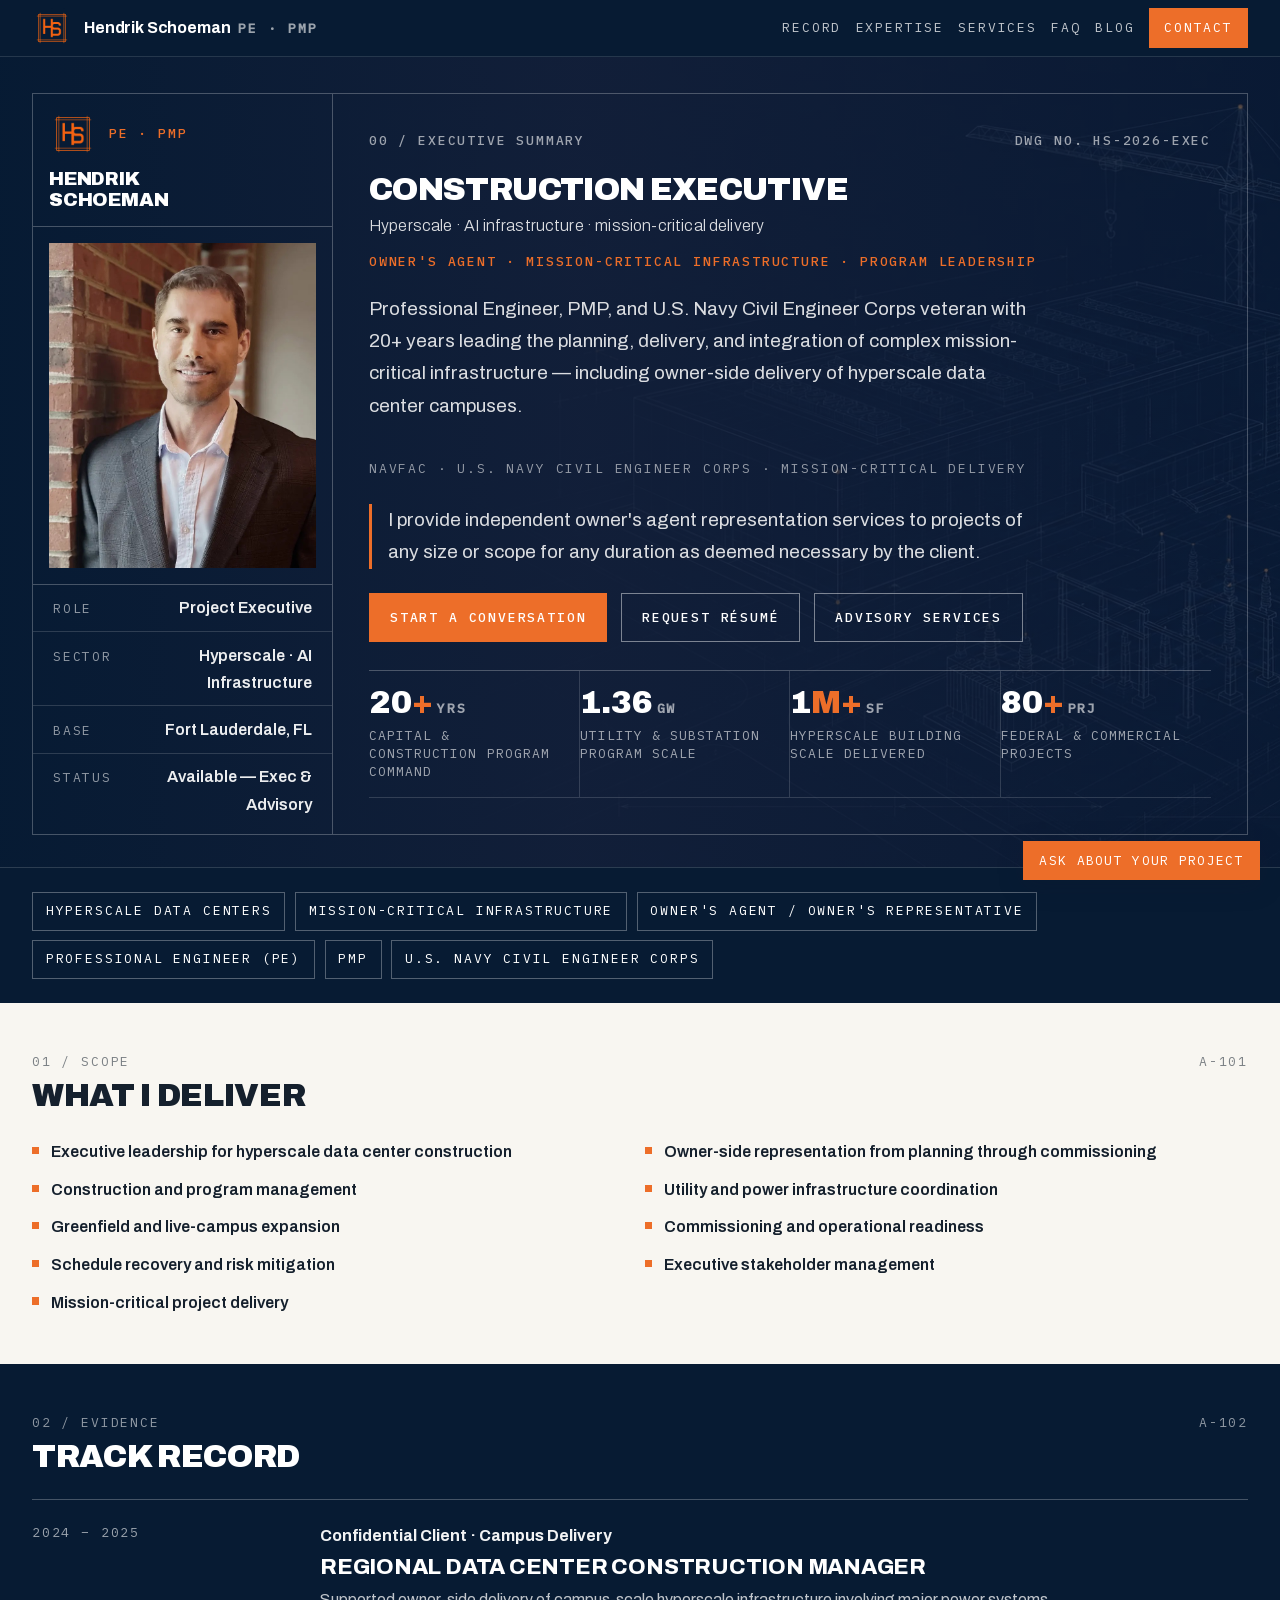
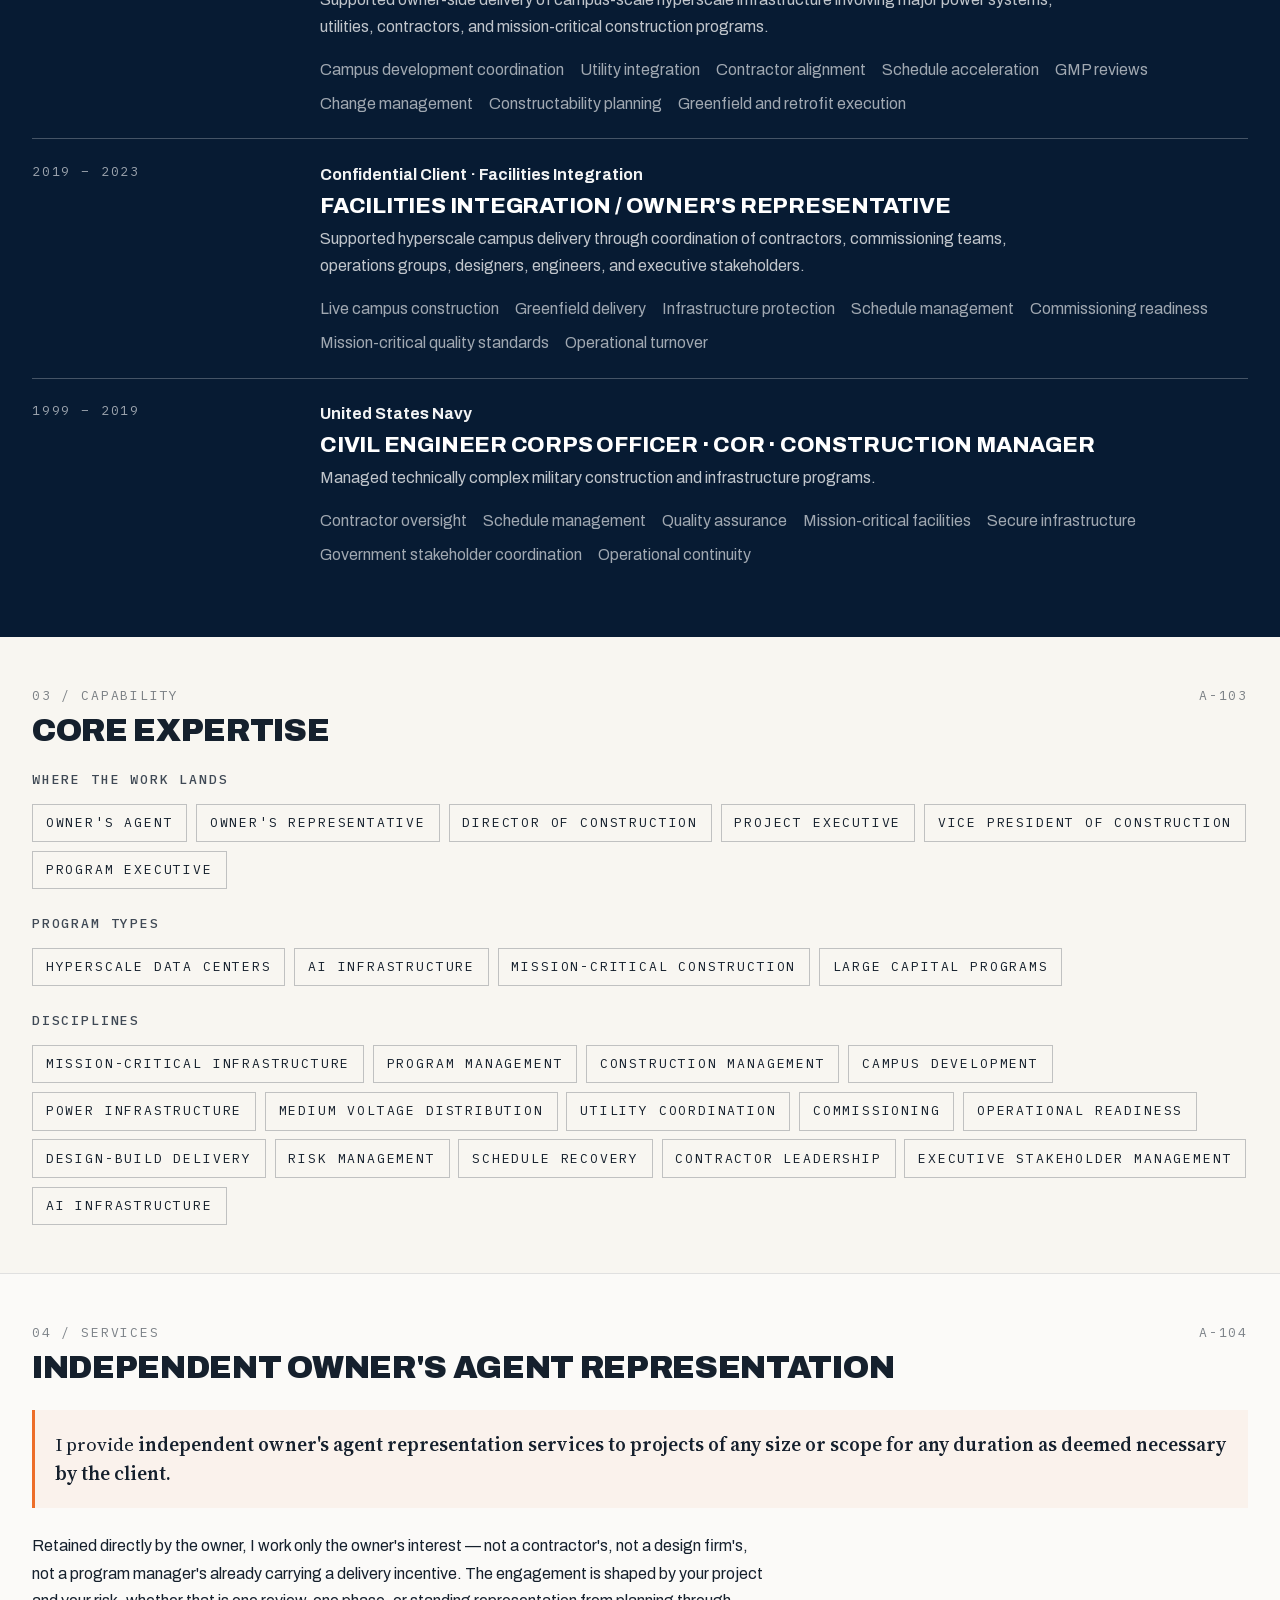
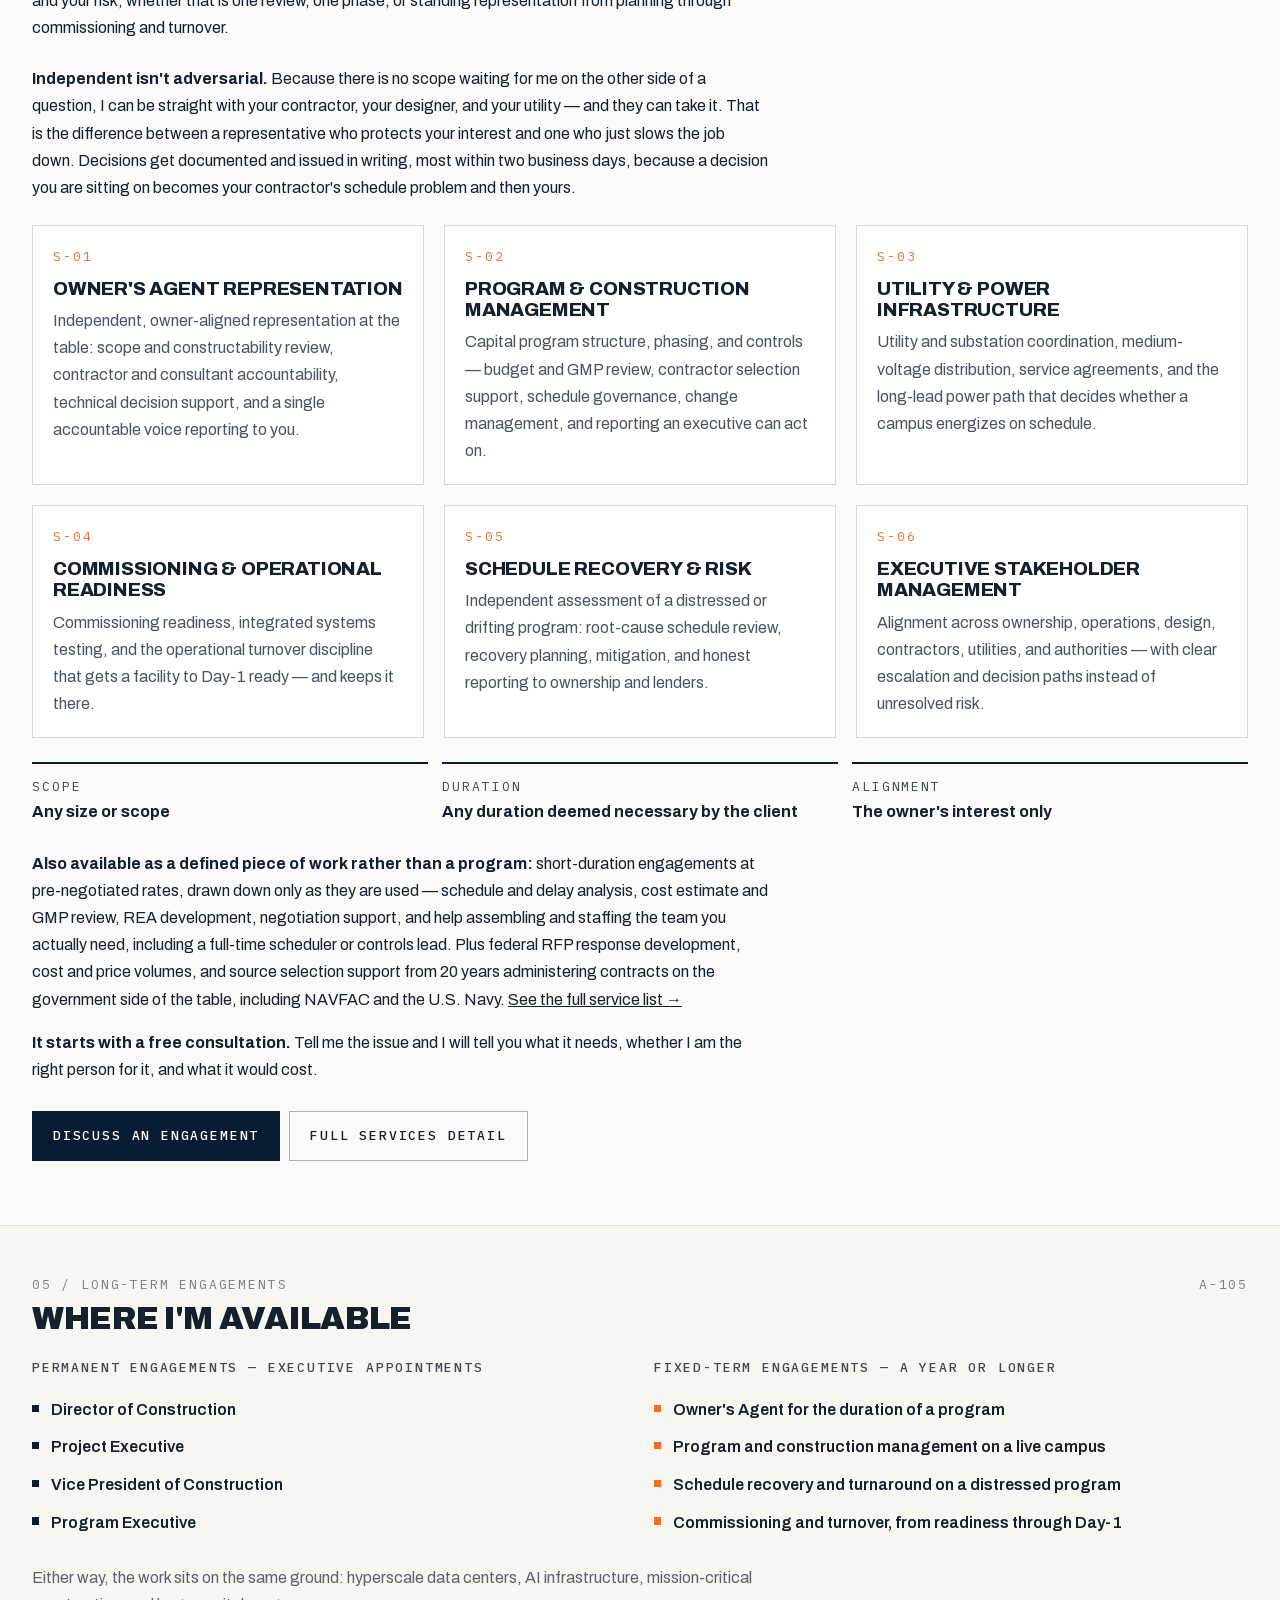
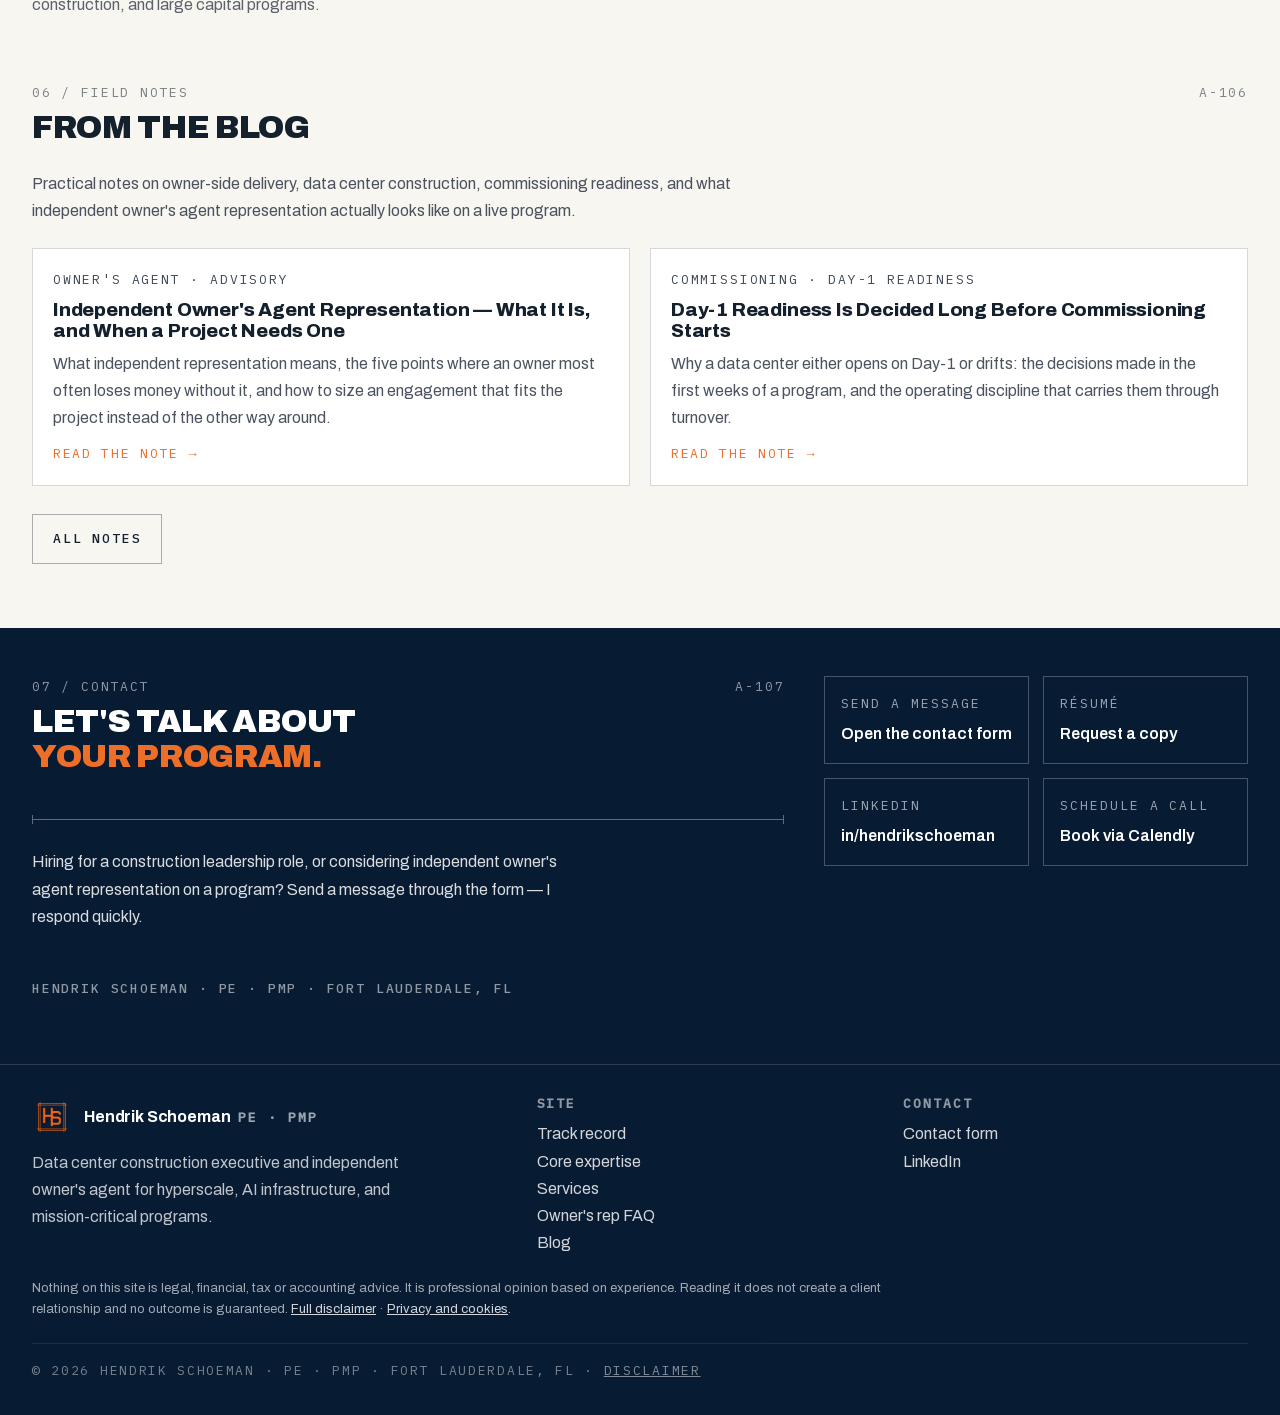
<file: index.html>
<!doctype html>
<html lang="en">
<head>
<meta charset="utf-8">
<meta name="viewport" content="width=device-width, initial-scale=1">
<title>Hendrik Schoeman, PE, PMP — Data Center Construction Executive &amp; Owner's Agent</title>
<meta name="description" content="Hendrik Schoeman, PE, PMP — construction executive and independent owner's agent for hyperscale data centers, AI infrastructure, and mission-critical programs. 1.36 GW utility scale, 20+ years, U.S. Navy Civil Engineer Corps.">
<meta name="author" content="Hendrik Schoeman">
<meta name="robots" content="index, follow">
<link rel="canonical" href="https://hendrikexec.com/">
<meta name="theme-color" content="#14203a">

<meta property="og:type" content="profile">
<meta property="og:title" content="Hendrik Schoeman, PE, PMP — Data Center Construction Executive">
<meta property="og:description" content="Owner-side delivery, mission-critical infrastructure, and independent owner's agent representation for projects of any size or scope.">
<meta property="og:url" content="https://hendrikexec.com/">
<meta property="og:image" content="https://hendrikexec.com/assets/hendrik-schoeman-headshot.jpg">

<link rel="stylesheet" href="assets/fonts.css">
<link rel="stylesheet" href="styles.css">

<script type="application/ld+json">
{
  "@context": "https://schema.org",
  "@type": "Person",
  "name": "Hendrik Schoeman",
  "honorificSuffix": "PE, PMP",
  "jobTitle": "Data Center Construction Executive",
  "url": "https://hendrikexec.com/",
  "address": { "@type": "PostalAddress", "addressLocality": "Fort Lauderdale", "addressRegion": "FL", "addressCountry": "US" },
  "sameAs": ["https://linkedin.com/in/hendrikschoeman"],
  "knowsAbout": [
    "Hyperscale data center construction",
    "Mission-critical infrastructure",
    "Owner's agent representation",
    "Construction and program management",
    "Utility and power infrastructure coordination",
    "Commissioning and operational readiness"
  ],
  "makesOffer": {
    "@type": "Offer",
    "itemOffered": {
      "@type": "Service",
      "name": "Independent owner's agent representation",
      "description": "Independent owner's agent representation services for projects of any size or scope, for any duration as deemed necessary by the client.",
      "areaServed": "United States"
    }
  }
}
</script>
</head>
<body>
<a class="skip-link" href="#main">Skip to content</a>

<header class="site-header blueprint-grid">
  <div class="container bar">
    <a class="brand" href="./" aria-label="Hendrik Schoeman — home">
      <img src="assets/hs-monogram.webp" alt="HS monogram" width="40" height="40">
      <span class="brand-name">Hendrik Schoeman<span class="brand-cred">PE · PMP</span></span>
    </a>
    <nav class="site-nav" aria-label="Primary">
      <a href="#record">Record</a>
      <a href="#expertise">Expertise</a>
      <a href="#services">Services</a>
      <a href="faq.html">FAQ</a>
      <a href="blog">Blog</a>
      <a class="nav-cta" href="#contact">Contact</a>
    </nav>
  </div>
</header>

<main id="main">

  <!-- 00 · Executive summary -->
  <section class="hero">
    <img class="hero-bg" src="assets/hero-blueprint-navy.webp" alt="" aria-hidden="true">
    <div class="hero-veil" aria-hidden="true"></div>
    <div class="container">
      <div class="title-block">
        <aside class="aside">
          <div class="aside-cell">
            <div class="seal">
              <img src="assets/hs-monogram.webp" alt="" width="48" height="48">
              <span class="tech-label seal-cred">PE · PMP</span>
            </div>
            <div class="name-stack">HENDRIK<br>SCHOEMAN</div>
          </div>
          <div class="aside-cell">
            <img src="assets/hendrik-schoeman-headshot.jpg" alt="Hendrik Schoeman, PE, PMP — data center construction executive" width="600" height="800">
          </div>
          <dl class="spec-list">
            <div><dt>ROLE</dt><dd>Project Executive</dd></div>
            <div><dt>SECTOR</dt><dd>Hyperscale · AI Infrastructure</dd></div>
            <div><dt>BASE</dt><dd>Fort Lauderdale, FL</dd></div>
            <div><dt>STATUS</dt><dd>Available — Exec &amp; Advisory</dd></div>
          </dl>
        </aside>

        <div class="main">
          <div class="sheet-meta">
            <span class="tech-label">00 / Executive Summary</span>
            <span class="tech-label">DWG NO. HS-2026-EXEC</span>
          </div>

          <h1>
            Construction Executive
            <span class="thin">Hyperscale · AI infrastructure · mission-critical delivery</span>
          </h1>

          <p class="tech-label role-line">Owner's Agent · Mission-Critical Infrastructure · Program Leadership</p>

          <p class="lede">Professional Engineer, PMP, and U.S. Navy Civil Engineer Corps veteran with 20+ years leading the planning, delivery, and integration of complex mission-critical infrastructure — including owner-side delivery of hyperscale data center campuses.</p>

          <p class="org-line">NAVFAC · U.S. Navy Civil Engineer Corps · Mission-Critical Delivery</p>

          <p class="lede" style="border-left:3px solid var(--flag);padding-left:1rem;margin-bottom:1.5rem;">
            I provide independent owner's agent representation services to projects of any size or scope for any duration as deemed necessary by the client.
          </p>

          <div class="hero-actions">
            <a class="btn btn-flag" href="#contact-form" data-contact-open>Start a Conversation</a>
            <a class="btn btn-outline-light" href="#contact-form" data-contact-open data-contact-intent="resume">Request Résumé</a>
            <a class="btn btn-outline-light" href="#services">Advisory Services</a>
          </div>

          <div class="metrics">
            <div class="metric"><div class="value">20<span class="suffix">+</span><span class="unit">YRS</span></div><div class="label">Capital &amp; construction program command</div></div>
            <div class="metric"><div class="value">1.36<span class="unit">GW</span></div><div class="label">Utility &amp; substation program scale</div></div>
            <div class="metric"><div class="value">1<span class="suffix">M+</span><span class="unit">SF</span></div><div class="label">Hyperscale building scale delivered</div></div>
            <div class="metric"><div class="value">80<span class="suffix">+</span><span class="unit">PRJ</span></div><div class="label">Federal &amp; commercial projects</div></div>
          </div>
        </div>
      </div>
    </div>
  </section>

  <!-- Credentials strip -->
  <section class="sheet-dark" style="border-top:1px solid rgba(255,255,255,.15);">
    <div class="container" style="padding-top:1.5rem;padding-bottom:1.5rem;display:flex;flex-wrap:wrap;gap:.6rem;">
      <span class="badge">Hyperscale Data Centers</span>
      <span class="badge">Mission-Critical Infrastructure</span>
      <span class="badge">Owner's Agent / Owner's Representative</span>
      <span class="badge">Professional Engineer (PE)</span>
      <span class="badge">PMP</span>
      <span class="badge">U.S. Navy Civil Engineer Corps</span>
    </div>
  </section>

  <!-- 01 · Scope -->
  <section class="section sheet-light" id="scope">
    <div class="container">
      <div class="sheet-head">
        <div>
          <div class="sheet-number">01 / Scope</div>
          <h2>What I Deliver</h2>
        </div>
        <div class="sheet-ref">A-101</div>
      </div>
      <ul class="icon-list">
        <li><span class="strong">Executive leadership for hyperscale data center construction</span></li>
        <li><span class="strong">Owner-side representation from planning through commissioning</span></li>
        <li><span class="strong">Construction and program management</span></li>
        <li><span class="strong">Utility and power infrastructure coordination</span></li>
        <li><span class="strong">Greenfield and live-campus expansion</span></li>
        <li><span class="strong">Commissioning and operational readiness</span></li>
        <li><span class="strong">Schedule recovery and risk mitigation</span></li>
        <li><span class="strong">Executive stakeholder management</span></li>
        <li><span class="strong">Mission-critical project delivery</span></li>
      </ul>
    </div>
  </section>

  <!-- 02 · Evidence -->
  <section class="section sheet-dark blueprint-grid" id="record">
    <div class="container">
      <div class="sheet-head">
        <div>
          <div class="sheet-number">02 / Evidence</div>
          <h2>Track Record</h2>
        </div>
        <div class="sheet-ref">A-102</div>
      </div>

      <article class="record-entry">
        <div><div class="period">2024 – 2025</div></div>
        <div>
          <div class="org">Confidential Client · Campus Delivery</div>
          <h3>Regional Data Center Construction Manager</h3>
          <p class="proof">Supported owner-side delivery of campus-scale hyperscale infrastructure involving major power systems, utilities, contractors, and mission-critical construction programs.</p>
          <div class="tag-row">
            <span>Campus development coordination</span><span>Utility integration</span><span>Contractor alignment</span><span>Schedule acceleration</span><span>GMP reviews</span><span>Change management</span><span>Constructability planning</span><span>Greenfield and retrofit execution</span>
          </div>
        </div>
      </article>

      <article class="record-entry">
        <div><div class="period">2019 – 2023</div></div>
        <div>
          <div class="org">Confidential Client · Facilities Integration</div>
          <h3>Facilities Integration / Owner's Representative</h3>
          <p class="proof">Supported hyperscale campus delivery through coordination of contractors, commissioning teams, operations groups, designers, engineers, and executive stakeholders.</p>
          <div class="tag-row">
            <span>Live campus construction</span><span>Greenfield delivery</span><span>Infrastructure protection</span><span>Schedule management</span><span>Commissioning readiness</span><span>Mission-critical quality standards</span><span>Operational turnover</span>
          </div>
        </div>
      </article>

      <article class="record-entry">
        <div><div class="period">1999 – 2019</div></div>
        <div>
          <div class="org">United States Navy</div>
          <h3>Civil Engineer Corps Officer · COR · Construction Manager</h3>
          <p class="proof">Managed technically complex military construction and infrastructure programs.</p>
          <div class="tag-row">
            <span>Contractor oversight</span><span>Schedule management</span><span>Quality assurance</span><span>Mission-critical facilities</span><span>Secure infrastructure</span><span>Government stakeholder coordination</span><span>Operational continuity</span>
          </div>
        </div>
      </article>
    </div>
  </section>

  <!-- 03 · Capability -->
  <section class="section sheet-light" id="expertise">
    <div class="container">
      <div class="sheet-head">
        <div>
          <div class="sheet-number">03 / Capability</div>
          <h2>Core Expertise</h2>
        </div>
        <div class="sheet-ref">A-103</div>
      </div>

      <h3 class="tech-label" style="color:var(--muted);margin-bottom:1rem;">Where the work lands</h3>
      <div class="badge-row" style="margin-bottom:1.75rem;">
        <span class="badge badge-dark">Owner's Agent</span>
        <span class="badge badge-dark">Owner's Representative</span>
        <span class="badge badge-dark">Director of Construction</span>
        <span class="badge badge-dark">Project Executive</span>
        <span class="badge badge-dark">Vice President of Construction</span>
        <span class="badge badge-dark">Program Executive</span>
      </div>

      <h3 class="tech-label" style="color:var(--muted);margin-bottom:1rem;">Program types</h3>
      <div class="badge-row" style="margin-bottom:1.75rem;">
        <span class="badge badge-dark">Hyperscale Data Centers</span>
        <span class="badge badge-dark">AI Infrastructure</span>
        <span class="badge badge-dark">Mission-Critical Construction</span>
        <span class="badge badge-dark">Large Capital Programs</span>
      </div>

      <h3 class="tech-label" style="color:var(--muted);margin-bottom:1rem;">Disciplines</h3>
      <div class="badge-row">
        <span class="badge badge-dark">Mission-Critical Infrastructure</span>
        <span class="badge badge-dark">Program Management</span>
        <span class="badge badge-dark">Construction Management</span>
        <span class="badge badge-dark">Campus Development</span>
        <span class="badge badge-dark">Power Infrastructure</span>
        <span class="badge badge-dark">Medium Voltage Distribution</span>
        <span class="badge badge-dark">Utility Coordination</span>
        <span class="badge badge-dark">Commissioning</span>
        <span class="badge badge-dark">Operational Readiness</span>
        <span class="badge badge-dark">Design-Build Delivery</span>
        <span class="badge badge-dark">Risk Management</span>
        <span class="badge badge-dark">Schedule Recovery</span>
        <span class="badge badge-dark">Contractor Leadership</span>
        <span class="badge badge-dark">Executive Stakeholder Management</span>
        <span class="badge badge-dark">AI Infrastructure</span>
      </div>
    </div>
  </section>

  <!-- 04 · Services (independent owner's agent representation) -->
  <section class="section" id="services" style="background:#fbfaf8;border-top:1px solid rgba(26,35,51,.12);border-bottom:1px solid rgba(26,35,51,.12);">
    <div class="container">
      <div class="sheet-head">
        <div>
          <div class="sheet-number">04 / Services</div>
          <h2>Independent Owner's Agent Representation</h2>
        </div>
        <div class="sheet-ref">A-104</div>
      </div>

      <p class="statement">I provide <strong>independent owner's agent representation services to projects of any size or scope for any duration as deemed necessary by the client.</strong></p>

      <p style="max-width:var(--measure);margin-bottom:1.5rem;">Retained directly by the owner, I work only the owner's interest — not a contractor's, not a design firm's, not a program manager's already carrying a delivery incentive. The engagement is shaped by your project and your risk, whether that is one review, one phase, or standing representation from planning through commissioning and turnover.</p>

      <p style="max-width:var(--measure);margin-bottom:1.5rem;"><strong>Independent isn't adversarial.</strong> Because there is no scope waiting for me on the other side of a question, I can be straight with your contractor, your designer, and your utility — and they can take it. That is the difference between a representative who protects your interest and one who just slows the job down. Decisions get documented and issued in writing, most within two business days, because a decision you are sitting on becomes your contractor's schedule problem and then yours.</p>

      <div class="service-grid">
        <article class="service-card">
          <div class="index">S-01</div>
          <h3>Owner's Agent Representation</h3>
          <p>Independent, owner-aligned representation at the table: scope and constructability review, contractor and consultant accountability, technical decision support, and a single accountable voice reporting to you.</p>
        </article>
        <article class="service-card">
          <div class="index">S-02</div>
          <h3>Program &amp; Construction Management</h3>
          <p>Capital program structure, phasing, and controls — budget and GMP review, contractor selection support, schedule governance, change management, and reporting an executive can act on.</p>
        </article>
        <article class="service-card">
          <div class="index">S-03</div>
          <h3>Utility &amp; Power Infrastructure</h3>
          <p>Utility and substation coordination, medium-voltage distribution, service agreements, and the long-lead power path that decides whether a campus energizes on schedule.</p>
        </article>
        <article class="service-card">
          <div class="index">S-04</div>
          <h3>Commissioning &amp; Operational Readiness</h3>
          <p>Commissioning readiness, integrated systems testing, and the operational turnover discipline that gets a facility to Day-1 ready — and keeps it there.</p>
        </article>
        <article class="service-card">
          <div class="index">S-05</div>
          <h3>Schedule Recovery &amp; Risk</h3>
          <p>Independent assessment of a distressed or drifting program: root-cause schedule review, recovery planning, mitigation, and honest reporting to ownership and lenders.</p>
        </article>
        <article class="service-card">
          <div class="index">S-06</div>
          <h3>Executive Stakeholder Management</h3>
          <p>Alignment across ownership, operations, design, contractors, utilities, and authorities — with clear escalation and decision paths instead of unresolved risk.</p>
        </article>
      </div>

      <div class="terms">
        <div class="term"><div class="term-label">Scope</div><div class="term-value">Any size or scope</div></div>
        <div class="term"><div class="term-label">Duration</div><div class="term-value">Any duration deemed necessary by the client</div></div>
        <div class="term"><div class="term-label">Alignment</div><div class="term-value">The owner's interest only</div></div>
      </div>

      <p style="max-width:var(--measure);margin-top:1.5rem;"><strong>Also available as a defined piece of work rather than a program:</strong> short-duration engagements at pre-negotiated rates, drawn down only as they are used — schedule and delay analysis, cost estimate and GMP review, REA development, negotiation support, and help assembling and staffing the team you actually need, including a full-time scheduler or controls lead. Plus federal RFP response development, cost and price volumes, and source selection support from 20 years administering contracts on the government side of the table, including NAVFAC and the U.S. Navy. <a href="services.html">See the full service list →</a></p>

      <p style="max-width:var(--measure);"><strong>It starts with a free consultation.</strong> Tell me the issue and I will tell you what it needs, whether I am the right person for it, and what it would cost.</p>

      <p style="margin-top:1.75rem;"><a class="btn btn-navy" href="#contact-form" data-contact-open>Discuss an engagement</a> &nbsp; <a class="btn btn-outline-dark" href="services.html">Full services detail</a></p>
    </div>
  </section>

  <!-- 05 · Long-term engagements -->
  <section class="section sheet-light" id="focus">
    <div class="container">
      <div class="sheet-head">
        <div>
          <div class="sheet-number">05 / Long-term engagements</div>
          <h2>Where I'm Available</h2>
        </div>
        <div class="sheet-ref">A-105</div>
      </div>
      <div style="display:grid;gap:1.75rem;" class="focus-grid">
        <div>
          <h3 class="tech-label" style="color:var(--muted);margin-bottom:1.25rem;">Permanent engagements — executive appointments</h3>
          <ul class="icon-list on-light">
            <li><span class="strong">Director of Construction</span></li>
            <li><span class="strong">Project Executive</span></li>
            <li><span class="strong">Vice President of Construction</span></li>
            <li><span class="strong">Program Executive</span></li>
          </ul>
        </div>
        <div>
          <h3 class="tech-label" style="color:var(--muted);margin-bottom:1.25rem;">Fixed-term engagements — a year or longer</h3>
          <ul class="icon-list">
            <li><span class="strong">Owner's Agent for the duration of a program</span></li>
            <li><span class="strong">Program and construction management on a live campus</span></li>
            <li><span class="strong">Schedule recovery and turnaround on a distressed program</span></li>
            <li><span class="strong">Commissioning and turnover, from readiness through Day-1</span></li>
          </ul>
        </div>
      </div>
      <p style="margin-top:1.75rem;color:rgba(26,35,51,.7);max-width:46rem;">Either way, the work sits on the same ground: hyperscale data centers, AI infrastructure, mission-critical construction, and large capital programs.</p>
    </div>
  </section>

  <!-- 06 · Field notes (blog) -->
  <section class="section sheet-light" id="blog" style="padding-top:0;">
    <div class="container">
      <div class="sheet-head">
        <div>
          <div class="sheet-number">06 / Field Notes</div>
          <h2>From the Blog</h2>
        </div>
        <div class="sheet-ref">A-106</div>
      </div>
      <p style="max-width:var(--measure);color:rgba(26,35,51,.78);">Practical notes on owner-side delivery, data center construction, commissioning readiness, and what independent owner's agent representation actually looks like on a live program.</p>
      <div class="post-list">
        <article class="post-card">
          <div class="post-meta">Owner's Agent · Advisory</div>
          <h3><a href="blog/independent-owners-agent-representation.html">Independent Owner's Agent Representation — What It Is, and When a Project Needs One</a></h3>
          <p>What independent representation means, the five points where an owner most often loses money without it, and how to size an engagement that fits the project instead of the other way around.</p>
          <a class="read-more" href="blog/independent-owners-agent-representation.html">Read the note →</a>
        </article>
        <article class="post-card">
          <div class="post-meta">Commissioning · Day-1 Readiness</div>
          <h3><a href="blog/day-1-readiness.html">Day-1 Readiness Is Decided Long Before Commissioning Starts</a></h3>
          <p>Why a data center either opens on Day-1 or drifts: the decisions made in the first weeks of a program, and the operating discipline that carries them through turnover.</p>
          <a class="read-more" href="blog/day-1-readiness.html">Read the note →</a>
        </article>
      </div>
      <p style="margin-top:1.75rem;"><a class="btn btn-outline-dark" href="blog">All notes</a></p>
    </div>
  </section>

  <!-- Contact -->
  <section class="section sheet-dark blueprint-grid" id="contact">
    <div class="container">
      <div class="contact-grid">
        <div>
          <div class="sheet-head">
            <div>
              <div class="sheet-number">07 / Contact</div>
              <h2 class="contact-headline"><span>Let's Talk About</span><span style="color:var(--flag)">Your Program.</span></h2>
            </div>
            <div class="sheet-ref">A-107</div>
          </div>
          <div class="dim-line" style="margin-bottom:1.75rem;"></div>
          <p style="color:rgba(255,255,255,.85);max-width:34rem;">Hiring for a construction leadership role, or considering independent owner's agent representation on a program? Send a message through the form — I respond quickly.</p>
        </div>

        <div class="contact-cards">
          <noscript><p style="margin:.9rem 0 0;font-size:.875rem;">The contact form needs JavaScript. Every other card here works without it — or reach out on <a href="https://linkedin.com/in/hendrikschoeman" target="_blank" rel="noopener noreferrer">LinkedIn</a>.</p></noscript>
          <a class="contact-card" href="#contact-form" data-contact-open>
            <div class="contact-label">Send a Message</div>
            <div class="contact-value">Open the contact form</div>
          </a>
          <a class="contact-card" href="#contact-form" data-contact-open data-contact-intent="resume">
            <div class="contact-label">Résumé</div>
            <div class="contact-value">Request a copy</div>
          </a>
          <a class="contact-card" href="https://linkedin.com/in/hendrikschoeman" target="_blank" rel="noopener noreferrer">
            <div class="contact-label">LinkedIn</div>
            <div class="contact-value">in/hendrikschoeman</div>
          </a>
          <a class="contact-card" href="https://calendly.com/navycec/new-meeting" target="_blank" rel="noopener noreferrer">
            <div class="contact-label">Schedule a Call</div>
            <div class="contact-value">Book via Calendly</div>
          </a>
        </div>
      </div>
      <p class="tech-label" style="margin-top:2rem;opacity:.55;">Hendrik Schoeman · PE · PMP · Fort Lauderdale, FL</p>
    </div>
  </section>

</main>

<footer class="site-footer">
  <div class="container">
    <div class="footer-grid">
      <div>
        <div class="brand" style="margin-bottom:.75rem;">
          <img src="assets/hs-monogram.webp" alt="" width="32" height="32">
          <span class="brand-name">Hendrik Schoeman<span class="brand-cred">PE · PMP</span></span>
        </div>
        <p style="margin:0;max-width:26rem;">Data center construction executive and independent owner's agent for hyperscale, AI infrastructure, and mission-critical programs.</p>
      </div>
      <div>
        <h3>Site</h3>
        <p style="margin:0;">
          <a href="#record">Track record</a><br>
          <a href="#expertise">Core expertise</a><br>
          <a href="#services">Services</a><br>
          <a href="faq.html">Owner's rep FAQ</a><br>
          <a href="blog">Blog</a>
        </p>
      </div>
      <div>
        <h3>Contact</h3>
        <p style="margin:0;">
          <a href="#contact-form" data-contact-open>Contact form</a><br>
          <a href="https://linkedin.com/in/hendrikschoeman" target="_blank" rel="noopener noreferrer">LinkedIn</a>
        </p>
      </div>
    </div>
    <p class="footer-legal" style="margin:1.35rem 0 .65rem;font-size:.8125rem;line-height:1.6;color:rgba(255,255,255,.62);max-width:54rem;">Nothing on this site is legal, financial, tax or accounting advice. It is professional opinion based on experience. Reading it does not create a client relationship and no outcome is guaranteed. <a href="disclaimer.html" style="text-decoration:underline;">Full disclaimer</a> · <a href="privacy.html" style="text-decoration:underline;">Privacy and cookies</a>.</p>
    <div class="footer-bottom">© 2026 Hendrik Schoeman · PE · PMP · Fort Lauderdale, FL · <a href="disclaimer.html" style="text-decoration:underline;">Disclaimer</a></div>
  </div>
</footer>

<style>
@media (min-width: 768px) {
    #scope .icon-list { grid-template-columns: repeat(2, minmax(0, 1fr)); }
    #focus .focus-grid { grid-template-columns: repeat(2, minmax(0, 1fr)); }
}
</style>
<script src="/assets/scope-chat.js" defer></script>
<script src="/assets/contact-form.js" defer></script>
</body>
</html>
</file>
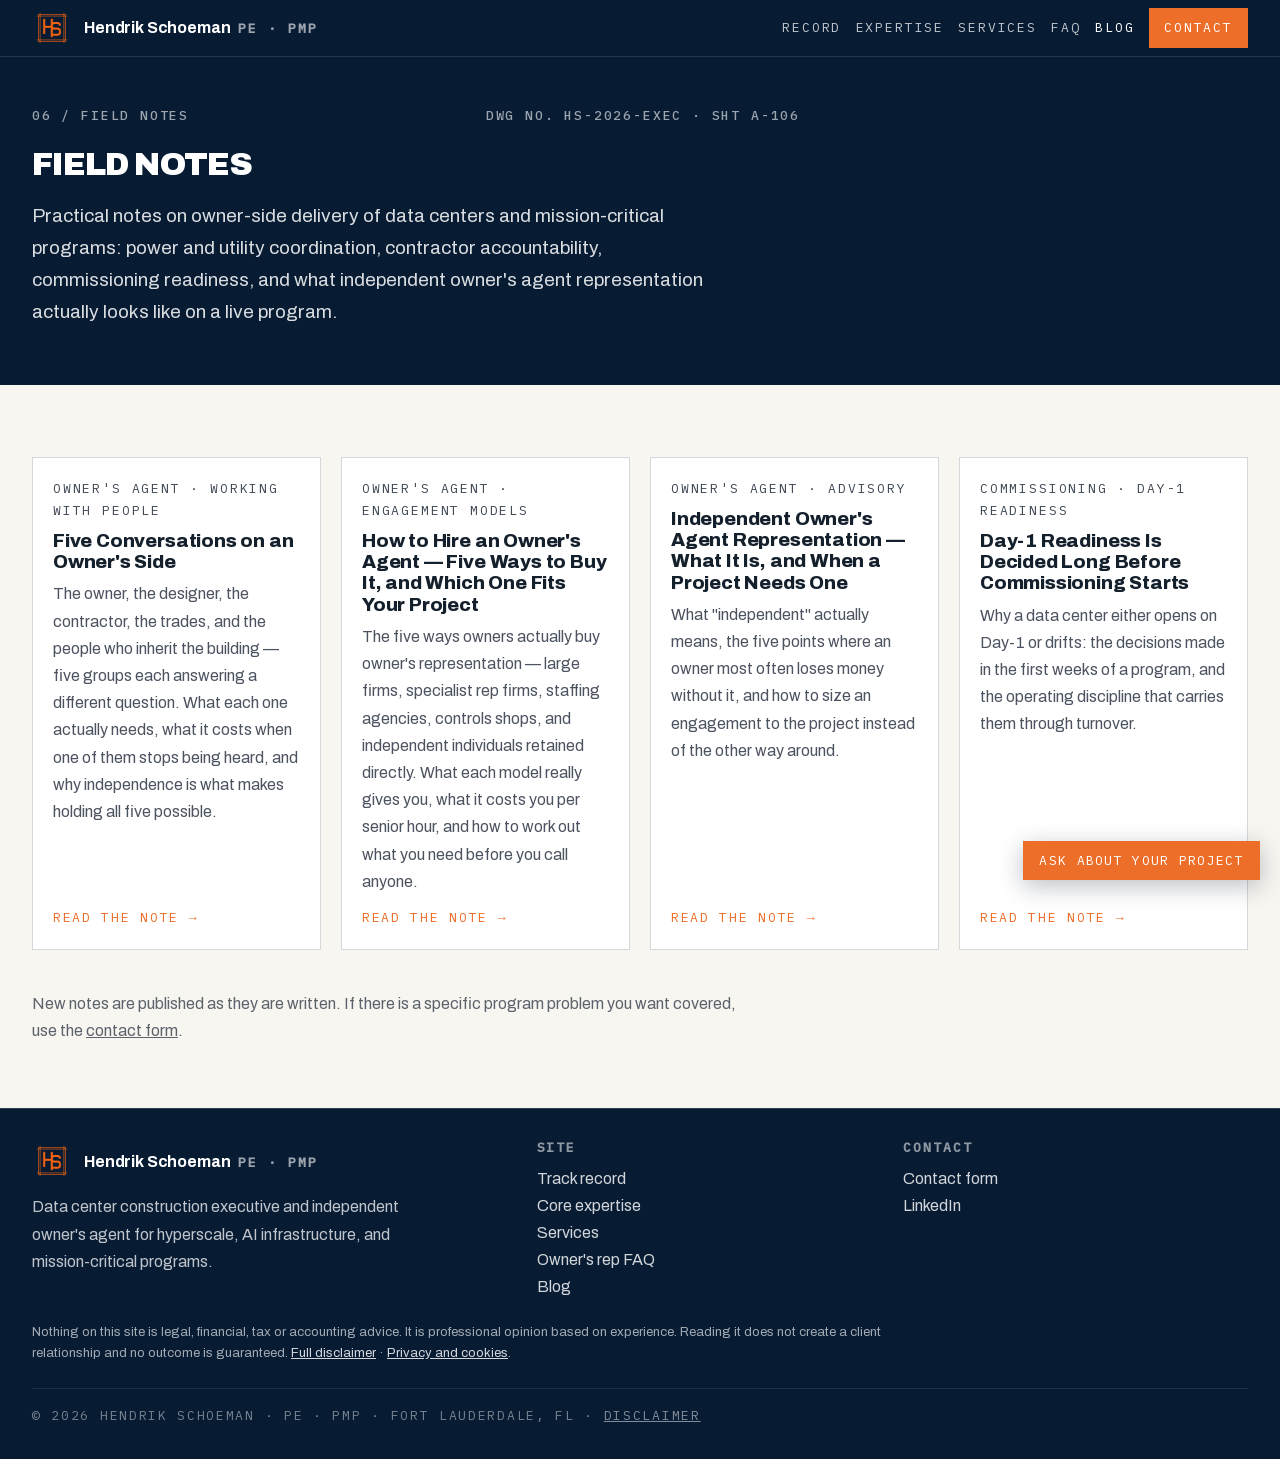
<file: blog/index.html>
<!doctype html>
<html lang="en">
<head>
<meta charset="utf-8">
<meta name="viewport" content="width=device-width, initial-scale=1">
<title>Field Notes — Owner-Side Delivery, Data Center Construction &amp; Commissioning | Hendrik Schoeman</title>
<meta name="description" content="Field notes on owner-side delivery, hyperscale data center construction, utility and power coordination, commissioning readiness, and independent owner's agent representation.">
<meta name="author" content="Hendrik Schoeman">
<meta name="robots" content="index, follow">
<link rel="canonical" href="https://hendrikexec.com/blog">
<meta name="theme-color" content="#14203a">
<meta property="og:type" content="website">
<meta property="og:title" content="Field Notes — Hendrik Schoeman, PE, PMP">
<meta property="og:description" content="Practical notes on owner-side delivery, data center construction, and commissioning readiness.">
<meta property="og:url" content="https://hendrikexec.com/blog">

<link rel="stylesheet" href="../assets/fonts.css">
<link rel="stylesheet" href="../styles.css">

<script type="application/ld+json">
{
  "@context": "https://schema.org",
  "@type": "Blog",
  "name": "Field Notes — Hendrik Schoeman",
  "url": "https://hendrikexec.com/blog",
  "author": { "@type": "Person", "name": "Hendrik Schoeman", "honorificSuffix": "PE, PMP", "url": "https://hendrikexec.com/" },
  "description": "Notes on owner-side delivery, data center construction, and commissioning readiness.",
  "blogPost": [
    {
      "@type": "BlogPosting",
      "headline": "How to Hire an Owner's Agent — Five Ways to Buy It, and Which One Fits Your Project",
      "url": "https://hendrikexec.com/blog/how-to-hire-an-owners-agent.html",
      "datePublished": "2026-10-03",
      "author": { "@type": "Person", "name": "Hendrik Schoeman" }
    },
    {
      "@type": "BlogPosting",
      "headline": "Independent Owner's Agent Representation — What It Is, and When a Project Needs One",
      "url": "https://hendrikexec.com/blog/independent-owners-agent-representation.html",
      "datePublished": "2026-10-01",
      "author": { "@type": "Person", "name": "Hendrik Schoeman" }
    },
    {
      "@type": "BlogPosting",
      "headline": "Day-1 Readiness Is Decided Long Before Commissioning Starts",
      "url": "https://hendrikexec.com/blog/day-1-readiness.html",
      "datePublished": "2026-10-01",
      "author": { "@type": "Person", "name": "Hendrik Schoeman" }
    }
  ]
}
</script>
</head>
<body>
<a class="skip-link" href="#main">Skip to content</a>

<header class="site-header blueprint-grid" id="top">
  <div class="container bar">
    <a class="brand" href="../" aria-label="Hendrik Schoeman — home">
      <img src="../assets/hs-monogram.webp" alt="HS monogram" width="40" height="40">
      <span class="brand-name">Hendrik Schoeman<span class="brand-cred">PE · PMP</span></span>
    </a>
    <nav class="site-nav" aria-label="Primary">
      <a href="../index.html#record">Record</a>
      <a href="../index.html#expertise">Expertise</a>
      <a href="../services.html">Services</a>
      <a href="../faq.html">FAQ</a>
      <a href="./" aria-current="page">Blog</a>
      <a class="nav-cta" href="../index.html#contact">Contact</a>
    </nav>
  </div>
</header>

<main id="main">

  <section class="hero" style="padding:0;">
    <div class="container" style="padding-top:3rem;padding-bottom:2.5rem;">
      <div class="sheet-meta" style="max-width:48rem;">
        <span class="tech-label">06 / Field Notes</span>
        <span class="tech-label">DWG NO. HS-2026-EXEC · SHT A-106</span>
      </div>
      <h1 class="page-heading">Field Notes</h1>
      <p class="lede" style="margin-top:1rem;">Practical notes on owner-side delivery of data centers and mission-critical programs: power and utility coordination, contractor accountability, commissioning readiness, and what independent owner's agent representation actually looks like on a live program.</p>
    </div>
  </section>

  <section class="section sheet-light">
    <div class="container">
      <div class="post-list">
        <article class="post-card">
          <div class="post-meta">Owner's Agent · Working With People</div>
          <h2><a href="five-conversations.html">Five Conversations on an Owner's Side</a></h2>
          <p>The owner, the designer, the contractor, the trades, and the people who inherit the building — five groups each answering a different question. What each one actually needs, what it costs when one of them stops being heard, and why independence is what makes holding all five possible.</p>
          <a class="read-more" href="five-conversations.html">Read the note →</a>
        </article>
        <article class="post-card">
          <div class="post-meta">Owner's Agent · Engagement Models</div>
          <h2><a href="how-to-hire-an-owners-agent.html">How to Hire an Owner's Agent — Five Ways to Buy It, and Which One Fits Your Project</a></h2>
          <p>The five ways owners actually buy owner's representation — large firms, specialist rep firms, staffing agencies, controls shops, and independent individuals retained directly. What each model really gives you, what it costs you per senior hour, and how to work out what you need before you call anyone.</p>
          <a class="read-more" href="how-to-hire-an-owners-agent.html">Read the note →</a>
        </article>
        <article class="post-card">
          <div class="post-meta">Owner's Agent · Advisory</div>
          <h2><a href="independent-owners-agent-representation.html">Independent Owner's Agent Representation — What It Is, and When a Project Needs One</a></h2>
          <p>What "independent" actually means, the five points where an owner most often loses money without it, and how to size an engagement to the project instead of the other way around.</p>
          <a class="read-more" href="independent-owners-agent-representation.html">Read the note →</a>
        </article>
        <article class="post-card">
          <div class="post-meta">Commissioning · Day-1 Readiness</div>
          <h2><a href="day-1-readiness.html">Day-1 Readiness Is Decided Long Before Commissioning Starts</a></h2>
          <p>Why a data center either opens on Day-1 or drifts: the decisions made in the first weeks of a program, and the operating discipline that carries them through turnover.</p>
          <a class="read-more" href="day-1-readiness.html">Read the note →</a>
        </article>
      </div>

      <p style="margin-top:2.5rem;color:rgba(26,35,51,.7);max-width:44rem;">New notes are published as they are written. If there is a specific program problem you want covered, use the <a href="../index.html#contact-form" data-contact-open>contact form</a>.</p>
    </div>
  </section>

</main>

<footer class="site-footer">
  <div class="container">
    <div class="footer-grid">
      <div>
        <div class="brand" style="margin-bottom:.75rem;">
          <img src="../assets/hs-monogram.webp" alt="" width="32" height="32">
          <span class="brand-name">Hendrik Schoeman<span class="brand-cred">PE · PMP</span></span>
        </div>
        <p style="margin:0;max-width:26rem;">Data center construction executive and independent owner's agent for hyperscale, AI infrastructure, and mission-critical programs.</p>
      </div>
      <div>
        <h3>Site</h3>
        <p style="margin:0;">
          <a href="../index.html#record">Track record</a><br>
          <a href="../index.html#expertise">Core expertise</a><br>
          <a href="../services.html">Services</a><br>
          <a href="../faq.html">Owner's rep FAQ</a><br>
          <a href="./">Blog</a>
        </p>
      </div>
      <div>
        <h3>Contact</h3>
        <p style="margin:0;">
          <a href="../index.html#contact-form" data-contact-open>Contact form</a><br>
          <a href="https://linkedin.com/in/hendrikschoeman" target="_blank" rel="noopener noreferrer">LinkedIn</a>
        </p>
      </div>
    </div>
    <p class="footer-legal" style="margin:1.35rem 0 .65rem;font-size:.8125rem;line-height:1.6;color:rgba(255,255,255,.62);max-width:54rem;">Nothing on this site is legal, financial, tax or accounting advice. It is professional opinion based on experience. Reading it does not create a client relationship and no outcome is guaranteed. <a href="../disclaimer.html" style="text-decoration:underline;">Full disclaimer</a> · <a href="../privacy.html" style="text-decoration:underline;">Privacy and cookies</a>.</p>
    <div class="footer-bottom">© 2026 Hendrik Schoeman · PE · PMP · Fort Lauderdale, FL · <a href="../disclaimer.html" style="text-decoration:underline;">Disclaimer</a></div>
  </div>
</footer>

<a class="back-to-top" href="#top">
  <svg width="14" height="14" viewBox="0 0 24 24" fill="none" stroke="currentColor" stroke-width="2.2" aria-hidden="true"><path d="M12 19V5"/><path d="m5 12 7-7 7 7"/></svg>
  Back to top
</a>
<script src="../assets/back-to-top.js" defer></script>
<script src="/assets/scope-chat.js" defer></script>
<script src="/assets/contact-form.js" defer></script>
</body>
</html>
</file>
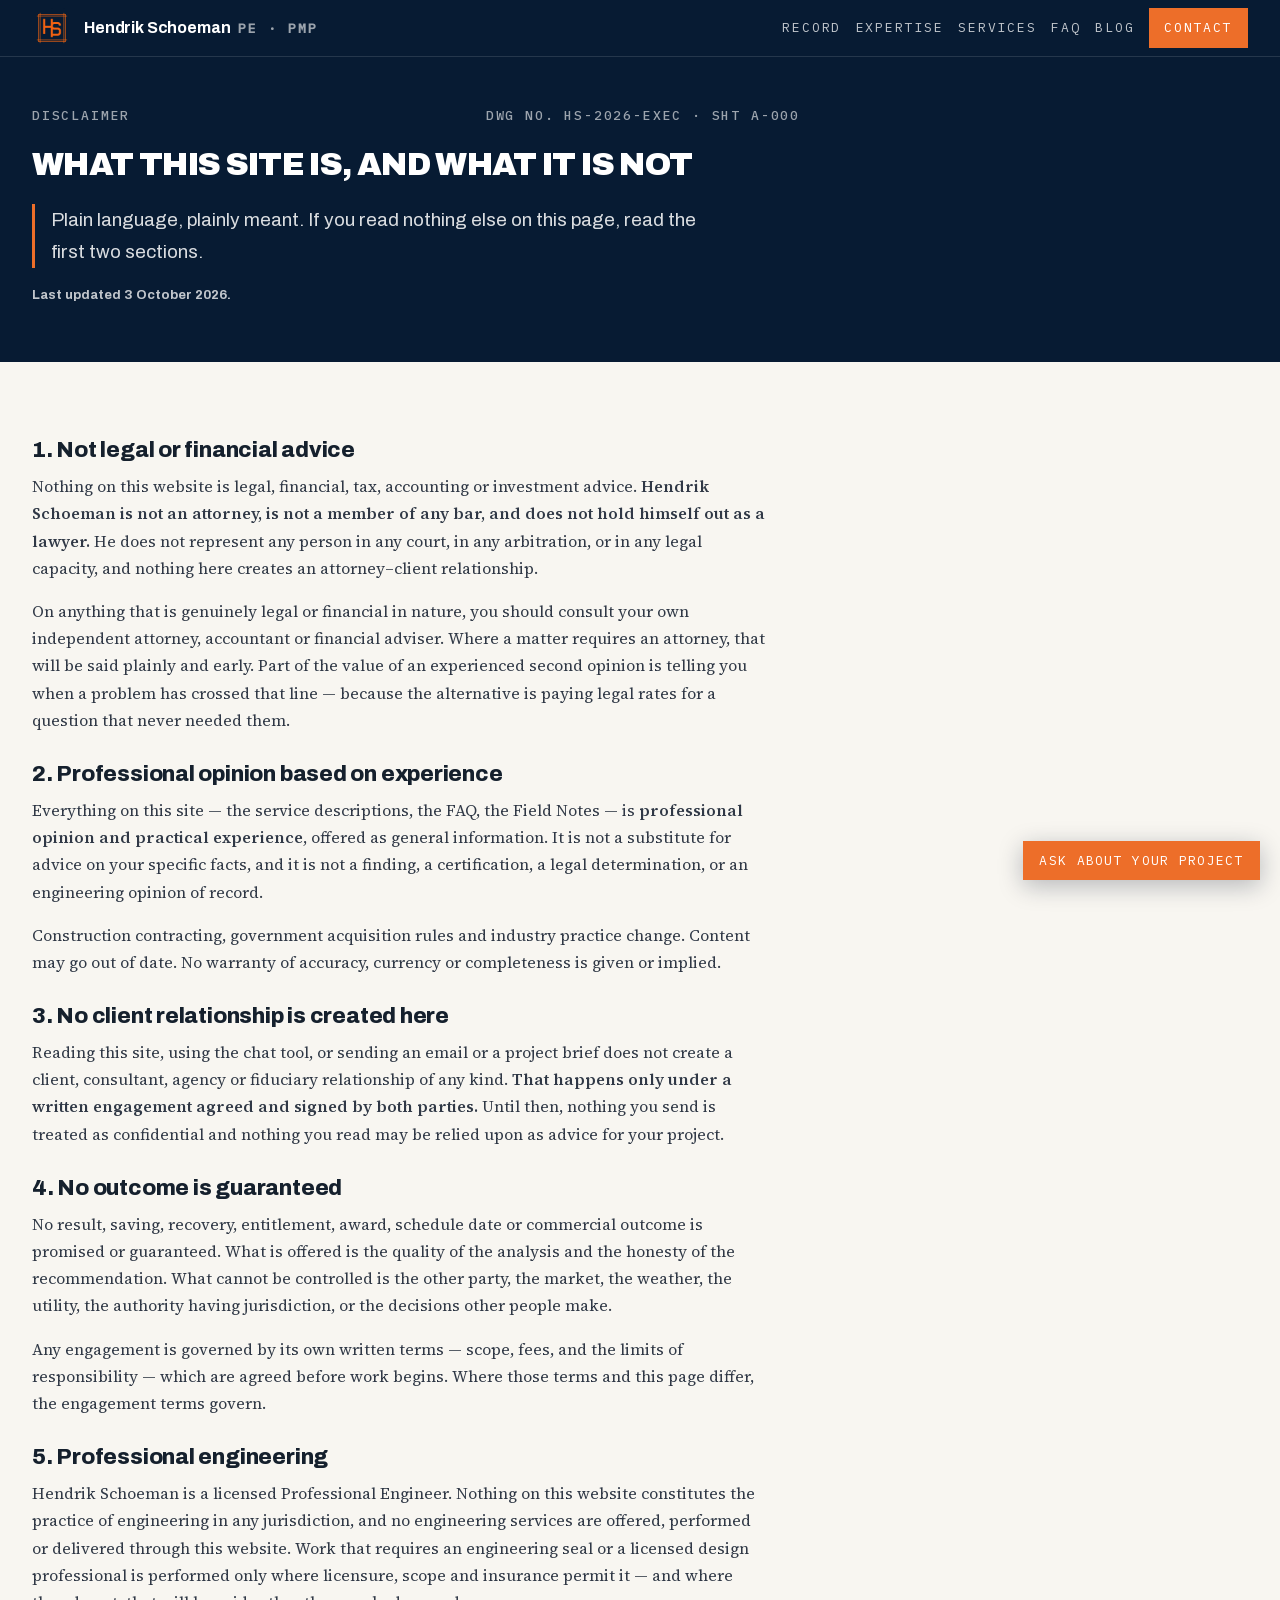
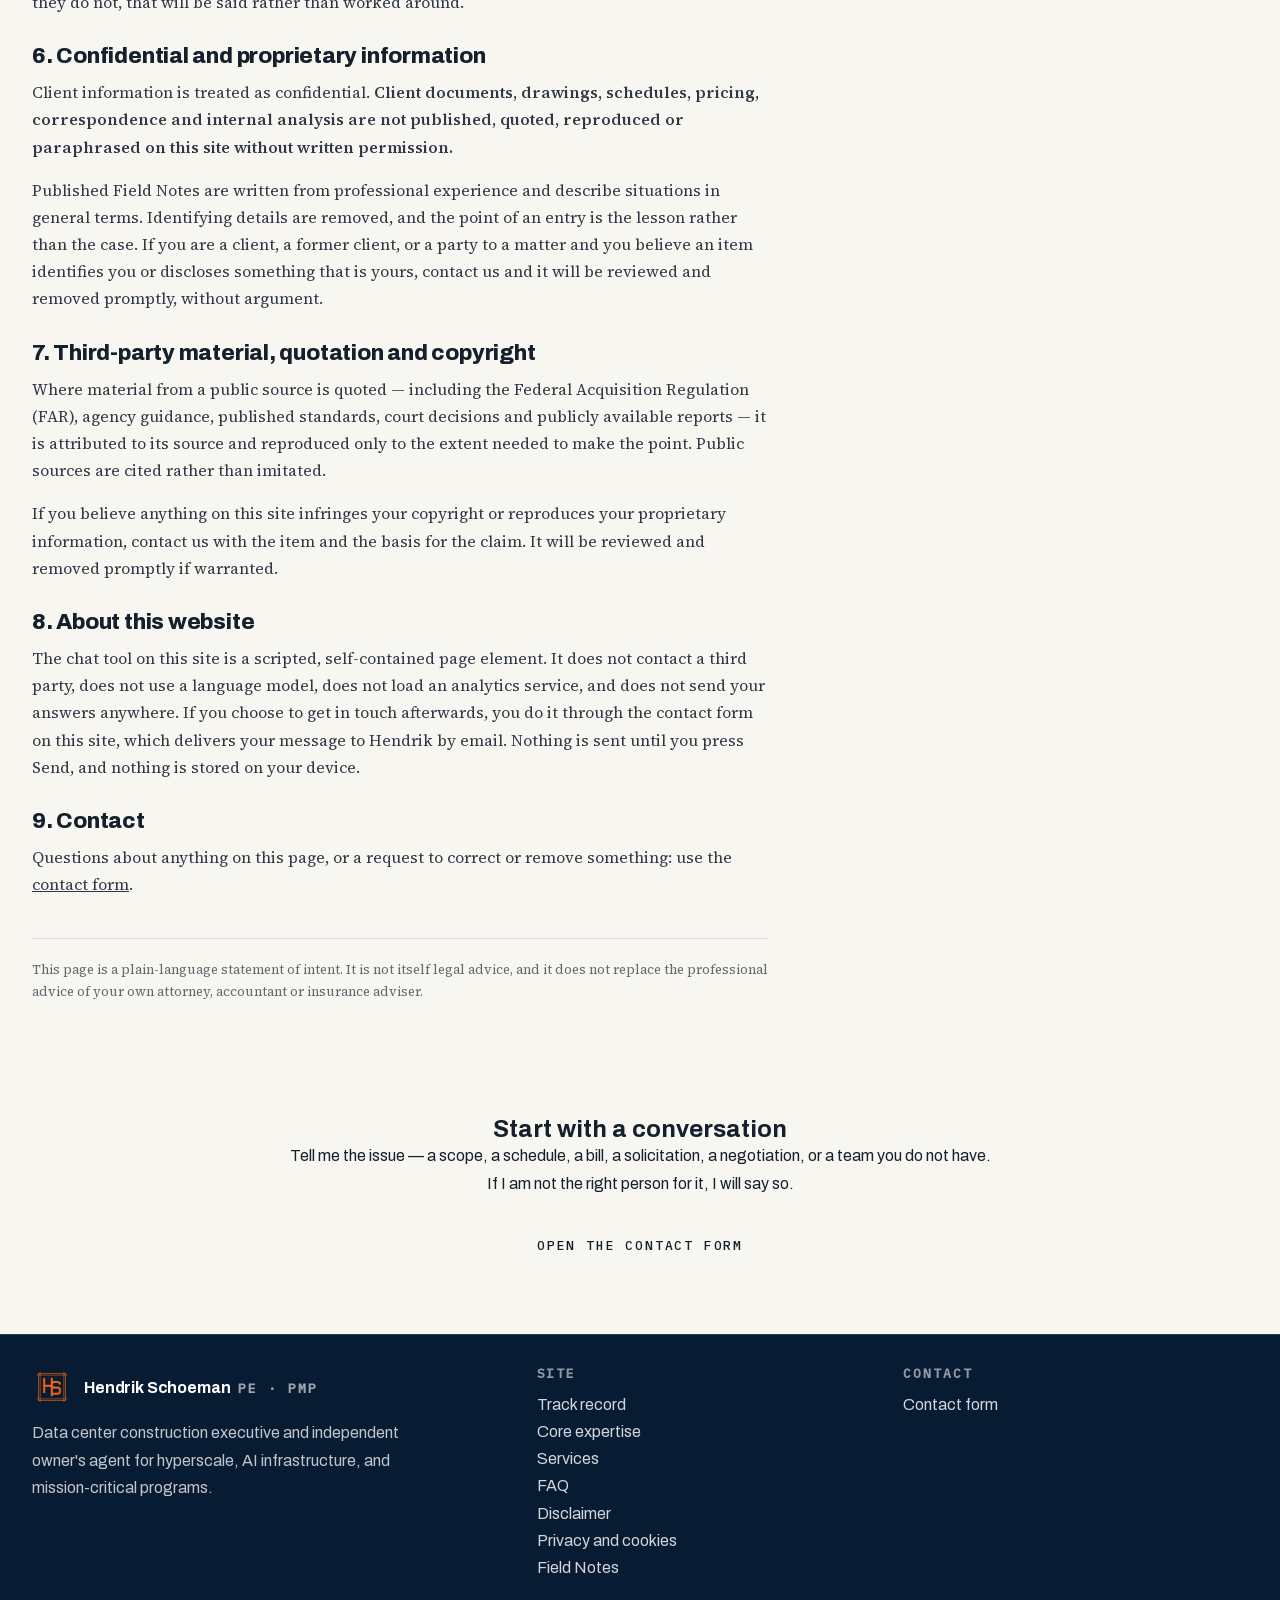
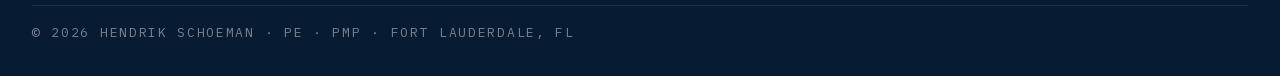
<file: disclaimer.html>
<!doctype html>
<html lang="en">
<head>
<meta charset="utf-8">
<meta name="viewport" content="width=device-width, initial-scale=1">
<title>Disclaimer — Professional Opinion, Not Legal or Financial Advice | Hendrik Schoeman, PE, PMP</title>
<meta name="description" content="What this site is and is not: professional opinion based on experience, not legal, financial, tax or accounting advice. No client relationship is created by reading it, no outcome is guaranteed, and confidential client information is never published without written permission.">
<meta name="author" content="Hendrik Schoeman">
<meta name="robots" content="index, follow">
<link rel="canonical" href="https://hendrikexec.com/disclaimer.html">
<meta name="theme-color" content="#14203a">

<meta property="og:type" content="website">
<meta property="og:title" content="Disclaimer — Professional Opinion, Not Legal or Financial Advice">
<meta property="og:description" content="Nothing on this site is legal, financial, tax or accounting advice. It is professional opinion based on experience.">
<meta property="og:url" content="https://hendrikexec.com/disclaimer.html">

<link rel="stylesheet" href="assets/fonts.css">
<link rel="stylesheet" href="styles.css">
</head>
<body>
<a class="skip-link" href="#main">Skip to content</a>

<header class="site-header blueprint-grid" id="top">
  <div class="container bar">
    <a class="brand" href="./" aria-label="Hendrik Schoeman — home">
      <img src="assets/hs-monogram.webp" alt="HS monogram" width="40" height="40">
      <span class="brand-name">Hendrik Schoeman<span class="brand-cred">PE · PMP</span></span>
    </a>
    <nav class="site-nav" aria-label="Primary">
      <a href="index.html#record">Record</a>
      <a href="index.html#expertise">Expertise</a>
      <a href="services.html">Services</a>
      <a href="faq.html">FAQ</a>
      <a href="blog">Blog</a>
      <a class="nav-cta" href="index.html#contact">Contact</a>
    </nav>
  </div>
</header>

<main id="main">

  <section class="hero" style="padding:0;">
    <div class="container" style="padding-top:3rem;padding-bottom:2.5rem;">
      <div class="sheet-meta" style="max-width:48rem;">
        <span class="tech-label">Disclaimer</span>
        <span class="tech-label">DWG NO. HS-2026-EXEC · SHT A-000</span>
      </div>
      <h1 class="page-heading">What This Site Is, and What It Is Not</h1>
      <p class="lede" style="border-left:3px solid var(--flag);padding-left:1rem;margin-top:1.25rem;">Plain language, plainly meant. If you read nothing else on this page, read the first two sections.</p>
      <p style="margin-top:1rem;font-size:var(--step--1);opacity:.75;"><strong>Last updated 3 October 2026.</strong></p>
    </div>
  </section>

  <section class="section sheet-light">
    <div class="container">
      <div class="article">

        <h2 id="not-legal">1. Not legal or financial advice</h2>
        <p>Nothing on this website is legal, financial, tax, accounting or investment advice. <strong>Hendrik Schoeman is not an attorney, is not a member of any bar, and does not hold himself out as a lawyer.</strong> He does not represent any person in any court, in any arbitration, or in any legal capacity, and nothing here creates an attorney–client relationship.</p>
        <p>On anything that is genuinely legal or financial in nature, you should consult your own independent attorney, accountant or financial adviser. Where a matter requires an attorney, that will be said plainly and early. Part of the value of an experienced second opinion is telling you when a problem has crossed that line — because the alternative is paying legal rates for a question that never needed them.</p>

        <h2 id="opinion">2. Professional opinion based on experience</h2>
        <p>Everything on this site — the service descriptions, the FAQ, the Field Notes — is <strong>professional opinion and practical experience</strong>, offered as general information. It is not a substitute for advice on your specific facts, and it is not a finding, a certification, a legal determination, or an engineering opinion of record.</p>
        <p>Construction contracting, government acquisition rules and industry practice change. Content may go out of date. No warranty of accuracy, currency or completeness is given or implied.</p>

        <h2 id="no-client-relationship">3. No client relationship is created here</h2>
        <p>Reading this site, using the chat tool, or sending an email or a project brief does not create a client, consultant, agency or fiduciary relationship of any kind. <strong>That happens only under a written engagement agreed and signed by both parties.</strong> Until then, nothing you send is treated as confidential and nothing you read may be relied upon as advice for your project.</p>

        <h2 id="no-guarantee">4. No outcome is guaranteed</h2>
        <p>No result, saving, recovery, entitlement, award, schedule date or commercial outcome is promised or guaranteed. What is offered is the quality of the analysis and the honesty of the recommendation. What cannot be controlled is the other party, the market, the weather, the utility, the authority having jurisdiction, or the decisions other people make.</p>
        <p>Any engagement is governed by its own written terms — scope, fees, and the limits of responsibility — which are agreed before work begins. Where those terms and this page differ, the engagement terms govern.</p>

        <h2 id="engineering">5. Professional engineering</h2>
        <p>Hendrik Schoeman is a licensed Professional Engineer. Nothing on this website constitutes the practice of engineering in any jurisdiction, and no engineering services are offered, performed or delivered through this website. Work that requires an engineering seal or a licensed design professional is performed only where licensure, scope and insurance permit it — and where they do not, that will be said rather than worked around.</p>

        <h2 id="confidentiality">6. Confidential and proprietary information</h2>
        <p>Client information is treated as confidential. <strong>Client documents, drawings, schedules, pricing, correspondence and internal analysis are not published, quoted, reproduced or paraphrased on this site without written permission.</strong></p>
        <p>Published Field Notes are written from professional experience and describe situations in general terms. Identifying details are removed, and the point of an entry is the lesson rather than the case. If you are a client, a former client, or a party to a matter and you believe an item identifies you or discloses something that is yours, contact us and it will be reviewed and removed promptly, without argument.</p>

        <h2 id="third-party">7. Third-party material, quotation and copyright</h2>
        <p>Where material from a public source is quoted — including the Federal Acquisition Regulation (FAR), agency guidance, published standards, court decisions and publicly available reports — it is attributed to its source and reproduced only to the extent needed to make the point. Public sources are cited rather than imitated.</p>
        <p>If you believe anything on this site infringes your copyright or reproduces your proprietary information, contact us with the item and the basis for the claim. It will be reviewed and removed promptly if warranted.</p>

        <h2 id="site">8. About this website</h2>
        <p>The chat tool on this site is a scripted, self-contained page element. It does not contact a third party, does not use a language model, does not load an analytics service, and does not send your answers anywhere. If you choose to get in touch afterwards, you do it through the contact form on this site, which delivers your message to Hendrik by email. Nothing is sent until you press Send, and nothing is stored on your device.</p>

        <h2 id="contact">9. Contact</h2>
        <p>Questions about anything on this page, or a request to correct or remove something: use the <a href="#contact-form" data-contact-open>contact form</a>.</p>

        <p style="margin-top:2.5rem;padding-top:1.25rem;border-top:1px solid rgba(26,35,51,.15);font-size:var(--step--1);opacity:.75;">This page is a plain-language statement of intent. It is not itself legal advice, and it does not replace the professional advice of your own attorney, accountant or insurance adviser.</p>

      </div>
    </div>
  </section>

  <section class="section" id="contact-strip">
    <div class="container" style="text-align:center;">
      <h2>Start with a conversation</h2>
      <p style="max-width:44rem;margin:0 auto 1.5rem;">Tell me the issue — a scope, a schedule, a bill, a solicitation, a negotiation, or a team you do not have. If I am not the right person for it, I will say so.</p>
      <p><a class="btn btn-primary" href="#contact-form" data-contact-open>Open the contact form</a></p>
    </div>
  </section>

</main>

<footer class="site-footer">
  <div class="container">
    <div class="footer-grid">
      <div>
        <div class="brand" style="margin-bottom:.75rem;">
          <img src="assets/hs-monogram.webp" alt="" width="32" height="32">
          <span class="brand-name">Hendrik Schoeman<span class="brand-cred">PE · PMP</span></span>
        </div>
        <p style="margin:0;max-width:26rem;">Data center construction executive and independent owner's agent for hyperscale, AI infrastructure, and mission-critical programs.</p>
      </div>
      <div>
        <h3>Site</h3>
        <p style="margin:0;">
          <a href="index.html#record">Track record</a><br>
          <a href="index.html#expertise">Core expertise</a><br>
          <a href="services.html">Services</a><br>
          <a href="faq.html">FAQ</a><br>
          <a href="disclaimer.html">Disclaimer</a><br>
          <a href="privacy.html">Privacy and cookies</a><br>
          <a href="blog">Field Notes</a>
        </p>
      </div>
      <div>
        <h3>Contact</h3>
        <p style="margin:0;"><a href="#contact-form" data-contact-open>Contact form</a></p>
      </div>
    </div>
    <div class="footer-bottom">© 2026 Hendrik Schoeman · PE · PMP · Fort Lauderdale, FL</div>
  </div>
</footer>

<script src="/assets/scope-chat.js" defer></script>
<script src="/assets/contact-form.js" defer></script>
</body>
</html>
</file>
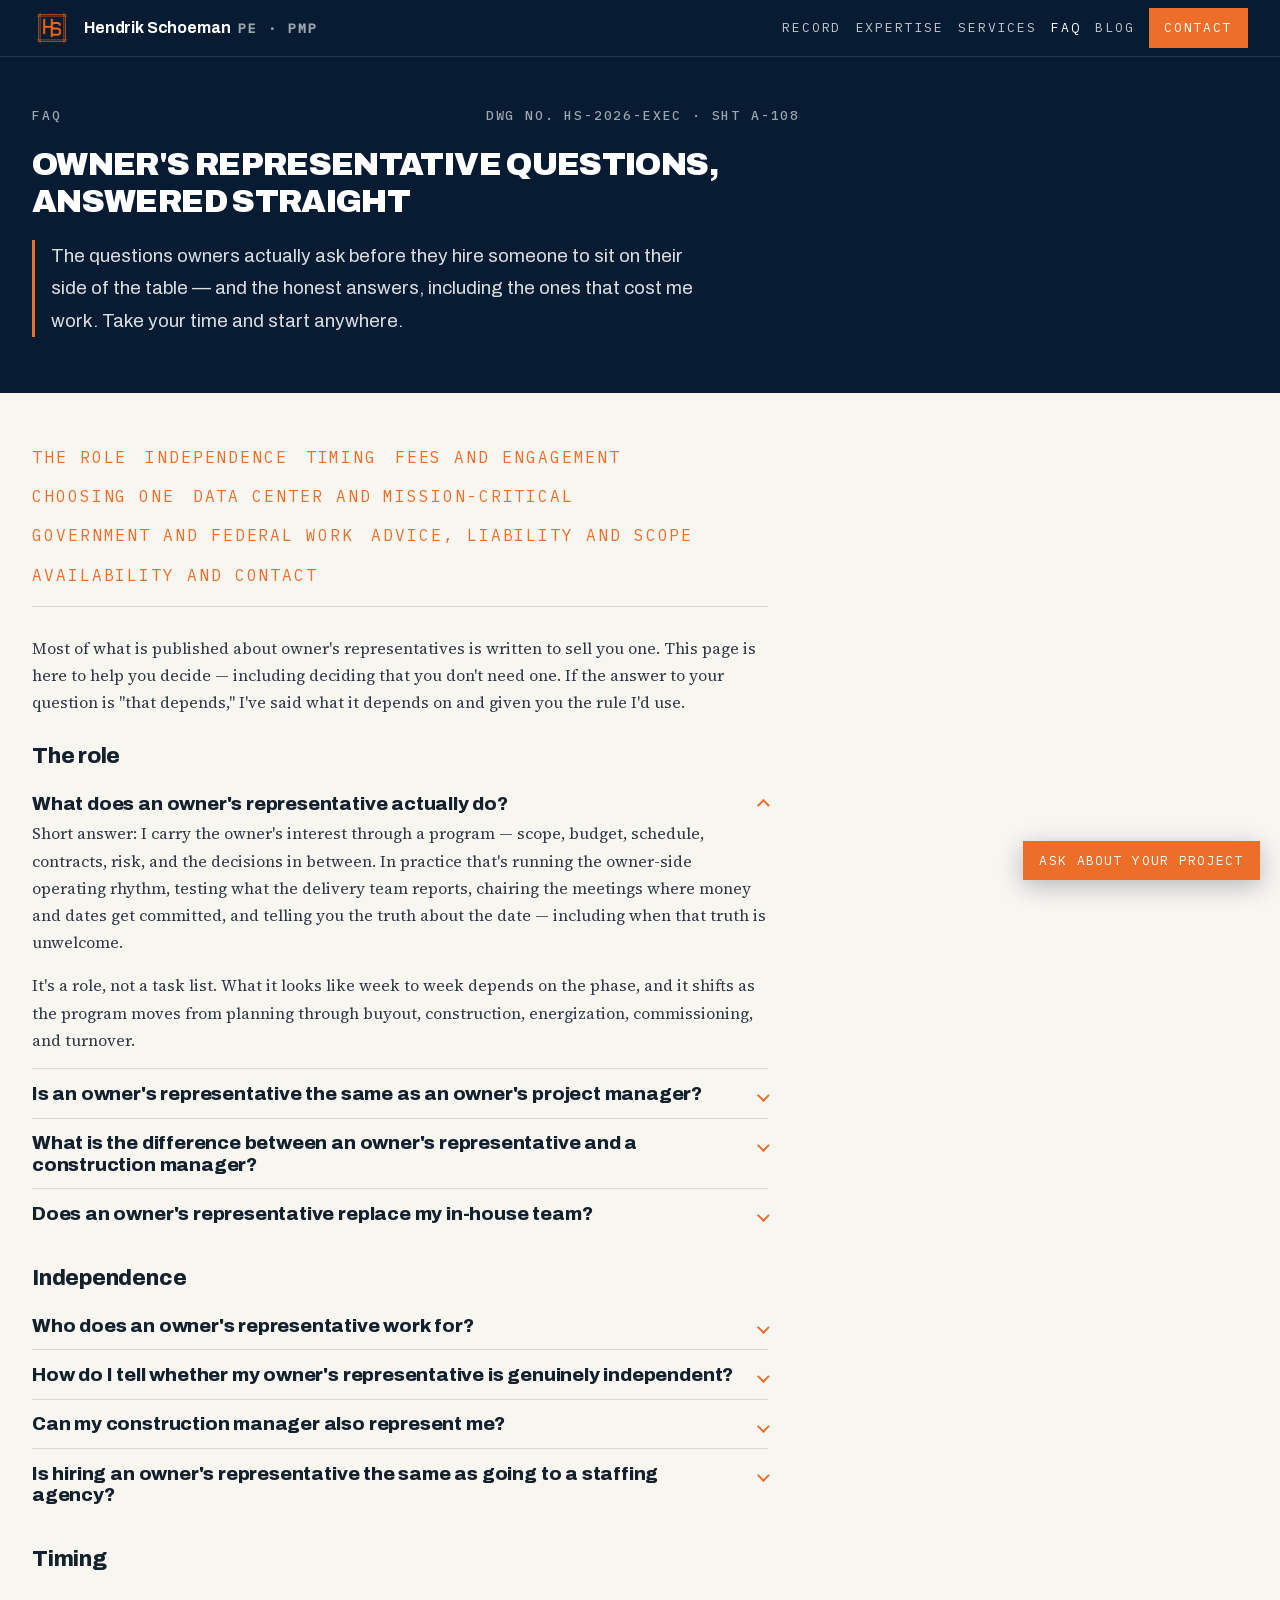
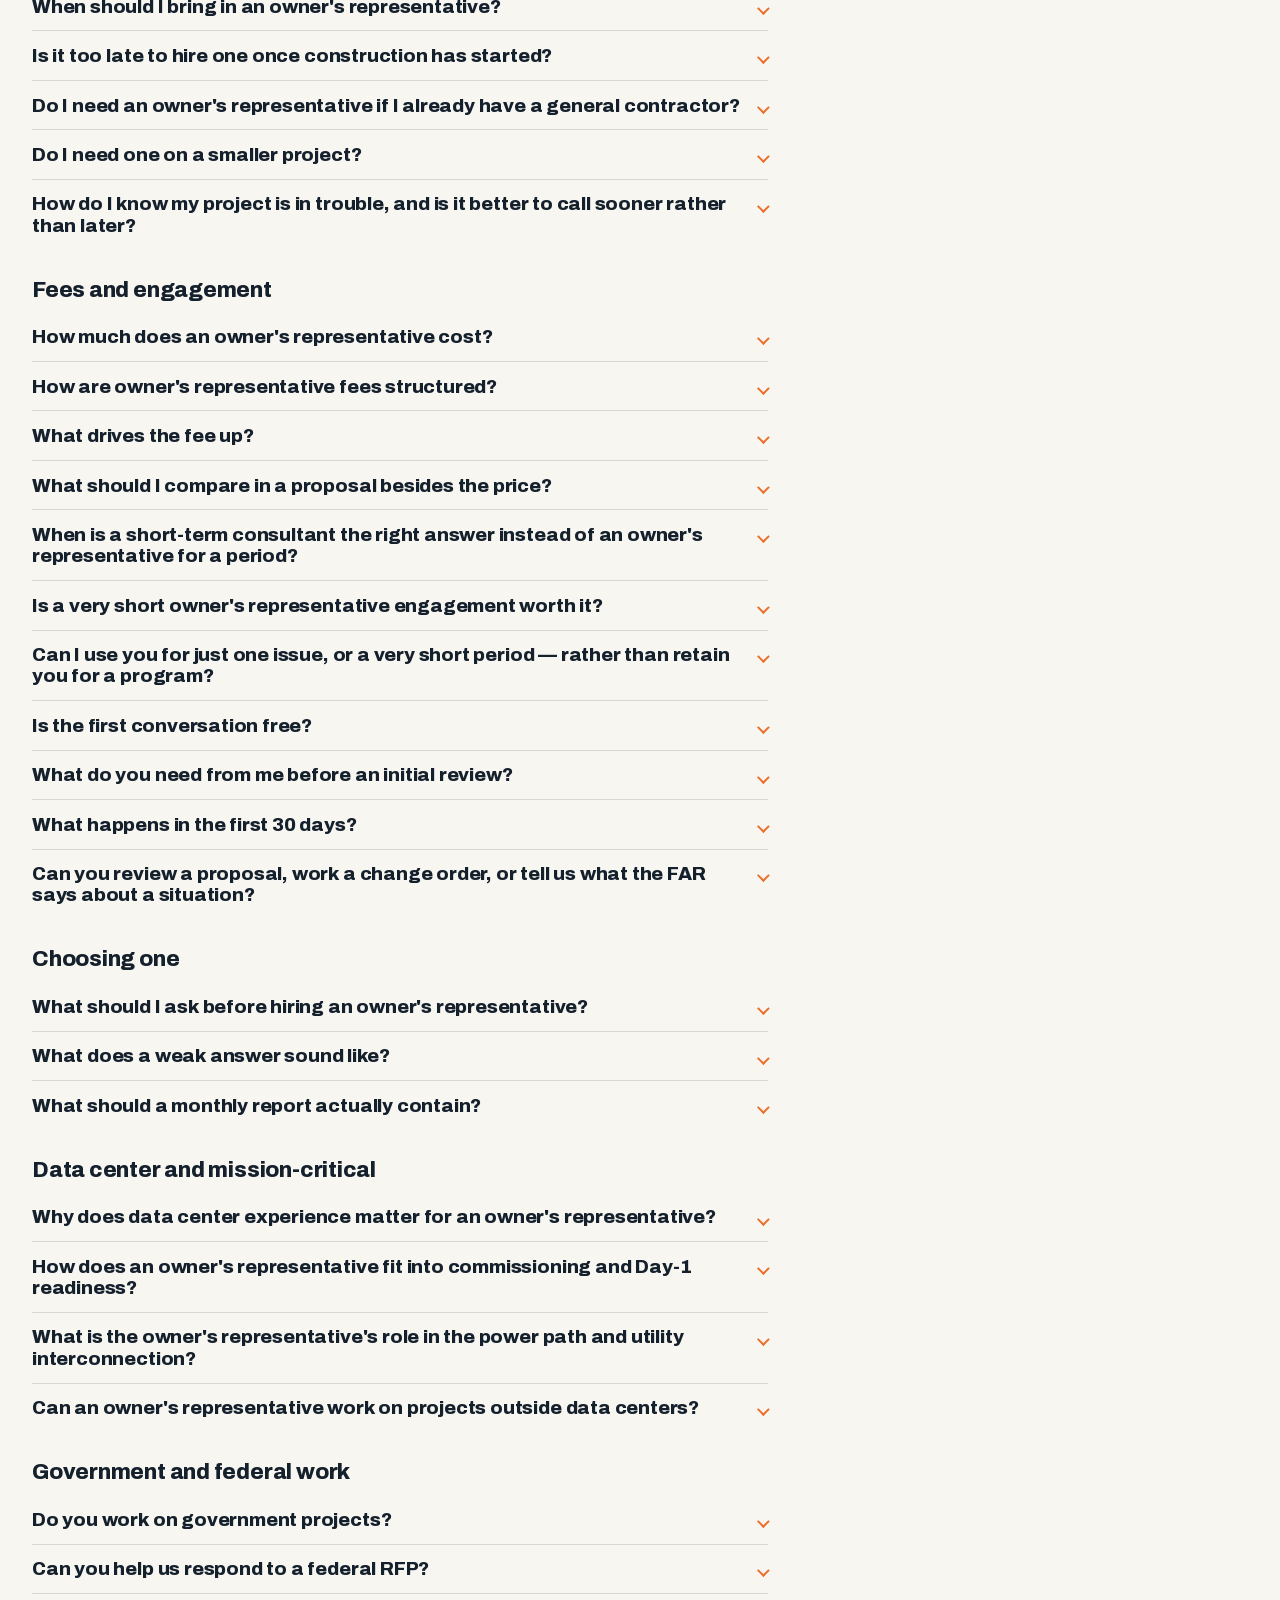
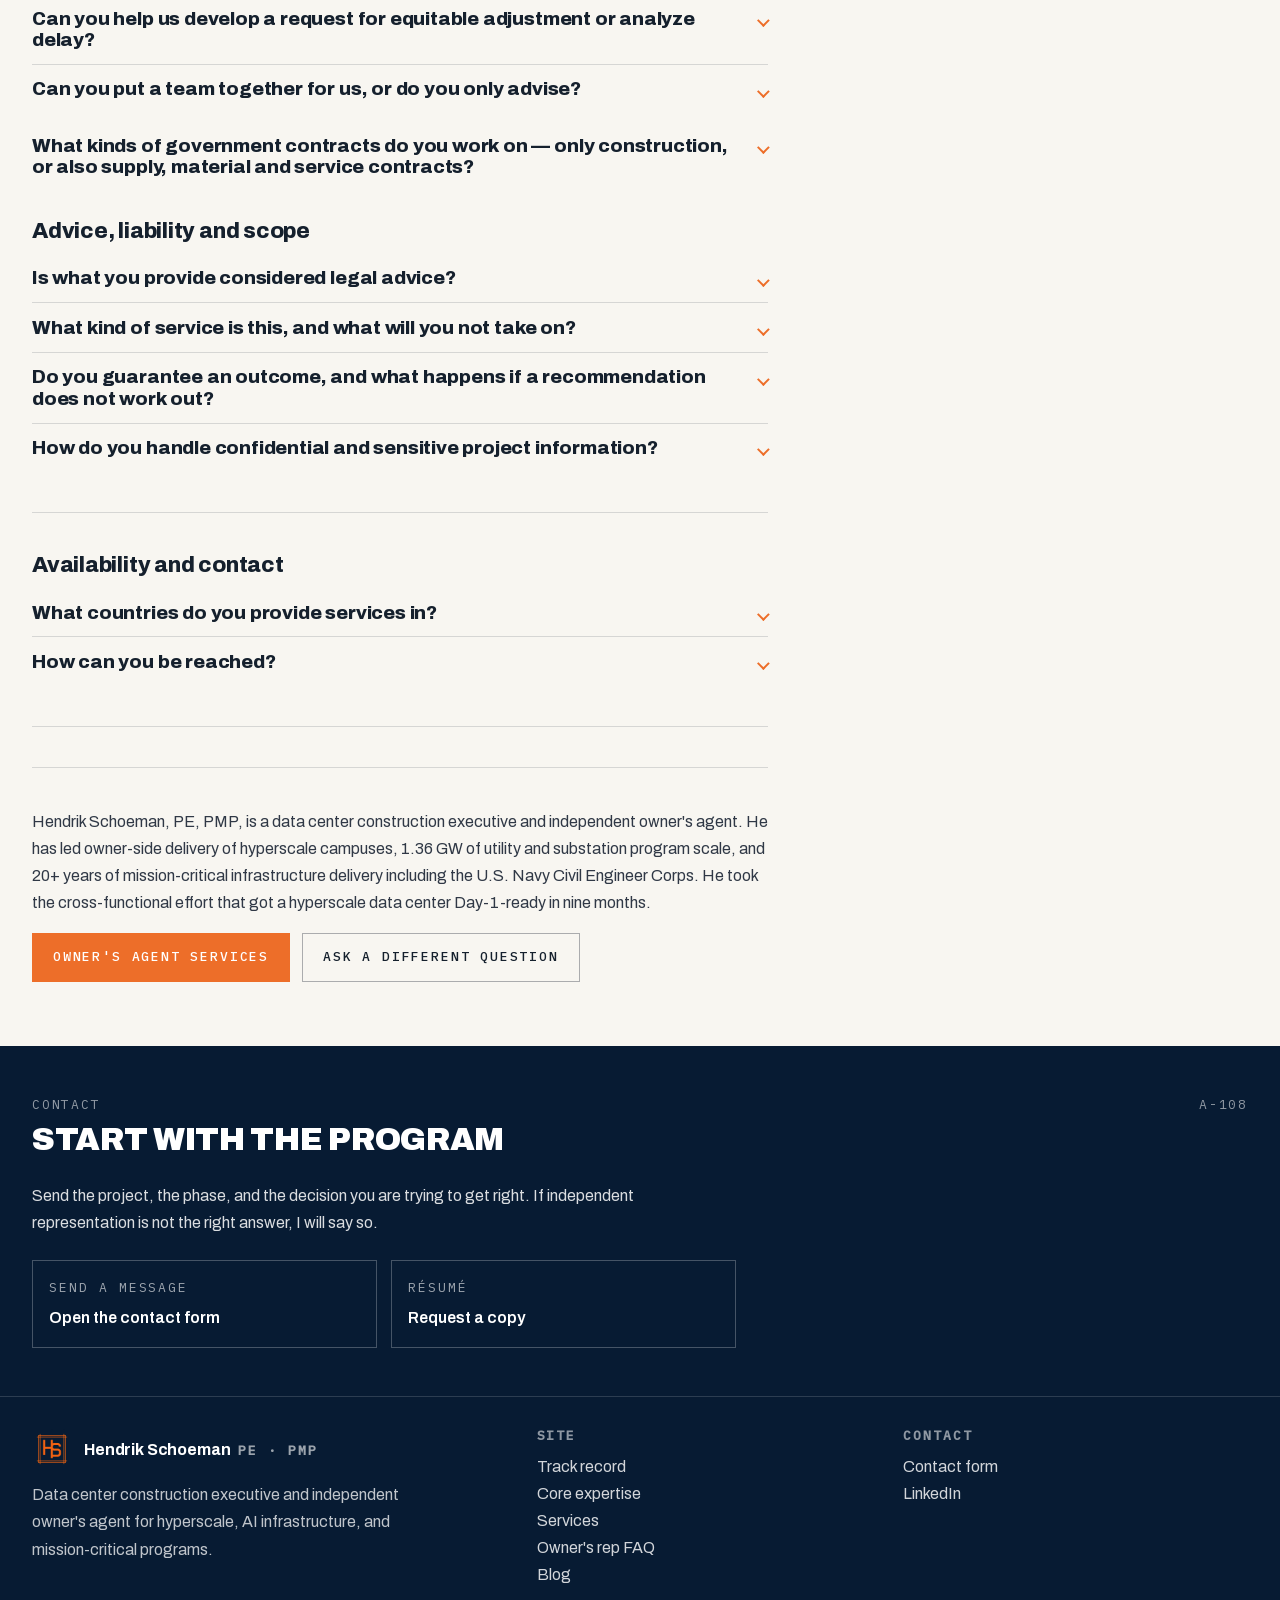
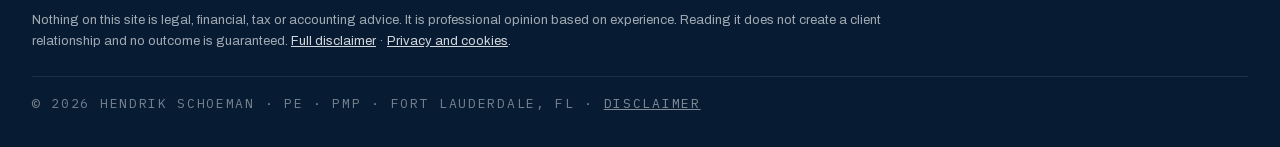
<file: faq.html>
<!doctype html>
<html lang="en">
<head>
<meta charset="utf-8">
<meta name="viewport" content="width=device-width, initial-scale=1">
<title>Owner's Representative FAQ — Straight Answers for Owners | Hendrik Schoeman, PE, PMP</title>
<meta name="description" content="Answers to the questions owners actually ask about owner's representative services: what the role does, who the rep really works for, when to bring one in, how fees are structured, and how to screen one on a data center or mission-critical program.">
<meta name="author" content="Hendrik Schoeman">
<meta name="robots" content="index, follow">
<link rel="canonical" href="https://hendrikexec.com/faq.html">
<meta name="theme-color" content="#14203a">

<meta property="og:type" content="website">
<meta property="og:title" content="Owner's Representative FAQ — Straight Answers for Owners">
<meta property="og:description" content="What an owner's representative does, who they work for, when to hire one, how fees are structured, and how to tell a real independent rep from a smooth proposal.">
<meta property="og:url" content="https://hendrikexec.com/faq.html">

<link rel="stylesheet" href="assets/fonts.css">
<link rel="stylesheet" href="styles.css">

<!-- FAQ_SCHEMA:START -->
<script type="application/ld+json">
{
  "@context": "https://schema.org",
  "@type": "FAQPage",
  "url": "https://hendrikexec.com/faq.html",
  "mainEntity": [
    {
      "@type": "Question",
      "name": "What does an owner's representative actually do?",
      "acceptedAnswer": {
        "@type": "Answer",
        "text": "Short answer: I carry the owner's interest through a program — scope, budget, schedule, contracts, risk, and the decisions in between. In practice that's running the owner-side operating rhythm, testing what the delivery team reports, chairing the meetings where money and dates get committed, and telling you the truth about the date, including when that truth is unwelcome. It's a role, not a task list. What it looks like week to week depends on the phase, and it shifts as the program moves from planning through buyout, construction, energization, commissioning, and turnover."
      }
    },
    {
      "@type": "Question",
      "name": "Is an owner's representative the same as an owner's project manager?",
      "acceptedAnswer": {
        "@type": "Answer",
        "text": "Fair question — the titles do get used interchangeably, which is exactly why owners get confused. The distinction that matters isn't the title. It's who employs the person and whose interest they're paid to protect. An owner's project manager is usually an employee of the owner, embedded in your own organization. An owner's representative is retained from outside, and that's what makes it possible to stay independent of the delivery organization and to say an unwelcome thing without a career consequence inside the project team. A well-run program can use either. What it can't use is someone whose loyalty is ambiguous."
      }
    },
    {
      "@type": "Question",
      "name": "What is the difference between an owner's representative and a construction manager?",
      "acceptedAnswer": {
        "@type": "Answer",
        "text": "Happy to draw the line. A construction manager manages construction. On a CM-at-risk engagement they also hold the trade contracts and carry a commercial position on the cost of the work, which means they're one of the parties you need to be able to verify. An owner's representative covers the whole program rather than the construction phase alone: pre-construction and design coordination, procurement and contract structure, the utility and power path, commissioning and operational readiness, and the reporting that ties them together. Where the two roles overlap on schedule and cost, that overlap is fine. Where it matters is that these two roles stay in different hands. If one party is both setting the number and checking it, you have no independent read on your own project — and that's the part worth protecting."
      }
    },
    {
      "@type": "Question",
      "name": "Does an owner's representative replace my in-house team?",
      "acceptedAnswer": {
        "@type": "Answer",
        "text": "No, and that's deliberate. The strongest engagements make your in-house team more effective, because the representative carries the integration work that normally falls between departments — schedule against contracts, construction against commissioning, power against occupancy. What it does replace is the assumption that a report is accurate just because it came from inside the project. Someone has to be able to test it."
      }
    },
    {
      "@type": "Question",
      "name": "Who does an owner's representative work for?",
      "acceptedAnswer": {
        "@type": "Answer",
        "text": "The owner — and only the owner. It sounds obvious, and it's the thing that quietly goes wrong most often — usually without anyone setting out to mislead you. It's common for a firm described as an owner's representative to also hold a contract with the contractor, the designer, or the program under review. When those two interests meet, the fee usually decides, and you'd never spot it from the outside."
      }
    },
    {
      "@type": "Question",
      "name": "How do I tell whether my owner's representative is genuinely independent?",
      "acceptedAnswer": {
        "@type": "Answer",
        "text": "Ask directly, and ask for it in writing: does your firm hold, or expect to bid on, any contract with my contractor, my design team, or any subcontractor on this program? Then check the answer against the org chart — who signs their invoices, and who else that firm is billing on the same project. The strongest form of independence is a single-purpose engagement: retained by you, working only for you, with no downstream scope waiting on the other side of the project. If the answer comes back vague, that tells you something — I'd treat it as a no."
      }
    },
    {
      "@type": "Question",
      "name": "Can my construction manager also represent me?",
      "acceptedAnswer": {
        "@type": "Answer",
        "text": "Short answer: it's hard to make that work credibly on a CM-at-risk or design-build job, and here's why. The same party would be setting the budget it then reports against, and reviewing its own change orders. Some owners accept that because it's simpler and cheaper. It's a decision about how much verification you want, and it should be made deliberately rather than by default."
      }
    },
    {
      "@type": "Question",
      "name": "Is hiring an owner's representative the same as going to a staffing agency?",
      "acceptedAnswer": {
        "@type": "Answer",
        "text": "No, and the difference is worth knowing, because the two are often sold the same way. A staffing firm is paid to place a person into your program, and is paid for the placement. An owner's representative is retained to deliver an outcome and is accountable for it, with no placement revenue underneath the advice. If the proposal is priced like a placement and the deliverable is a person rather than a result, you're buying staff, not representation. Staff can be the right answer. Just know which one you're buying."
      }
    },
    {
      "@type": "Question",
      "name": "When should I bring in an owner's representative?",
      "acceptedAnswer": {
        "@type": "Answer",
        "text": "Earlier than most people think, and here's the reason. The decisions that decide the outcome are made earliest and are cheapest to change earliest: the basis of design, the sequence, the contract structure, the delivery method, and the power strategy. That's where a good representative earns the fee. The practical rule I'd use: bring one in before contracts are awarded. If you're past that point and something feels wrong with the date, bring one in anyway — the value shifts from shaping decisions to testing the ones already made."
      }
    },
    {
      "@type": "Question",
      "name": "Is it too late to hire one once construction has started?",
      "acceptedAnswer": {
        "@type": "Answer",
        "text": "No, it's not too late. What changes is the work. Mid-stream the job is to establish a baseline you can actually trust, find out which commitments are real, and rebuild the reporting so you're looking at one integrated schedule instead of several compatible-looking ones. That's often uncomfortable, because the first honest version of the picture is usually worse than the last reported one. That isn't a reflection on you or your team — it's simply what the picture looks like once somebody tests it. It's still much cheaper to learn it early."
      }
    },
    {
      "@type": "Question",
      "name": "Do I need an owner's representative if I already have a general contractor?",
      "acceptedAnswer": {
        "@type": "Answer",
        "text": "Honest answer: you have someone delivering, and the real question is whether you have someone verifying. A general contractor is contracted to build, and their schedule and cost reporting is the primary evidence you get about how it's going. That's a legitimate structure — thousands of projects run on it — but it means there's no independent test of the date. The gap widens on design-build and CM-at-risk, where one party owns both the design and the construction position and your only counterweight is the internal capability you have in-house. The other half of that question is whether an independent representative slows your job down. Independence isn't opposition -- it's verification. Because I sell nothing on the other side of a question, I can be straight with your contractor, your designer and your utility, and they can take it. A representative whose default answer is no doesn't read as rigorous; they read as a cost, and by the third month the team has stopped bringing anything to them early. Decisions get documented and issued in writing, most within two business days, because a decision you're sitting on becomes your contractor's schedule problem and then yours."
      }
    },
    {
      "@type": "Question",
      "name": "Do I need one on a smaller project?",
      "acceptedAnswer": {
        "@type": "Answer",
        "text": "Maybe not a full engagement — but probably a second opinion, and here's how to think about it. Scale changes the shape of the engagement, not the value of the second opinion. A single-building project doesn't need a full-time representative for three years. It may well need a small number of high-consequence reviews: the contract structure, the schedule logic, the power and commissioning path, and the point where the first change orders land. Bounded advisory work exists for exactly this. It's priced to a deliverable rather than an ongoing role."
      }
    },
    {
      "@type": "Question",
      "name": "How do I know my project is in trouble, and is it better to call sooner rather than later?",
      "acceptedAnswer": {
        "@type": "Answer",
        "text": "Sooner, always — and the reason is arithmetic rather than preference. A construction contract is a clock: it starts the day it's signed and runs to the last day of the project, and every day lost inside that clock is a calendar day of cost. Not a working day, a calendar day. Once lost time starts colliding with other activities and eating the critical path, the cost stops being linear and starts compounding -- the same week that looked survivable in month two is a claim in month eight. That's why indecision is expensive: it's not a neutral position, it's an unpriced decision somebody else will eventually invoice you for. Signals that say call now rather than at the next report: the date has held for three or more consecutive reports while the float quietly disappeared; someone has started explaining the schedule instead of showing it; the same open item appears on the log each month with a new close date; change orders are arriving after the work rather than before it; the utility, the authority having jurisdiction, or an equipment vendor has gone quiet; or you're being asked to decide something whose consequences are described as to be determined. None of those on its own is proof a project is failing. But all of them are proof that nobody independent is testing it -- which is precisely the condition that gets more expensive the longer it holds."
      }
    },
    {
      "@type": "Question",
      "name": "How much does an owner's representative cost?",
      "acceptedAnswer": {
        "@type": "Answer",
        "text": "Fair question, and the honest answer is that there's no menu price — the fee tracks the risk being carried rather than a task list. Two projects of identical construction value can need very different levels of owner-side presence, depending on delivery method, phase coverage, complexity of the power path, and how much of the schedule is already committed. Any published range you see is a range for a category, not a price for your program. I'd be skeptical of any proposal that gives you a number before it has understood the risk."
      }
    },
    {
      "@type": "Question",
      "name": "How are owner's representative fees structured?",
      "acceptedAnswer": {
        "@type": "Answer",
        "text": "Here's how it usually works — four models cover almost everything, and they behave differently: Percentage of construction cost — simple to compare, and it aligns the fee with the value being protected. It also grows when the budget grows, which is worth noticing. Monthly retainer — predictable to budget, and it rewards a long schedule. Ask what happens if the program extends by six months. Fixed or lump sum — best when the scope is genuinely bounded and both sides know what \"done\" means. Hourly or advisory — right for a defined decision, a second opinion, or a review that should not turn into a standing role."
      }
    },
    {
      "@type": "Question",
      "name": "What drives the fee up?",
      "acceptedAnswer": {
        "@type": "Answer",
        "text": "A few things, and they're worth knowing up front. Duration, phases covered, how much of the work needs on-site presence, the delivery method, the number of interfaces — utility, controls, network, operations — and the level of independence required. Complexity of the power path is a big one on data center programs, and it's usually underestimated at proposal stage."
      }
    },
    {
      "@type": "Question",
      "name": "What should I compare in a proposal besides the price?",
      "acceptedAnswer": {
        "@type": "Answer",
        "text": "Good question — the price is only one line, and here's what I'd weigh alongside it. Who will actually be in your meetings, and what have they personally delivered. Which phases the fee covers and which ones turn into change orders. Whether the representative has held the kind of contract they're being asked to review. And how they'll report: a single integrated schedule with named dependencies, or a weekly narrative you have to interpret. The lowest fee on a program whose date is drifting isn't the cheapest option. It's the most expensive one, bought in installments."
      }
    },
    {
      "@type": "Question",
      "name": "When is a short-term consultant the right answer instead of an owner's representative for a period?",
      "acceptedAnswer": {
        "@type": "Answer",
        "text": "Happy to answer this one, because it comes up a lot. The deciding factor isn't how long the engagement runs. It's whether you're buying an answer or a period of time. A consultant is bought for a question: is this schedule credible, is this estimate sound, why did this fail, is this claim defensible, is this design adequate for the load. The deliverable is a finding, the engagement ends when it arrives, and the consultant is accountable for the quality of the analysis. An owner's representative is bought for a stretch of time in which your interest has to be carried: pre-construction and buyout, energization, commissioning and turnover, a recovery. The deliverable is the state of the program, and the representative is accountable for it while they hold it, including saying no to the contractor in the room, repeatedly, for weeks. The test to use: if a perfect report arrived tomorrow, could your staff act on it without further help? If yes, buy the consultant. If no, the report won't survive contact with the program, and what you need is someone to carry it."
      }
    },
    {
      "@type": "Question",
      "name": "Is a very short owner's representative engagement worth it?",
      "acceptedAnswer": {
        "@type": "Answer",
        "text": "There's a real limit here, and it's worth being honest about it. Standing takes time to earn: someone who arrives for three weeks has to establish the authority to challenge a contractor who has been on site for eighteen months, and may not get there before the engagement ends. That's why the sensible minimum unit is one phase rather than one week. Anchor the work to a boundary everyone already recognizes -- buyout, energization, commissioning and turnover -- and the mandate is obvious on day one. Buy it by the week and you're buying the calendar rather than the authority. Cost is counter-intuitive for the same reason. A consultant is usually cheaper over the same weeks because you're buying analysis; representation costs more because you're buying presence and availability, including the hours spent in meetings where nothing appears to be produced. That's not padding, it's the product. The expensive mistake runs both ways: a consultant brought in to solve a representation problem produces a correct report and nothing changes, and an owner's representative brought in to answer one narrow technical question is an expensive way to get an opinion."
      }
    },
    {
      "@type": "Question",
      "name": "Can I use you for just one issue, or a very short period — rather than retain you for a program?",
      "acceptedAnswer": {
        "@type": "Answer",
        "text": "Yes, and this is a large part of what I actually do. Rates can be agreed up front and drawn down only as the project needs them, remotely or on site or a mix of the two. There's no minimum engagement. That covers one meeting, one review, one negotiation, one phase, or a person placed on the team for as long as the problem lasts -- for example a cost controller to walk a guaranteed maximum price with you, a scheduler to rebuild the logic before a recovery board, or someone across the table through a heavy negotiation. What it doesn't need to be is permanent. Most owners don't need representation every week for three years; they need it at the four or five points where the money is still moveable, and someone competent they can call for everything in between."
      }
    },
    {
      "@type": "Question",
      "name": "Is the first conversation free?",
      "acceptedAnswer": {
        "@type": "Answer",
        "text": "Yes — and there's no catch. Tell me the issue: a scope, a schedule, a bill, a solicitation, a negotiation, or a team you don't have. I'll tell you what it needs, whether I'm the right person for it, and what it would cost. If the answer is that you need someone else, I'll say so, and that costs nothing but the call."
      }
    },
    {
      "@type": "Question",
      "name": "What do you need from me before an initial review?",
      "acceptedAnswer": {
        "@type": "Answer",
        "text": "Less than you'd expect, and none of it has to be tidied up first. Four things make a first review actually useful: the contract itself, plus amendments, the schedule as most recently issued, and the current cost report or GMP; whatever your team is reporting -- the dashboard, the minutes, the last three monthly reports, because I want the version you're being shown rather than a cleaned-up set prepared for me; the one thing that prompted the call, whether that's a date that moved, a number that doesn't feel right, a claim, a solicitation, or a conversation whose shape you didn't like; and thirty minutes on the phone, because most of it comes out there anyway. If the documents are confidential or carry handling restrictions, say so before you send them and we'll agree how they travel first."
      }
    },
    {
      "@type": "Question",
      "name": "What happens in the first 30 days?",
      "acceptedAnswer": {
        "@type": "Answer",
        "text": "It depends what you hired me for, but on a standing engagement the shape of the first month is predictable. Week one is read and listen: the contract, the schedule, the cost position, and several months of meeting minutes, plus conversations with your team, the designer, the contractor and the utility -- nobody is told there's a problem, because I don't yet know that there is one. Week two is test it: does the schedule logic hold, do the commitments in the minutes exist in the contract, is the power path real, and does the utility agree with the date on your schedule. Week three is the honest picture: one integrated view of what's on plan, what's drifting, who owns each open item, and what each recovery would cost, written for you rather than for the delivery team. Week four is where the decisions are: the items waiting on you, ranked by what they cost to delay, each with a recommendation, plus the reporting and escalation rhythm you'll have from then on. On a shorter piece of work -- a review, a claim, a proposal -- the equivalent is the deliverable itself, in writing, with what I relied on and what I haven't seen stated plainly. If the honest picture in week three is worse than what you've been shown, that's a finding rather than a failure. It's usually why you called."
      }
    },
    {
      "@type": "Question",
      "name": "Can you review a proposal, work a change order, or tell us what the FAR says about a situation?",
      "acceptedAnswer": {
        "@type": "Answer",
        "text": "Yes, and it's all available a la carte -- a defined question and a defined answer, with no program-length commitment attached. That includes reviewing a proposal before it goes in, working a change order through with a government agency or a commercial owner and keeping it on entitlement rather than goodwill, reading what the contracting officer is actually after rather than what the letter says on its face, and applying the Federal Acquisition Regulation to a specific situation. The useful part of twenty years administering contracts on the government side isn't knowing that the regulation exists. It's knowing how the person on the other end of the request is likely to read it, and what has to be in front of them for them to say yes."
      }
    },
    {
      "@type": "Question",
      "name": "What should I ask before hiring an owner's representative?",
      "acceptedAnswer": {
        "@type": "Answer",
        "text": "Here are five that do most of the work. Who will sit in my meetings, and what have you personally delivered? Do you hold any contract, or expect to, with my contractor or design team? What have you done on this project type rather than this project size? Show me a real monthly report from a past program, redacted. And: when would you recommend against your own scope? That last one is the most informative. Someone who can't describe a situation where they're the wrong answer has either never thought about it or won't say it."
      }
    },
    {
      "@type": "Question",
      "name": "What does a weak answer sound like?",
      "acceptedAnswer": {
        "@type": "Answer",
        "text": "Good question, and it's usually a list of absences rather than one loud red flag — which is exactly why it's easy to miss in the moment, and why it's worth knowing what to listen for. Expertise described as categories rather than projects. A schedule discussion that never reaches logic, float, or the utility's actual commitment. Commissioning mentioned as a phase rather than as a set of design and procurement prerequisites. No clear story about how a risk gets escalated and who decides. And a report that's a narrative rather than one integrated view. None of those are stylistic complaints. Each one predicts a specific way the program will get into trouble."
      }
    },
    {
      "@type": "Question",
      "name": "What should a monthly report actually contain?",
      "acceptedAnswer": {
        "@type": "Answer",
        "text": "Happy to spell it out. One integrated schedule across construction, commissioning, utilities, and operations — with dependencies named, not four compatible-looking charts. Open items with an owner and a close date for each. Decisions waiting on the owner, ranked. Cost position against the current budget. And an honest date, with the specific risks that would move it. If you can't tell from the report what would have to go wrong for the date to slip, it isn't doing its job."
      }
    },
    {
      "@type": "Question",
      "name": "Why does data center experience matter for an owner's representative?",
      "acceptedAnswer": {
        "@type": "Answer",
        "text": "Because the failure modes are specific, and mostly invisible from outside the discipline. The power path runs on a third party's schedule. Commissioning prerequisites are decided in design and procurement, long before commissioning starts. Operational turnover is a construction deliverable, not a handover conversation. A representative who hasn't delivered mission-critical infrastructure tends to discover all three at the point where they can no longer be compressed."
      }
    },
    {
      "@type": "Question",
      "name": "How does an owner's representative fit into commissioning and Day-1 readiness?",
      "acceptedAnswer": {
        "@type": "Answer",
        "text": "By treating readiness as a series of decisions rather than an outcome, and by making sure those decisions are tracked from the start: integrating systems designed to be tested together, prerequisites closed early enough to matter, and a turnover package that operations can actually accept. On a compressed program the whole difference is one operating rhythm — one integrated schedule, escalation while it's still cheap, and an owner-side voice allowed to be accurate about the date rather than supportive of the plan."
      }
    },
    {
      "@type": "Question",
      "name": "What is the owner's representative's role in the power path and utility interconnection?",
      "acceptedAnswer": {
        "@type": "Answer",
        "text": "Making sure you're tracking the utility's actual commitment rather than an internal assumption about it. Interconnection agreements, service agreements, substation scope, and medium-voltage distribution rarely fail because construction did something wrong. They fail because a milestone was reported from the submittal instead of from the utility, and the gap surfaced when it could no longer be closed."
      }
    },
    {
      "@type": "Question",
      "name": "Can an owner's representative work on projects outside data centers?",
      "acceptedAnswer": {
        "@type": "Answer",
        "text": "Yes, and that's an honest answer, not a sales one. The operating discipline — one integrated schedule, early escalation, independent verification, decisions with named owners and close dates — transfers to any capital program. What doesn't transfer is the depth of domain knowledge about the specific systems. On a program I don't know well, I'll tell you that rather than learn on your schedule."
      }
    },
    {
      "@type": "Question",
      "name": "Do you work on government projects?",
      "acceptedAnswer": {
        "@type": "Answer",
        "text": "Yes. Twenty years administering contracts on the government side of the table, including NAVFAC and U.S. Navy programs: writing solicitations, developing RFPs, reviewing proposals, building and defending cost estimates, running source selection, and awarding to contractors. That experience is available to you on data center and mission-critical programs of any kind."
      }
    },
    {
      "@type": "Question",
      "name": "Can you help us respond to a federal RFP?",
      "acceptedAnswer": {
        "@type": "Answer",
        "text": "Yes, and this is the side of the process most people don't have access to. Proposal response development, cost and price volume preparation, technical narrative input, and review against what the evaluating agency actually scores rather than what the solicitation says on its face. Having sat on the evaluating side of that process, the difference between a compliant proposal and a competitive one is usually not the price. It's whether a reviewer scoring against the criteria can find the evidence they're looking for without having to interpret for you."
      }
    },
    {
      "@type": "Question",
      "name": "Can you help us develop a request for equitable adjustment or analyze delay?",
      "acceptedAnswer": {
        "@type": "Answer",
        "text": "Yes, and this is exactly the kind of work I do. Request for equitable adjustment (REA) development, time impact analysis on a schedule in dispute, delay and disruption analysis, and the entitlement narrative that has to hold together in front of a contracting officer or a board. Written to withstand a reviewer rather than to win an argument."
      }
    },
    {
      "@type": "Question",
      "name": "Can you put a team together for us, or do you only advise?",
      "acceptedAnswer": {
        "@type": "Answer",
        "text": "Both, and that's a deliberate choice. Some clients want one senior person on one problem. Others need a team for the duration and don't have the time or the background to work out what that team should be: the right number of planners, cost controllers, schedulers and project controls people, for how long, doing what. That's a service in its own right. I'll work out what's actually needed across scope, schedule and cost, write the strategy that gets there, and then help assemble and staff the team. If the answer is a full-time scheduler for eight months, that's what gets built, and the strategy behind it stays with someone accountable to you."
      }
    },
    {
      "@type": "Question",
      "name": "What kinds of government contracts do you work on \u2014 only construction, or also supply, material and service contracts?",
      "acceptedAnswer": {
        "@type": "Answer",
        "text": "Construction is the focus, but the contract vehicle isn't the limit. On the construction side that means special projects, appropriated and non-appropriated funded work, and Military Construction (MILCON) programs \u2014 new build, renovation, and the infrastructure around it. Beyond that, I work across the other vehicles the government buys through: service contracts, IDIQ task-order contracts of varying duration and quantity, and material and supply contracts. Twenty years administering contracts on the government side makes the vehicle a mechanic rather than an obstacle. The same entitlement, documentation, and closeout discipline applies whether the deliverable is a building, a service, or a shipment \u2014 and knowing which vehicle you're actually under is usually the first thing that decides how a problem has to be handled."
      }
    },
    {
      "@type": "Question",
      "name": "Is what you provide considered legal advice?",
      "acceptedAnswer": {
        "@type": "Answer",
        "text": "No, and it's worth being plain about it. Nothing on this site, and nothing provided in an engagement, is legal, financial, tax or accounting advice. Hendrik Schoeman is not an attorney, is not a member of any bar, and does not represent anyone in court or in any legal capacity. Nothing here creates an attorney-client relationship. What's provided is experience-based: practical approaches to navigating government construction contracting, drawn from twenty years of administering those contracts on the government side, plus professional opinion and analysis of whatever the facts are. That's a consultant relationship, not a legal one. On anything genuinely legal or financial you should consult your own independent attorney or adviser. Where a matter does need an attorney, part of the job is saying so early, and helping you work out when that line has actually been crossed, because the alternative is paying legal rates for a question that never needed them. For problems that don't require a lawyer or a legal team to draft something, this approach costs a fraction of legal services. Knowing which of the two you have in front of you is where the money is actually saved."
      }
    },
    {
      "@type": "Question",
      "name": "What kind of service is this, and what will you not take on?",
      "acceptedAnswer": {
        "@type": "Answer",
        "text": "It's a professional consulting service. The deliverable is analysis and judgment: what the facts are, what the contract says, what the other side is likely to do, and what I would do in your position. What I will not take on: anything requiring a licensed attorney -- if a matter is legal in nature, or is already in litigation, I can't take it on, because I'm not a licensed attorney and I'm not a member of any bar; work that requires an engineering seal in a jurisdiction where I'm not licensed, or where the honest answer is that it needs a firm with different licensure and insurance; means and methods or design authorship -- how the work gets built is the contractor's to decide, defend and stand behind, and I don't take the designer's pen; and anything where I'd be the wrong person, which you'll hear on the first call. Beyond those lines the limit is scope rather than category."
      }
    },
    {
      "@type": "Question",
      "name": "Do you guarantee an outcome, and what happens if a recommendation does not work out?",
      "acceptedAnswer": {
        "@type": "Answer",
        "text": "No outcome is guaranteed, and I'd rather say that up front than bury it in terms. A guarantee would tell you I'd stopped thinking — no adviser controls the utility, the market, or the other party. What I control is the quality of the analysis and the honesty of the recommendation: the facts I was given, what I tested them against, and what I would do in your position. What nobody controls is the other party, the market, the weather, the utility, the authority having jurisdiction, or the decisions other people make. In practice that means three things: I state what I'm relying on and what I haven't seen; recommendations go in writing so there's a record of what was actually advised; and I say when a matter has moved outside my lane, into legal or into something that needs a different specialist. The commercial terms -- scope, fees, and the limits of responsibility -- are set out in writing before any work starts, and where those terms and anything published on this site differ, the engagement terms govern."
      }
    },
    {
      "@type": "Question",
      "name": "How do you handle confidential and sensitive project information?",
      "acceptedAnswer": {
        "@type": "Answer",
        "text": "Carefully, and with the arrangements agreed before anything moves rather than after. Most of what I'm asked to look at is commercially sensitive -- contract terms, claims, pricing, a schedule you don't want circulating -- and some of it carries handling restrictions on top of that. Nothing goes anywhere without your say-so: your material isn't published, presented, discussed, or reused as a reference or an example. A mutual NDA gets signed before documents move -- send yours or ask me for one. Your handling rules govern rather than my assumptions: if material is export-controlled, security-sensitive, or carries a government marking, tell me the rules and I'll work to them, including declining the work if I can't meet them properly. And confidential material doesn't travel: it isn't shared beyond what the work requires, and where the work needs something more, you'll know before it happens rather than after. Your name, your project and your numbers don't appear on this site or in anything I publish -- which is also why the track record above is deliberately unnamed. You can't offer discretion as a service and then use your clients as the proof of it."
      }
    },
    {
      "@type": "Question",
      "name": "What countries do you provide services in?",
      "acceptedAnswer": {
        "@type": "Answer",
        "text": "Based in the United States, and that's where the depth is, particularly on US government construction, where the framework (FAR, NAVFAC, the Army Corps of Engineers) is inherently domestic. Beyond that, the work travels: I'm set up to work remotely with owners and contractors anywhere, and to come to site by arrangement for the parts that have to be done in person -- a recovery board, a heavy negotiation, a pre-award review, a commissioning push. Data center and mission-critical programs are increasingly international. Two honest caveats: where a country requires local licensure or a locally licensed firm for a particular activity, that constraint is real and I'll say so rather than work around it; and where on-site presence is needed, visas, permits and travel are part of the scope rather than a surprise."
      }
    },
    {
      "@type": "Question",
      "name": "How can you be reached?",
      "acceptedAnswer": {
        "@type": "Answer",
        "text": "Use the contact form on this page, or book a call at calendly.com/navycec/new-meeting. The first conversation is free and is a real conversation rather than a sales call: tell me the project, the phase, and the decision you're trying to get right, or send the one-page version if you're not yet sure there's a problem worth a call. If I'm not the right person for it, I'll say so and point you at who is."
      }
    }
  ]
}</script>
<!-- FAQ_SCHEMA:END -->
</head>
<body>
<a class="skip-link" href="#main">Skip to content</a>

<header class="site-header blueprint-grid" id="top">
  <div class="container bar">
    <a class="brand" href="./" aria-label="Hendrik Schoeman — home">
      <img src="assets/hs-monogram.webp" alt="HS monogram" width="40" height="40">
      <span class="brand-name">Hendrik Schoeman<span class="brand-cred">PE · PMP</span></span>
    </a>
    <nav class="site-nav" aria-label="Primary">
      <a href="index.html#record">Record</a>
      <a href="index.html#expertise">Expertise</a>
      <a href="services.html">Services</a>
      <a href="faq.html" aria-current="page">FAQ</a>
      <a href="blog">Blog</a>
      <a class="nav-cta" href="#contact">Contact</a>
    </nav>
  </div>
</header>

<main id="main">

  <section class="hero" style="padding:0;">
    <div class="container" style="padding-top:3rem;padding-bottom:2.5rem;">
      <div class="sheet-meta" style="max-width:48rem;">
        <span class="tech-label">FAQ</span>
        <span class="tech-label">DWG NO. HS-2026-EXEC · SHT A-108</span>
      </div>
      <h1 class="page-heading">Owner's Representative Questions, Answered Straight</h1>
      <p class="lede" style="border-left:3px solid var(--flag);padding-left:1rem;margin-top:1.25rem;">The questions owners actually ask before they hire someone to sit on their side of the table — and the honest answers, including the ones that cost me work. Take your time and start anywhere.</p>
    </div>
  </section>

  <section class="section sheet-light">
    <div class="container">
      <div class="article">

        <nav class="faq-index" aria-label="FAQ sections">
          <a href="#role">The role</a>
          <a href="#independence">Independence</a>
          <a href="#timing">Timing</a>
          <a href="#fees">Fees and engagement</a>
          <a href="#choosing">Choosing one</a>
          <a href="#mission-critical">Data center and mission-critical</a>
          <a href="#federal">Government and federal work</a>
          <a href="#advice">Advice, liability and scope</a>
          <a href="#availability">Availability and contact</a>
        </nav>

        <p>Most of what is published about owner's representatives is written to sell you one. This page is here to help you decide — including deciding that you don't need one. If the answer to your question is "that depends," I've said what it depends on and given you the rule I'd use.</p>

        <h2 id="role">The role</h2>

        <div class="faq-group">
          <details class="faq-entry" open>
            <summary><h3>What does an owner's representative actually do?</h3></summary>
            <p>Short answer: I carry the owner's interest through a program — scope, budget, schedule, contracts, risk, and the decisions in between. In practice that's running the owner-side operating rhythm, testing what the delivery team reports, chairing the meetings where money and dates get committed, and telling you the truth about the date — including when that truth is unwelcome.</p>
            <p>It's a role, not a task list. What it looks like week to week depends on the phase, and it shifts as the program moves from planning through buyout, construction, energization, commissioning, and turnover.</p>
          </details>

          <details class="faq-entry">
            <summary><h3>Is an owner's representative the same as an owner's project manager?</h3></summary>
            <p>Fair question — the titles do get used interchangeably, which is exactly why owners get confused. The distinction that matters isn't the title — it's who employs the person and whose interest they're paid to protect.</p>
            <p>An owner's project manager is usually an employee of the owner, embedded in your own organization. An owner's representative is retained from outside, and that's what makes it possible to stay independent of the delivery organization and to say an unwelcome thing without a career consequence inside the project team. A well-run program can use either. What it can't use is someone whose loyalty is ambiguous.</p>
          </details>

          <details class="faq-entry">
            <summary><h3>What is the difference between an owner's representative and a construction manager?</h3></summary>
            <p>Happy to draw the line. A construction manager manages construction. On a CM-at-risk engagement they also hold the trade contracts and carry a commercial position on the cost of the work — which means they're one of the parties you need to be able to verify.</p>
            <p>An owner's representative covers the whole program rather than the construction phase alone: pre-construction and design coordination, procurement and contract structure, the utility and power path, commissioning and operational readiness, and the reporting that ties them together. Where the two roles overlap on schedule and cost, that overlap is fine. Where it matters is that these two roles stay in different hands. If one party is both setting the number and checking it, you have no independent read on your own project — and that's the part worth protecting.</p>
          </details>

          <details class="faq-entry">
            <summary><h3>Does an owner's representative replace my in-house team?</h3></summary>
            <p>No, and that's deliberate. The strongest engagements make your in-house team more effective, because the representative carries the integration work that normally falls between departments — schedule against contracts, construction against commissioning, power against occupancy.</p>
            <p>What it does replace is the assumption that a report is accurate just because it came from inside the project. Someone has to be able to test it.</p>
          </details>
        </div>

        <h2 id="independence">Independence</h2>

        <div class="faq-group">
          <details class="faq-entry">
            <summary><h3>Who does an owner's representative work for?</h3></summary>
            <p>The owner — and only the owner. It sounds obvious, and it's the thing that quietly goes wrong most often — usually without anyone setting out to mislead you. It's common for a firm described as an owner's representative to also hold a contract with the contractor, the designer, or the program under review. When those two interests meet, the fee usually decides, and you'd never spot it from the outside.</p>
          </details>

          <details class="faq-entry">
            <summary><h3>How do I tell whether my owner's representative is genuinely independent?</h3></summary>
            <p>Ask directly, and ask for it in writing: does your firm hold, or expect to bid on, any contract with my contractor, my design team, or any subcontractor on this program? Then check the answer against the org chart — who signs their invoices, and who else that firm is billing on the same project.</p>
            <p>The strongest form of independence is a single-purpose engagement: retained by you, working only for you, with no downstream scope waiting on the other side of the project. If the answer comes back vague, that tells you something — I'd treat it as a no.</p>
          </details>

          <details class="faq-entry">
            <summary><h3>Can my construction manager also represent me?</h3></summary>
            <p>Short answer: it's hard to make that work credibly on a CM-at-risk or design-build job, and here's why. The same party would be setting the budget it then reports against, and reviewing its own change orders. Some owners accept that because it's simpler and cheaper. It's a decision about how much verification you want, and it should be made deliberately rather than by default.</p>
          </details>

          <details class="faq-entry">
            <summary><h3>Is hiring an owner's representative the same as going to a staffing agency?</h3></summary>
            <p>No, and the difference is worth knowing, because the two are often sold the same way. A staffing firm is paid to place a person into your program, and is paid for the placement. An owner's representative is retained to deliver an outcome and is accountable for it, with no placement revenue underneath the advice.</p>
            <p>If the proposal is priced like a placement and the deliverable is a person rather than a result, you're buying staff, not representation. Staff can be the right answer. Just know which one you're buying.</p>
          </details>
        </div>

        <h2 id="timing">Timing</h2>

        <div class="faq-group">
          <details class="faq-entry">
            <summary><h3>When should I bring in an owner's representative?</h3></summary>
            <p>Earlier than most people think, and here's the reason. The decisions that decide the outcome are made earliest and are cheapest to change earliest: the basis of design, the sequence, the contract structure, the delivery method, and the power strategy. That's where a good representative earns the fee.</p>
            <p>The practical rule I'd use: bring one in before contracts are awarded. If you're past that point and something feels wrong with the date, bring one in anyway — the value shifts from shaping decisions to testing the ones already made.</p>
          </details>

          <details class="faq-entry">
            <summary><h3>Is it too late to hire one once construction has started?</h3></summary>
            <p>No, it's not too late. What changes is the work. Mid-stream the job is to establish a baseline you can actually trust, find out which commitments are real, and rebuild the reporting so you're looking at one integrated schedule instead of several compatible-looking ones.</p>
            <p>That's often uncomfortable, because the first honest version of the picture is usually worse than the last reported one. That isn't a reflection on you or your team — it's simply what the picture looks like once somebody tests it. It's still much cheaper to learn it early.</p>
          </details>

          <details class="faq-entry">
            <summary><h3>Do I need an owner's representative if I already have a general contractor?</h3></summary>
            <p>Honest answer: you have someone delivering, and the real question is whether you have someone verifying. A general contractor is contracted to build, and their schedule and cost reporting is the primary evidence you get about how it's going. That's a legitimate structure — thousands of projects run on it — but it means there's no independent test of the date.</p>
            <p>The gap widens on design-build and CM-at-risk, where one party owns both the design and the construction position and your only counterweight is the internal capability you have in-house.</p>
            <p>The other half of that question is whether an independent representative slows your job down. Independence isn't opposition — it's verification. Because I sell nothing on the other side of a question, I can be straight with your contractor, your designer and your utility, and they can take it. A representative whose default answer is no doesn't read as rigorous; they read as a cost, and by the third month the team has stopped bringing anything to them early. Decisions get documented and issued in writing, most within two business days, because a decision you're sitting on becomes your contractor's schedule problem and then yours.</p>
          </details>

          <details class="faq-entry">
            <summary><h3>Do I need one on a smaller project?</h3></summary>
            <p>Maybe not a full engagement — but probably a second opinion, and here's how to think about it. Scale changes the shape of the engagement, not the value of the second opinion. A single-building project doesn't need a full-time representative for three years. It may well need a small number of high-consequence reviews: the contract structure, the schedule logic, the power and commissioning path, and the point where the first change orders land.</p>
            <p>Bounded advisory work exists for exactly this. It's priced to a deliverable rather than an ongoing role.</p>
          </details>

          <details class="faq-entry">
            <summary><h3>How do I know my project is in trouble, and is it better to call sooner rather than later?</h3></summary>
            <p>Sooner, always — and the reason is arithmetic rather than preference.</p>
            <p>A construction contract is a clock. It starts the day it's signed and it runs to the last day of the project, and every day lost inside that clock is a calendar day of cost. Not a working day — a calendar day. Once lost time starts colliding with other activities and eating the critical path, the cost stops being linear and starts compounding: the same week that looked survivable in month two is a claim in month eight.</p>
            <p>That's why indecision is expensive. It's not a neutral position. It's an unpriced decision that somebody else will eventually invoice you for, and delay is the one line item on a project that never gets cheaper by waiting.</p>
            <p><strong>Signals that say call now rather than at the next report:</strong></p>
            <ul>
              <li>The date has held for three or more consecutive reports while the float quietly disappeared.</li>
              <li>Someone has started explaining the schedule instead of showing it.</li>
              <li>The same open item appears on the log each month with a new close date.</li>
              <li>Change orders are arriving after the work rather than before it.</li>
              <li>The utility, the authority having jurisdiction, or an equipment vendor has gone quiet.</li>
              <li>You are being asked to decide something whose consequences are described as "to be determined".</li>
            </ul>
            <p>None of those on its own is proof a project is failing. But all of them are proof that nobody independent is testing it — which is precisely the condition that gets more expensive the longer it holds.</p>
          </details>
        </div>

        <h2 id="fees">Fees and engagement</h2>

        <div class="faq-group">
          <details class="faq-entry">
            <summary><h3>How much does an owner's representative cost?</h3></summary>
            <p>Fair question, and the honest answer is that there's no menu price — the fee tracks the risk being carried rather than a task list. Two projects of identical construction value can need very different levels of owner-side presence, depending on delivery method, phase coverage, complexity of the power path, and how much of the schedule is already committed.</p>
            <p>Any published range you see is a range for a category, not a price for your program. I'd be skeptical of any proposal that gives you a number before it has understood the risk.</p>
          </details>

          <details class="faq-entry">
            <summary><h3>How are owner's representative fees structured?</h3></summary>
            <p>Here's how it usually works. Four models cover almost everything, and they behave differently:</p>
            <ul>
              <li><strong>Percentage of construction cost</strong> — simple to compare, and it aligns the fee with the value being protected. It also grows when the budget grows, which is worth noticing.</li>
              <li><strong>Monthly retainer</strong> — predictable to budget, and it rewards a long schedule. Ask what happens if the program extends by six months.</li>
              <li><strong>Fixed or lump sum</strong> — best when the scope is genuinely bounded and both sides know what "done" means.</li>
              <li><strong>Hourly or advisory</strong> — right for a defined decision, a second opinion, or a review that should not turn into a standing role.</li>
            </ul>
          </details>

          <details class="faq-entry">
            <summary><h3>What drives the fee up?</h3></summary>
            <p>A few things, and they're worth knowing up front. Duration, phases covered, how much of the work needs on-site presence, the delivery method, the number of interfaces — utility, controls, network, operations — and the level of independence required. Complexity of the power path is a big one on data center programs, and it's usually underestimated at proposal stage.</p>
          </details>

          <details class="faq-entry">
            <summary><h3>What should I compare in a proposal besides the price?</h3></summary>
            <p>Good question — the price is only one line, and here's what I'd weigh alongside it.</p>
            <ul>
              <li><strong>Who will actually be in your meetings</strong> — and what they have personally delivered.</li>
              <li><strong>Which phases the fee covers</strong> — and which ones turn into change orders.</li>
              <li><strong>Whether they have held the kind of contract</strong> they are being asked to review.</li>
              <li><strong>How they will report</strong> — a single integrated schedule with named dependencies, or a weekly narrative you have to interpret.</li>
            </ul>
            <p>The lowest fee on a program whose date is drifting isn't the cheapest option. It's the most expensive one, bought in installments.</p>
          </details>

          <details class="faq-entry">
            <summary><h3>When is a short-term consultant the right answer instead of an owner's representative for a period?</h3></summary>
            <p>Happy to answer this one, because it comes up a lot. The deciding factor isn't how long the engagement runs. It's whether you're buying an <strong>answer</strong> or a <strong>period of time</strong>.</p>
            <p>A consultant is bought for a question: is this schedule credible, is this estimate sound, why did this fail, is this claim defensible, is this design adequate for the load. The deliverable is a finding. The engagement ends when the finding arrives, and the consultant is accountable for the quality of the analysis.</p>
            <p>An owner's representative is bought for a stretch of time in which your interest has to be carried — pre-construction and buyout, energization, commissioning and turnover, a recovery. The deliverable is the state of the program, and the representative is accountable for it while they hold it. That includes the unglamorous part: saying no to the contractor in the room, repeatedly, for weeks.</p>
            <p>The test I would use is this. <em>If a perfect report arrived tomorrow, could your staff act on it without further help?</em> If the answer is yes, buy the consultant. If it's no, the report won't survive contact with the program, and what you need is someone to carry it.</p>
          </details>

          <details class="faq-entry">
            <summary><h3>Is a very short owner's representative engagement worth it?</h3></summary>
            <p>There's a real limit here, and it's worth being honest about it. Standing takes time to earn. Someone who arrives for three weeks has to establish the authority to challenge a contractor who has been on site for eighteen months, and they may not get there before the engagement ends.</p>
            <p>That's why the sensible minimum unit is <strong>one phase, not one week</strong>. Anchor the work to a boundary everyone already recognizes — buyout, energization, commissioning and turnover — and the mandate is obvious on day one. Buy it by the week and you're buying the calendar rather than the authority.</p>
            <p>Cost is counter-intuitive for the same reason. A consultant is usually cheaper over the same weeks because you're buying analysis. Representation costs more because you're buying presence and availability, including the hours spent in meetings where nothing appears to be produced. That's not padding. It's the product.</p>
            <p>The expensive mistake runs both ways. A consultant brought in to solve a representation problem produces a correct report and nothing changes. An owner's representative brought in to answer one narrow technical question is an expensive way to get an opinion — and a good one will tell you to go and hire a specialist instead.</p>
          </details>

          <details class="faq-entry">
            <summary><h3>Can I use you for just one issue, or a very short period — rather than retain you for a program?</h3></summary>
            <p>Yes, and this is a large part of what I actually do. Rates can be agreed up front and drawn down only as the project needs them, remotely or on site or a mix of the two. There's no minimum engagement.</p>
            <p>That covers one meeting, one review, one negotiation, one phase, or a person placed inside your program for as long as the problem lasts. If you need a cost controller to walk a GMP with you, a scheduler to rebuild the logic before a recovery board, or someone across the table through a heavy negotiation, that's a defined piece of work — not a program-length commitment.</p>
            <p>What it doesn't need to be is permanent. Most owners don't need representation every week for three years. They need it at the four or five points where the money is still moveable, and they need to be able to call someone competent for everything in between.</p>
          </details>

          <details class="faq-entry">
            <summary><h3>Is the first conversation free?</h3></summary>
            <p>Yes — and there's no catch. Tell me the issue — a scope, a schedule, a bill, a solicitation, a negotiation, or a team you don't have. I'll tell you what it needs, whether I'm the right person for it, and what it would cost. If the answer is that you need someone else, I'll say so, and that costs you nothing but the call.</p>
          </details>

          <details class="faq-entry">
            <summary><h3>What do you need from me before an initial review?</h3></summary>
            <p>Less than you'd expect, and none of it has to be tidied up first. Four things make a first review actually useful:</p>
            <ul>
              <li><strong>The contract itself</strong> — plus amendments, the schedule as most recently issued, and the current cost report or GMP.</li>
              <li><strong>Whatever your team is reporting.</strong> The dashboard, the minutes, the last three monthly reports. I want the version you're being shown, not a cleaned-up set prepared for me. The gaps between those two are often where the answer is.</li>
              <li><strong>The one thing that prompted the call.</strong> A date that moved, a number that doesn't feel right, a claim, a solicitation, or a conversation whose shape you didn't like.</li>
              <li><strong>Thirty minutes on the phone.</strong> Most of it comes out there anyway.</li>
            </ul>
            <p>If the documents are confidential or carry handling restrictions, say so before you send them and we'll agree how they travel first — the next answer covers how I handle that.</p>
          </details>

          <details class="faq-entry">
            <summary><h3>What happens in the first 30 days?</h3></summary>
            <p>It depends what you hired me for, but on a standing engagement the shape of the first month is predictable.</p>
            <ul>
              <li><strong>Week one — read and listen.</strong> The contract, the schedule, the cost position, and several months of meeting minutes. Conversations with your team, the designer, the contractor, and the utility. Nobody is told there's a problem, because I don't yet know that there is one.</li>
              <li><strong>Week two — test it.</strong> Does the schedule logic hold? Do the commitments in the minutes exist in the contract? Is the power path real, and does the utility agree with the date on your schedule?</li>
              <li><strong>Week three — the honest picture.</strong> One integrated view: what's on plan, what's drifting, who owns each open item, and what each recovery would cost. Written for you rather than for the delivery team.</li>
              <li><strong>Week four — where the decisions are.</strong> The items waiting on you, ranked by what they cost to delay, each with a recommendation. Plus the reporting and escalation rhythm you'll have from then on.</li>
            </ul>
            <p>On a shorter piece of work — a review, a claim, a proposal — the equivalent is the deliverable itself, in writing, with what I relied on and what I haven't seen stated plainly.</p>
            <p>If the honest picture in week three is worse than what you've been shown, that's a finding rather than a failure. It's usually why you called.</p>
          </details>

          <details class="faq-entry">
            <summary><h3>Can you review a proposal, work a change order, or tell us what the FAR says about a situation?</h3></summary>
            <p>Yes, and it's all available à la carte — a defined question and a defined answer, with no program-length commitment attached.</p>
            <p>That includes reviewing a proposal before it goes in, working a change order through with a government agency or a commercial owner and keeping it on entitlement rather than goodwill, reading what the contracting officer is actually after rather than what the letter says on its face, and applying the Federal Acquisition Regulation to a specific situation.</p>
            <p>The useful part of twenty years administering contracts on the government side isn't knowing that the regulation exists. It's knowing how the person on the other end of the request is likely to read it, and what has to be in front of them for them to say yes.</p>
          </details>
        </div>

        <h2 id="choosing">Choosing one</h2>

        <div class="faq-group">
          <details class="faq-entry">
            <summary><h3>What should I ask before hiring an owner's representative?</h3></summary>
            <p>Here are five that do most of the work.</p>
            <ol>
              <li>Who will sit in my meetings, and what have you personally delivered?</li>
              <li>Do you hold any contract, or expect to, with my contractor or design team?</li>
              <li>What have you done on this project type rather than this project size?</li>
              <li>Show me a real monthly report from a past program, redacted.</li>
              <li>When would you recommend against your own scope?</li>
            </ol>
            <p>That last one is the most informative. Someone who can't describe a situation where they're the wrong answer has either never thought about it or won't say it.</p>
          </details>

          <details class="faq-entry">
            <summary><h3>What does a weak answer sound like?</h3></summary>
            <p>Good question, and it's usually a list of absences rather than one loud red flag — which is exactly why it's easy to miss in the moment, and why it's worth knowing what to listen for. Expertise described as categories rather than projects. A schedule discussion that never reaches logic, float, or the utility's actual commitment. Commissioning mentioned as a phase rather than as a set of design and procurement prerequisites. No clear story about how a risk gets escalated and who decides. And a report that's a narrative rather than one integrated view.</p>
            <p>None of those are stylistic complaints. Each one predicts a specific way the program will get into trouble.</p>
          </details>

          <details class="faq-entry">
            <summary><h3>What should a monthly report actually contain?</h3></summary>
            <p>Happy to spell it out. Five things, and I would want all of them in front of me:</p>
            <ul>
              <li><strong>One integrated schedule</strong> across construction, commissioning, utilities, and operations — with dependencies named, not four compatible-looking charts.</li>
              <li><strong>Open items</strong> with an owner and a close date for each.</li>
              <li><strong>Decisions waiting on you</strong>, ranked.</li>
              <li><strong>Cost position</strong> against the current budget.</li>
              <li><strong>An honest date</strong>, with the specific risks that would move it.</li>
            </ul>
            <p>If you can't tell from the report what would have to go wrong for the date to slip, it isn't doing its job.</p>
          </details>
        </div>

        <h2 id="mission-critical">Data center and mission-critical</h2>

        <div class="faq-group">
          <details class="faq-entry">
            <summary><h3>Why does data center experience matter for an owner's representative?</h3></summary>
            <p>Because the failure modes are specific, and mostly invisible from outside the discipline. The power path runs on a third party's schedule. Commissioning prerequisites are decided in design and procurement, long before commissioning starts. Operational turnover is a construction deliverable, not a handover conversation. A representative who hasn't delivered mission-critical infrastructure tends to discover all three at the point where they can no longer be compressed.</p>
          </details>

          <details class="faq-entry">
            <summary><h3>How does an owner's representative fit into commissioning and Day-1 readiness?</h3></summary>
            <p>By treating readiness as a series of decisions rather than an outcome, and by making sure those decisions are tracked from the start: integrating systems designed to be tested together, prerequisites closed early enough to matter, and a turnover package that operations can actually accept.</p>
            <p>On a compressed program the whole difference is one operating rhythm — one integrated schedule, escalation while it's still cheap, and an owner-side voice allowed to be accurate about the date rather than supportive of the plan.</p>
          </details>

          <details class="faq-entry">
            <summary><h3>What is the owner's representative's role in the power path and utility interconnection?</h3></summary>
            <p>Making sure you're tracking the utility's actual commitment rather than an internal assumption about it. Interconnection agreements, service agreements, substation scope, and medium-voltage distribution rarely fail because construction did something wrong. They fail because a milestone was reported from the submittal instead of from the utility, and the gap surfaced when it could no longer be closed.</p>
          </details>

          <details class="faq-entry">
            <summary><h3>Can an owner's representative work on projects outside data centers?</h3></summary>
            <p>Yes, and that's an honest answer, not a sales one. The operating discipline — one integrated schedule, early escalation, independent verification, decisions with named owners and close dates — transfers to any capital program. What doesn't transfer is the depth of domain knowledge about the specific systems. On a program I don't know well, I'll tell you that rather than learn on your schedule.</p>
          </details>
        </div>

        <h2 id="federal">Government and federal work</h2>

        <div class="faq-group">
          <details class="faq-entry">
            <summary><h3>Do you work on government projects?</h3></summary>
            <p>Yes. Twenty years administering contracts on the government side of the table, including NAVFAC and U.S. Navy programs — writing solicitations, developing RFPs, reviewing proposals, building and defending cost estimates, running source selection, and awarding to contractors. That work is available to you on data center and mission-critical programs of any kind.</p>
          </details>

          <details class="faq-entry">
            <summary><h3>Can you help us respond to a federal RFP?</h3></summary>
            <p>Yes, and this is the side of the process most people don't have access to. Proposal response development, cost and price volume preparation, technical narrative input, and review against what the evaluating agency actually scores rather than what the solicitation says on its face.</p>
            <p>Having sat on the evaluating side of that process, the difference between a compliant proposal and a competitive one is usually not the price. It's whether a reviewer scoring against the criteria can find the evidence they're looking for without interpreting for you. I know how that scoring works because I have done it.</p>
          </details>

          <details class="faq-entry">
            <summary><h3>Can you help us develop a request for equitable adjustment or analyze delay?</h3></summary>
            <p>Yes, and this is exactly the kind of work I do. Request for equitable adjustment (REA) development, time impact analysis on a schedule in dispute, delay and disruption analysis, and the entitlement narrative that has to hold together in front of a contracting officer or a board. Written to withstand a reviewer rather than to win an argument.</p>
          </details>

          <details class="faq-entry">
            <summary><h3>Can you put a team together for us, or do you only advise?</h3></summary>
            <p>Both, and that's a deliberate choice. Some clients want one senior person on one problem. Others need a team for the duration and don't have the time or the background to work out what that team should be — the right number of planners, cost controllers, schedulers and project controls people, for how long, doing what.</p>
            <p>That's a service in its own right. I'll work out what you actually need across scope, schedule and cost, write the strategy that gets you there, and then help assemble and staff the team. If the answer is a full-time scheduler for eight months, that's what gets built — and the strategy behind it stays with someone accountable to you.</p>
          </details>
        </div>
          <details class="faq-entry">
            <summary><h3>What kinds of government contracts do you work on — only construction, or also supply, material and service contracts?</h3></summary>
            <p>Construction is the focus, but the contract vehicle isn't the limit.</p>
            <p>On the construction side that means <strong>special projects</strong>, <strong>appropriated and non-appropriated funded work</strong>, and <strong>Military Construction (MILCON)</strong> programs — new build, renovation, and the infrastructure around it.</p>
            <p>Beyond that, I work across the other vehicles the government buys through: <strong>service contracts</strong>, <strong>IDIQ task-order contracts</strong> of varying duration and quantity, and <strong>material and supply contracts</strong>.</p>
            <p>Twenty years administering contracts on the government side makes the vehicle a mechanic rather than an obstacle. The same entitlement, documentation, and closeout discipline applies whether the deliverable is a building, a service, or a shipment — and knowing which vehicle you're actually under is usually the first thing that decides how a problem has to be handled.</p>
          </details>

        <h2 id="advice">Advice, liability and scope</h2>

        <div class="faq-group">
          <details class="faq-entry">
            <summary><h3>Is what you provide considered legal advice?</h3></summary>
            <p>No — and it's worth being plain about it. Nothing on this site, and nothing provided in an engagement, is <strong>legal, financial, tax or accounting advice</strong>. I'm not an attorney, I'm not a member of any bar, and I don't represent anyone in court or in any legal capacity. Nothing here creates an attorney–client relationship.</p>
            <p>What I provide is experience-based: practical approaches to navigating government construction contracting, drawn from twenty years of administering those contracts on the government side, plus professional opinion and analysis of whatever the facts are. That's a <strong>consultant relationship</strong>, not a legal one.</p>
            <p>On anything genuinely legal or financial you should consult your own independent attorney or adviser. Where a matter does need an attorney, part of the job is saying so early — and helping you work out when that line has actually been crossed, because the alternative is paying legal rates for a question that never needed them.</p>
            <p><strong>The honest split:</strong> for problems that don't require a lawyer or a legal team to draft something, this approach costs a fraction of legal services. Knowing which of the two you have in front of you is where the money is actually saved.</p>
          </details>

          <details class="faq-entry">
            <summary><h3>What kind of service is this, and what will you not take on?</h3></summary>
            <p>It's a professional consulting service. The deliverable is analysis and judgment: what the facts are, what the contract says, what the other side is likely to do, and what I would do in your position.</p>
            <p><strong>What I will not take on:</strong></p>
            <ul>
              <li><strong>Anything requiring a licensed attorney.</strong> If a matter is legal in nature, or is already in litigation, I can't work on it. I'm not a licensed attorney and I'm not a member of any bar.</li>
              <li><strong>Work that requires an engineering seal where I am not licensed</strong>, or where the honest answer is that it needs a firm with different licensure and insurance. I am a licensed Professional Engineer, and that cuts both ways.</li>
              <li><strong>Means and methods, or design authorship.</strong> How the work gets built is the contractor's to decide, defend, and stand behind — a representative who starts directing it has taken on liability you never agreed to buy. I'll review constructability and sequence all day, and I won't take the designer's pen.</li>
              <li><strong>Anything where I would be the wrong person.</strong> If that's the case you'll hear it on the first call, and it costs you nothing.</li>
            </ul>
            <p>Beyond those lines the limit is scope rather than category — what the problem actually needs, which is usually a narrower piece of work than people expect.</p>
          </details>

          <details class="faq-entry">
            <summary><h3>Do you guarantee an outcome, and what happens if a recommendation does not work out?</h3></summary>
            <p><strong>No outcome is guaranteed</strong>, and I'd rather say that up front than bury it in terms. A guarantee would tell you I'd stopped thinking — no adviser controls the utility, the market, or the other party.</p>
            <p>What I control is the quality of the analysis and the honesty of the recommendation: the facts I was given, what I tested them against, and what I would do in your position. What nobody controls is the other party, the market, the weather, the utility, the authority having jurisdiction, or the decisions other people make.</p>
            <p>In practice that means three things. <strong>I state what I'm relying on and what I haven't seen.</strong> <strong>Recommendations go in writing</strong>, so there's a record of what was actually advised. And <strong>I say when a matter has moved outside my lane</strong> — into legal, or into something that needs a different specialist.</p>
            <p>The commercial terms — scope, fees, and the limits of responsibility — are set out in writing before any work starts. Where those terms and anything published on this site differ, the engagement terms govern.</p>
          </details>
          <details class="faq-entry">
            <summary><h3>How do you handle confidential and sensitive project information?</h3></summary>
            <p>Carefully, and with the arrangements agreed before anything moves rather than after. Most of what I'm asked to look at is commercially sensitive — contract terms, claims, pricing, a schedule you don't want circulating. Some of it carries handling restrictions on top of that.</p>
            <ul>
              <li><strong>Nothing goes anywhere without your say-so.</strong> Your material isn't published, presented, discussed, or reused as a reference or an example.</li>
              <li><strong>Mutual NDA before documents.</strong> Send yours, or ask me for one. It gets signed before anything confidential is transmitted.</li>
              <li><strong>Your handling rules, not my assumptions.</strong> If material is export-controlled, security-sensitive, or carries a government marking, tell me the rules and I'll work to them — including declining the work if I can't meet them properly.</li>
              <li><strong>Confidential material doesn't travel.</strong> It isn't shared beyond what the work requires, and where the work needs something more, you'll know before it happens rather than after.</li>
            </ul>
            <p>Your name, your project and your numbers don't appear on this site or in anything I publish. It's also why the track record above is deliberately unnamed — you can't offer discretion as a service and then use your clients as the proof of it.</p>
          </details>

        </div>

        <hr style="border:0;border-top:1px solid rgba(26,35,51,.15);margin:2.5rem 0;">

        <h2 id="availability">Availability and contact</h2>

        <div class="faq-group">
          <details class="faq-entry">
            <summary><h3>What countries do you provide services in?</h3></summary>
            <p>Based in the United States, and that's where the depth is — particularly on <strong>US government construction</strong>, where the framework (FAR, NAVFAC, the Army Corps of Engineers) is inherently domestic.</p>
            <p>Beyond that, the work travels. I'm set up to work <strong>remotely with owners and contractors anywhere</strong>, and to come to site by arrangement for the parts that have to be done in person — a recovery board, a heavy negotiation, a pre-award review, a commissioning push. Data center and mission-critical programs are increasingly international, and I'm glad to work on one.</p>
            <p>Two honest caveats. Where a country requires <strong>local licensure or a locally licensed firm</strong> for a particular activity, that constraint is real and I'll say so rather than work around it. And where on-site presence is needed, <strong>visas, permits and travel</strong> are simply part of the scope rather than a surprise.</p>
          </details>

          <details class="faq-entry">
            <summary><h3>How can you be reached?</h3></summary>
            <p>Directly:</p>
            <ul>
              <li><strong>Contact form</strong> — the contact section on this page, or the same form on any other page. Nothing is stored on your device and nothing is sent until you press Send.</li>
              <li><strong>Book a call</strong> — <a href="https://calendly.com/navycec/new-meeting" target="_blank" rel="noopener noreferrer">calendly.com/navycec/new-meeting</a></li>
            </ul>
            <p>The first conversation is free, and it's a real conversation rather than a sales call. Tell me the project, the phase, and the decision you're trying to get right — or send the one-page version if you're not yet sure there's a problem worth a call. A fair amount of what I do is telling people which of their three problems is actually the expensive one.</p>
            <p>If I'm not the right person for it, I'll say so and point you at who is.</p>
          </details>
        </div>

        <hr style="border:0;border-top:1px solid rgba(26,35,51,.15);margin:2.5rem 0;">

        <hr style="border:0;border-top:1px solid rgba(26,35,51,.15);margin:2.5rem 0;">
        <p style="font-family:var(--font-display);">Hendrik Schoeman, PE, PMP, is a data center construction executive and independent owner's agent. He has led owner-side delivery of hyperscale campuses, 1.36 GW of utility and substation program scale, and 20+ years of mission-critical infrastructure delivery including the U.S. Navy Civil Engineer Corps. He took the cross-functional effort that got a hyperscale data center Day-1-ready in nine months.</p>
        <p><a class="btn btn-flag" href="services.html">Owner's agent services</a> &nbsp; <a class="btn btn-outline-dark" href="#contact-form" data-contact-open>Ask a different question</a></p>
      </div>
    </div>
  </section>

  <section class="section sheet-dark blueprint-grid" id="contact">
    <div class="container">
      <div class="sheet-head">
        <div>
          <div class="sheet-number">Contact</div>
          <h2>Start with the program</h2>
        </div>
        <div class="sheet-ref">A-108</div>
      </div>
      <p style="max-width:38rem;color:rgba(255,255,255,.85);">Send the project, the phase, and the decision you are trying to get right. If independent representation is not the right answer, I will say so.</p>
      <div class="contact-cards" style="margin-top:1.5rem;max-width:44rem;">
          <noscript><p style="margin:.9rem 0 0;font-size:.875rem;">The contact form needs JavaScript. Every other card here works without it — or find me on <a href="https://linkedin.com/in/hendrikschoeman" target="_blank" rel="noopener noreferrer">LinkedIn</a>.</p></noscript>
        <a class="contact-card" href="#contact-form" data-contact-open><div class="contact-label">Send a Message</div><div class="contact-value">Open the contact form</div></a>
        <a class="contact-card" href="#contact-form" data-contact-open data-contact-intent="resume"><div class="contact-label">Résumé</div><div class="contact-value">Request a copy</div></a>
        
      </div>
    </div>
  </section>
</main>

<footer class="site-footer">
  <div class="container">
    <div class="footer-grid">
      <div>
        <div class="brand" style="margin-bottom:.75rem;">
          <img src="assets/hs-monogram.webp" alt="" width="32" height="32">
          <span class="brand-name">Hendrik Schoeman<span class="brand-cred">PE · PMP</span></span>
        </div>
        <p style="margin:0;max-width:26rem;">Data center construction executive and independent owner's agent for hyperscale, AI infrastructure, and mission-critical programs.</p>
      </div>
      <div>
        <h3>Site</h3>
        <p style="margin:0;">
          <a href="index.html#record">Track record</a><br>
          <a href="index.html#expertise">Core expertise</a><br>
          <a href="services.html">Services</a><br>
          <a href="faq.html">Owner's rep FAQ</a><br>
          <a href="blog">Blog</a>
        </p>
      </div>
      <div>
        <h3>Contact</h3>
        <p style="margin:0;">
          <a href="#contact-form" data-contact-open>Contact form</a><br>
          <a href="https://linkedin.com/in/hendrikschoeman" target="_blank" rel="noopener noreferrer">LinkedIn</a>
        </p>
      </div>
    </div>
    <p class="footer-legal" style="margin:1.35rem 0 .65rem;font-size:.8125rem;line-height:1.6;color:rgba(255,255,255,.62);max-width:54rem;">Nothing on this site is legal, financial, tax or accounting advice. It is professional opinion based on experience. Reading it does not create a client relationship and no outcome is guaranteed. <a href="disclaimer.html" style="text-decoration:underline;">Full disclaimer</a> · <a href="privacy.html" style="text-decoration:underline;">Privacy and cookies</a>.</p>
    <div class="footer-bottom">© 2026 Hendrik Schoeman · PE · PMP · Fort Lauderdale, FL · <a href="disclaimer.html" style="text-decoration:underline;">Disclaimer</a></div>
  </div>
</footer>

<a class="back-to-top" href="#top">
  <svg width="14" height="14" viewBox="0 0 24 24" fill="none" stroke="currentColor" stroke-width="2.2" aria-hidden="true"><path d="M12 19V5"/><path d="m5 12 7-7 7 7"/></svg>
  Back to top
</a>
<script src="assets/back-to-top.js" defer></script>
<script src="/assets/scope-chat.js" defer></script>
<script src="/assets/contact-form.js" defer></script>
<script src="/assets/faq-auto-contract.js" defer></script>
</body>
</html>
</file>
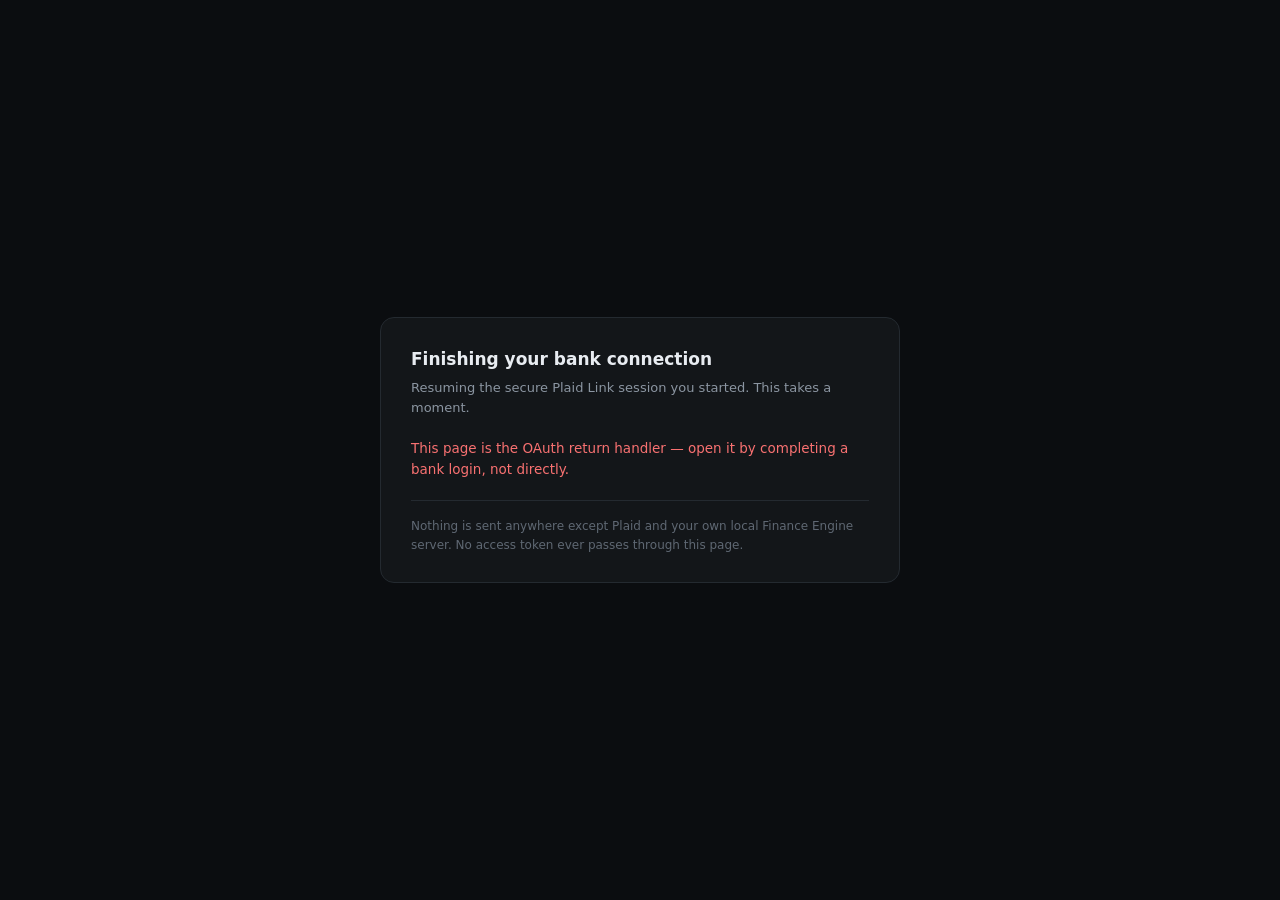
<file: plaid-oauth.html>
<!DOCTYPE html>
<html lang="en">
<head>
<meta charset="utf-8">
<meta name="viewport" content="width=device-width,initial-scale=1">
<meta name="robots" content="noindex,nofollow">
<title>Finishing bank connection — Hendrik Schoeman</title>
<style>
  :root{--bg:#0b0d10;--panel:#131619;--line:#242a30;--fg:#e8ecf1;--dim:#8b95a1;
        --dim2:#5f6873;--bad:#f87171;--accent:#60a5fa;--good:#4ade80}
  *{box-sizing:border-box}
  body{margin:0;background:var(--bg);color:var(--fg);min-height:100vh;display:flex;
       align-items:center;justify-content:center;padding:32px;
       font:15px/1.55 ui-sans-serif,-apple-system,"SF Pro Text",Inter,system-ui,sans-serif}
  .card{max-width:520px;width:100%;background:var(--panel);border:1px solid var(--line);
        border-radius:14px;padding:28px 30px}
  h1{font-size:17px;margin:0 0 6px;font-weight:600}
  .sub{color:var(--dim);font-size:13px;margin:0 0 20px}
  .status{font-size:13.5px;color:var(--fg);min-height:22px}
  .status.err{color:var(--bad)}
  .status.ok{color:var(--good)}
  .spinner{display:inline-block;width:14px;height:14px;border:2px solid var(--dim2);
           border-top-color:var(--accent);border-radius:50%;animation:s .7s linear infinite;
           vertical-align:-2px;margin-right:8px}
  @keyframes s{to{transform:rotate(360deg)}}
  code{background:#1b2025;padding:1.5px 6px;border-radius:5px;font-size:12.5px;color:#9fc4f5}
  .foot{margin-top:20px;padding-top:16px;border-top:1px solid var(--line);
        color:var(--dim2);font-size:12px}
  a{color:var(--accent)}
</style>
</head>
<body>
<div class="card">
  <h1>Finishing your bank connection</h1>
  <p class="sub">Resuming the secure Plaid Link session you started. This takes a moment.</p>
  <div class="status" id="status"><span class="spinner"></span>Re-opening Plaid Link…</div>
  <div class="foot">
    Nothing is sent anywhere except Plaid and your own local Finance Engine server.
    No access token ever passes through this page.
  </div>
</div>

<script src="https://cdn.plaid.com/link/v2/stable/link-initialize.js"></script>
<script>
  // No tokens are stored in this page or its URL. We fetch a link_token from the
  // local server at run time (Link token, not an access token — it is the value
  // the Plaid Link SDK requires in the browser).
  //
  // API base: same-origin when this page is served by the Finance Engine server
  // at 127.0.0.1; otherwise (this page hosted on the public domain, e.g.
  // https://hendrikexec.com/plaid-oauth.html) we call the local server directly.
  // The server allows this origin via a narrowly-scoped CORS rule.
  var API = (location.hostname === '127.0.0.1' || location.hostname === 'localhost')
    ? '' : 'http://127.0.0.1:8765';

  var statusEl = document.getElementById('status');

  function say(msg, cls) {
    statusEl.className = 'status' + (cls ? ' ' + cls : '');
    statusEl.textContent = msg;
  }

  function post(path, body) {
    return fetch(API + path, {
      method: 'POST',
      headers: {'Content-Type': 'application/json'},
      body: JSON.stringify(body || {})
    }).then(function (r) {
      return r.json().catch(function () { return {}; }).then(function (j) {
        return {status: r.status, ok: r.ok, body: j};
      });
    });
  }

  (function () {
    var params = new URLSearchParams(location.search);
    var oauthStateId = params.get('oauth_state_id');
    var oauthError = params.get('error');

    if (oauthError) {
      say('The bank returned an error (' + oauthError + '). Close this tab and try again.', 'err');
      return;
    }
    if (!oauthStateId) {
      say('This page is the OAuth return handler — open it by completing a bank login, not directly.', 'err');
      return;
    }
    if (typeof Plaid === 'undefined') {
      say('Could not load Plaid Link. Check the connection and reload.', 'err');
      return;
    }

    // Re-initialize Link with the SAME link_token and the full redirect URI
    // (Plaid extracts the oauth_state_id from receivedRedirectUri).
    post('/api/v1/link/session', {}).then(function (res) {
      if (!res.ok || !res.body || !res.body.link_token) {
        say('No pending Link session found. Go back and start the connection again.', 'err');
        return;
      }
      var handler = Plaid.create({
        token: res.body.link_token,
        receivedRedirectUri: window.location.href,
        onSuccess: function (publicToken, metadata) {
          var inst = (metadata && metadata.institution) || {};
          say('Connected. Registering with your Finance Engine…');
          post('/api/v1/link/exchange', {
            public_token: publicToken,
            institution_name: inst.name || null,
            institution_id: inst.institution_id || null
          }).then(function (r2) {
            if (r2.ok) {
              say('Done — ' + (inst.name || 'bank') + ' connected'
                  + (r2.body && r2.body.accounts != null ? ' (' + r2.body.accounts + ' accounts).' : '.')
                  + ' You can close this tab and return to the app.', 'ok');
            } else {
              var m = (r2.body && r2.body.error && r2.body.error.message) || 'exchange failed';
              say('Connected to the bank, but saving it failed: ' + m, 'err');
            }
          }).catch(function () {
            say('Connected to the bank, but the local server was unreachable.', 'err');
          });
        },
        onExit: function (err) {
          if (err) {
            say('Link closed before finishing' + (err.display_message ? ': ' + err.display_message : '.'), 'err');
          }
        }
      });
      handler.open();
    }).catch(function () {
      say('Could not reach the local Finance Engine server at ' + API + '. Is it running?', 'err');
    });
  })();
</script>
</body>
</html>
</file>
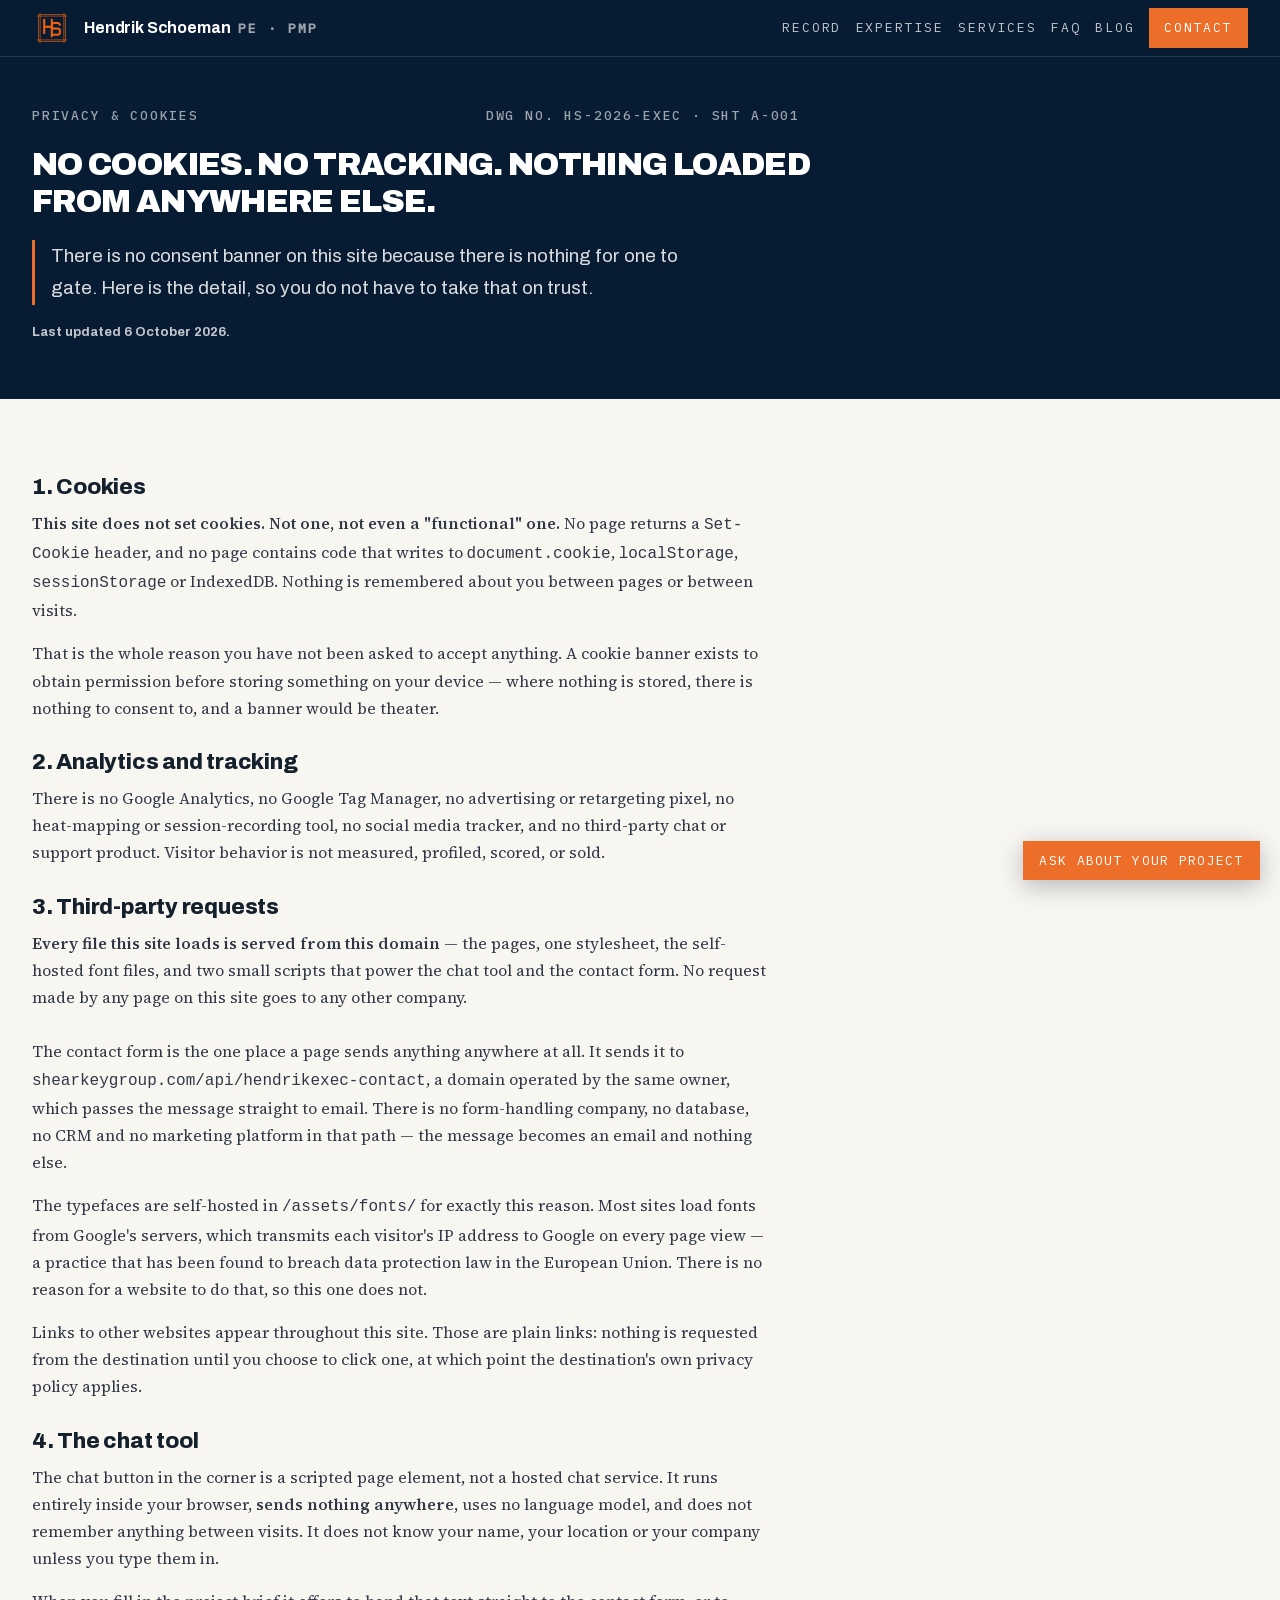
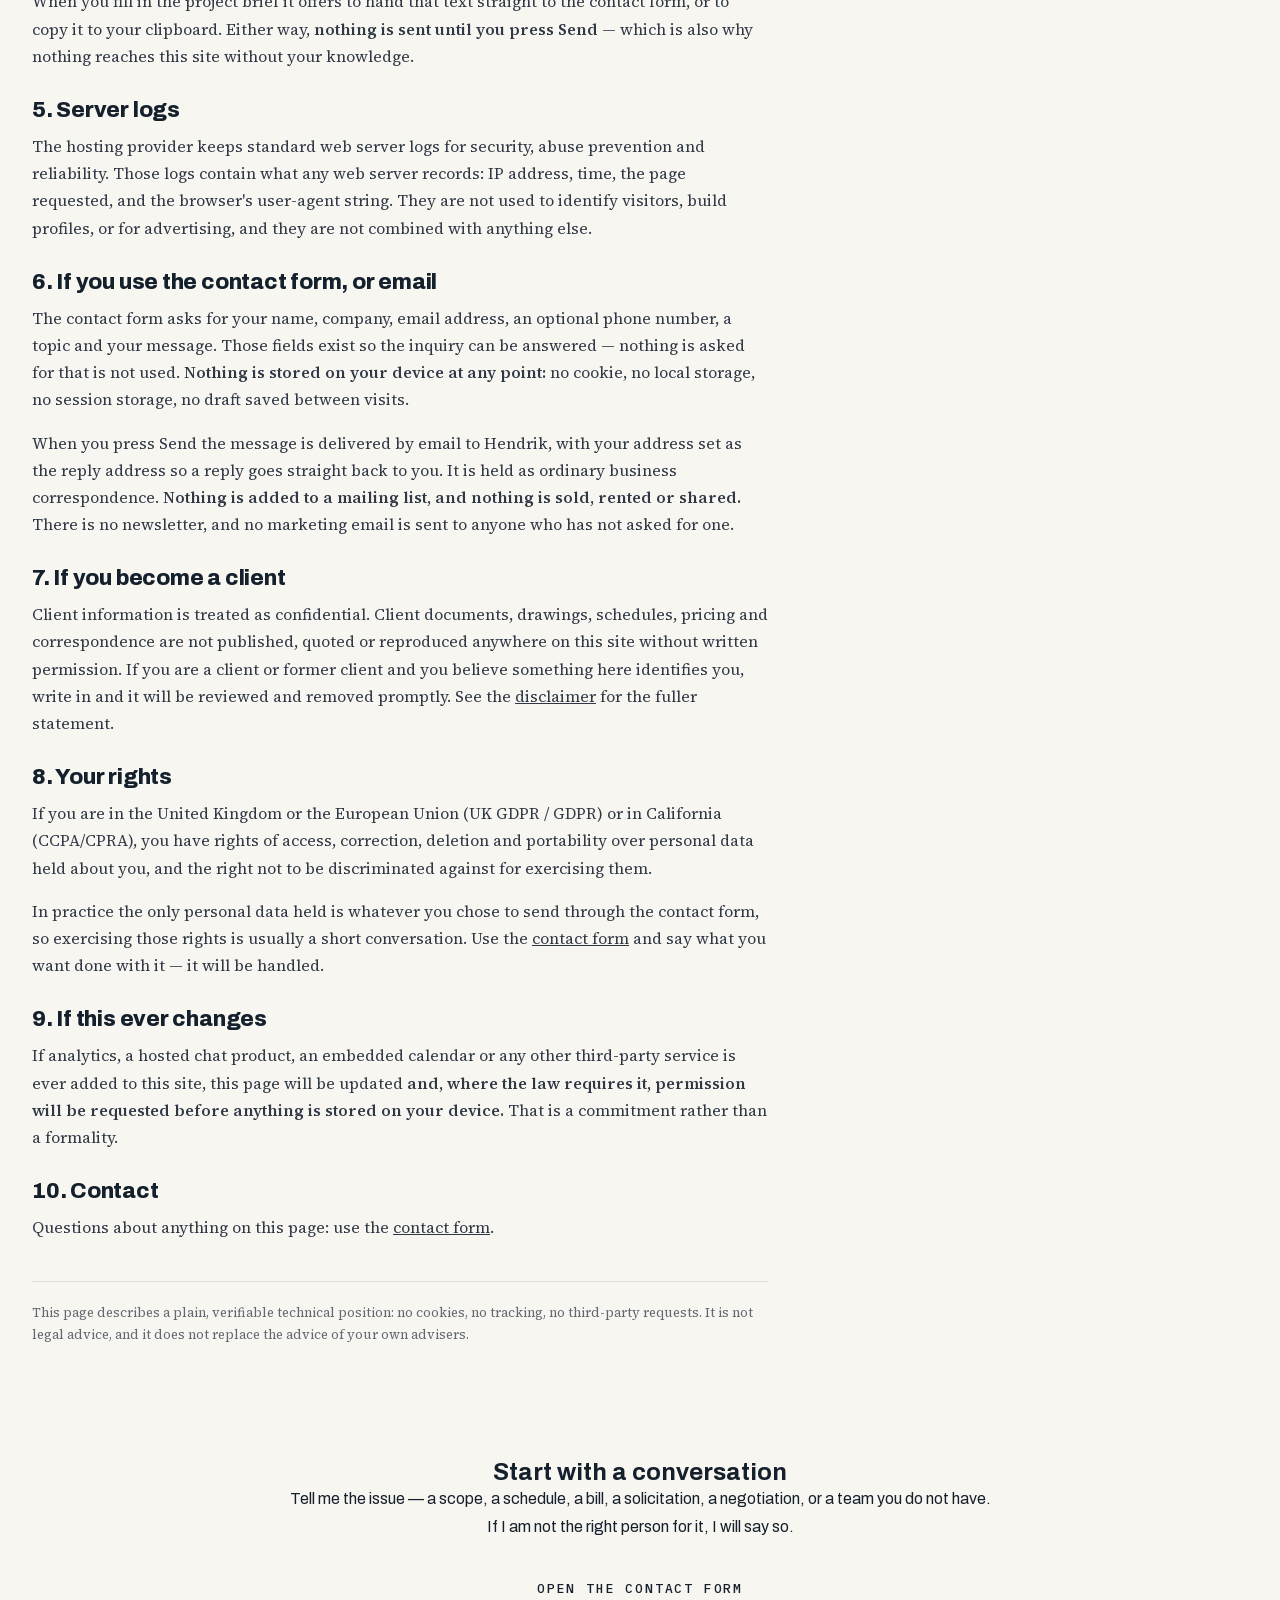
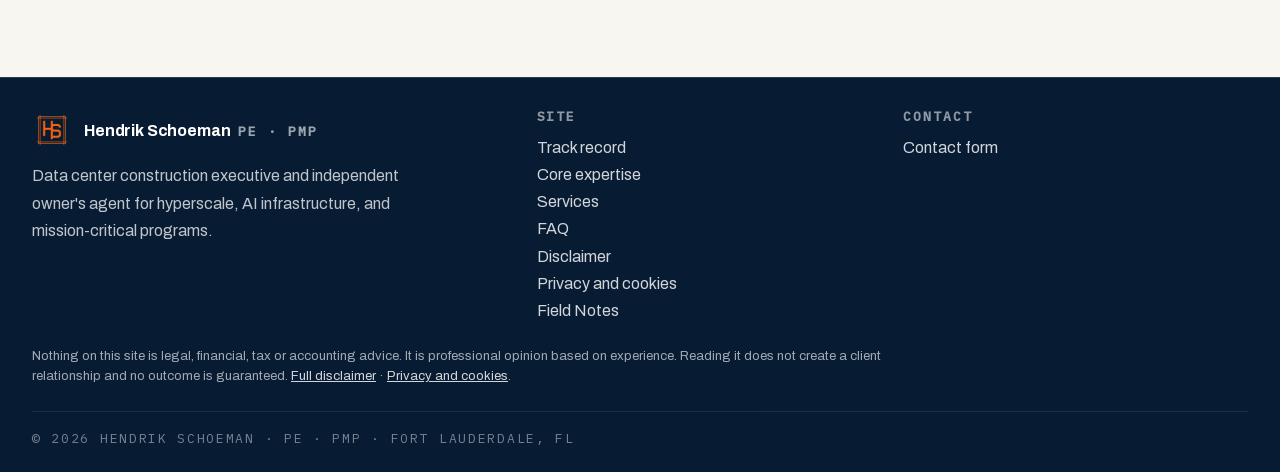
<file: privacy.html>
<!doctype html>
<html lang="en">
<head>
<meta charset="utf-8">
<meta name="viewport" content="width=device-width, initial-scale=1">
<title>Privacy and Cookies — No Cookies, No Tracking, No Third-Party Requests | Hendrik Schoeman</title>
<meta name="description" content="This site sets no cookies and runs no analytics. Every file it loads is served from this domain. Here is exactly what is and is not collected, and what happens to anything you send.">
<meta name="author" content="Hendrik Schoeman">
<meta name="robots" content="index, follow">
<link rel="canonical" href="https://hendrikexec.com/privacy.html">
<meta name="theme-color" content="#14203a">

<meta property="og:type" content="website">
<meta property="og:title" content="Privacy and Cookies — No Cookies, No Tracking, No Third-Party Requests">
<meta property="og:description" content="No cookies are set on this site, no analytics run, and nothing is loaded from a third party. Here is the detail.">
<meta property="og:url" content="https://hendrikexec.com/privacy.html">

<link rel="stylesheet" href="assets/fonts.css">
<link rel="stylesheet" href="styles.css">
</head>
<body>
<a class="skip-link" href="#main">Skip to content</a>

<header class="site-header blueprint-grid" id="top">
  <div class="container bar">
    <a class="brand" href="./" aria-label="Hendrik Schoeman — home">
      <img src="assets/hs-monogram.webp" alt="HS monogram" width="40" height="40">
      <span class="brand-name">Hendrik Schoeman<span class="brand-cred">PE · PMP</span></span>
    </a>
    <nav class="site-nav" aria-label="Primary">
      <a href="index.html#record">Record</a>
      <a href="index.html#expertise">Expertise</a>
      <a href="services.html">Services</a>
      <a href="faq.html">FAQ</a>
      <a href="blog">Blog</a>
      <a class="nav-cta" href="index.html#contact">Contact</a>
    </nav>
  </div>
</header>

<main id="main">

  <section class="hero" style="padding:0;">
    <div class="container" style="padding-top:3rem;padding-bottom:2.5rem;">
      <div class="sheet-meta" style="max-width:48rem;">
        <span class="tech-label">Privacy &amp; Cookies</span>
        <span class="tech-label">DWG NO. HS-2026-EXEC · SHT A-001</span>
      </div>
      <h1 class="page-heading">No Cookies. No Tracking. Nothing Loaded From Anywhere Else.</h1>
      <p class="lede" style="border-left:3px solid var(--flag);padding-left:1rem;margin-top:1.25rem;">There is no consent banner on this site because there is nothing for one to gate. Here is the detail, so you do not have to take that on trust.</p>
      <p style="margin-top:1rem;font-size:var(--step--1);opacity:.75;"><strong>Last updated 6 October 2026.</strong></p>
    </div>
  </section>

  <section class="section sheet-light">
    <div class="container">
      <div class="article">

        <h2 id="cookies">1. Cookies</h2>
        <p><strong>This site does not set cookies. Not one, not even a "functional" one.</strong> No page returns a <code>Set-Cookie</code> header, and no page contains code that writes to <code>document.cookie</code>, <code>localStorage</code>, <code>sessionStorage</code> or IndexedDB. Nothing is remembered about you between pages or between visits.</p>
        <p>That is the whole reason you have not been asked to accept anything. A cookie banner exists to obtain permission before storing something on your device — where nothing is stored, there is nothing to consent to, and a banner would be theater.</p>

        <h2 id="tracking">2. Analytics and tracking</h2>
        <p>There is no Google Analytics, no Google Tag Manager, no advertising or retargeting pixel, no heat-mapping or session-recording tool, no social media tracker, and no third-party chat or support product. Visitor behavior is not measured, profiled, scored, or sold.</p>

        <h2 id="third-party">3. Third-party requests</h2>
        <p><strong>Every file this site loads is served from this domain</strong> — the pages, one stylesheet, the self-hosted font files, and two small scripts that power the chat tool and the contact form. No request made by any page on this site goes to any other company.<br><br>The contact form is the one place a page sends anything anywhere at all. It sends it to <code>shearkeygroup.com/api/hendrikexec-contact</code>, a domain operated by the same owner, which passes the message straight to email. There is no form-handling company, no database, no CRM and no marketing platform in that path — the message becomes an email and nothing else.</p>
        <p>The typefaces are self-hosted in <code>/assets/fonts/</code> for exactly this reason. Most sites load fonts from Google's servers, which transmits each visitor's IP address to Google on every page view — a practice that has been found to breach data protection law in the European Union. There is no reason for a website to do that, so this one does not.</p>
        <p>Links to other websites appear throughout this site. Those are plain links: nothing is requested from the destination until you choose to click one, at which point the destination's own privacy policy applies.</p>

        <h2 id="chat">4. The chat tool</h2>
        <p>The chat button in the corner is a scripted page element, not a hosted chat service. It runs entirely inside your browser, <strong>sends nothing anywhere</strong>, uses no language model, and does not remember anything between visits. It does not know your name, your location or your company unless you type them in.</p>
        <p>When you fill in the project brief it offers to hand that text straight to the contact form, or to copy it to your clipboard. Either way, <strong>nothing is sent until you press Send</strong> — which is also why nothing reaches this site without your knowledge.</p>

        <h2 id="logs">5. Server logs</h2>
        <p>The hosting provider keeps standard web server logs for security, abuse prevention and reliability. Those logs contain what any web server records: IP address, time, the page requested, and the browser's user-agent string. They are not used to identify visitors, build profiles, or for advertising, and they are not combined with anything else.</p>

        <h2 id="email">6. If you use the contact form, or email</h2>
        <p>The contact form asks for your name, company, email address, an optional phone number, a topic and your message. Those fields exist so the inquiry can be answered — nothing is asked for that is not used. <strong>Nothing is stored on your device at any point:</strong> no cookie, no local storage, no session storage, no draft saved between visits.</p>
        <p>When you press Send the message is delivered by email to Hendrik, with your address set as the reply address so a reply goes straight back to you. It is held as ordinary business correspondence. <strong>Nothing is added to a mailing list, and nothing is sold, rented or shared.</strong> There is no newsletter, and no marketing email is sent to anyone who has not asked for one.</p>

        <h2 id="clients">7. If you become a client</h2>
        <p>Client information is treated as confidential. Client documents, drawings, schedules, pricing and correspondence are not published, quoted or reproduced anywhere on this site without written permission. If you are a client or former client and you believe something here identifies you, write in and it will be reviewed and removed promptly. See the <a href="disclaimer.html">disclaimer</a> for the fuller statement.</p>

        <h2 id="rights">8. Your rights</h2>
        <p>If you are in the United Kingdom or the European Union (UK GDPR / GDPR) or in California (CCPA/CPRA), you have rights of access, correction, deletion and portability over personal data held about you, and the right not to be discriminated against for exercising them.</p>
        <p>In practice the only personal data held is whatever you chose to send through the contact form, so exercising those rights is usually a short conversation. Use the <a href="#contact-form" data-contact-open>contact form</a> and say what you want done with it — it will be handled.</p>

        <h2 id="changes">9. If this ever changes</h2>
        <p>If analytics, a hosted chat product, an embedded calendar or any other third-party service is ever added to this site, this page will be updated <strong>and, where the law requires it, permission will be requested before anything is stored on your device.</strong> That is a commitment rather than a formality.</p>

        <h2 id="contact">10. Contact</h2>
        <p>Questions about anything on this page: use the <a href="#contact-form" data-contact-open>contact form</a>.</p>

        <p style="margin-top:2.5rem;padding-top:1.25rem;border-top:1px solid rgba(26,35,51,.15);font-size:var(--step--1);opacity:.75;">This page describes a plain, verifiable technical position: no cookies, no tracking, no third-party requests. It is not legal advice, and it does not replace the advice of your own advisers.</p>

      </div>
    </div>
  </section>

  <section class="section" id="contact-strip">
    <div class="container" style="text-align:center;">
      <h2>Start with a conversation</h2>
      <p style="max-width:44rem;margin:0 auto 1.5rem;">Tell me the issue — a scope, a schedule, a bill, a solicitation, a negotiation, or a team you do not have. If I am not the right person for it, I will say so.</p>
      <p><a class="btn btn-primary" href="#contact-form" data-contact-open>Open the contact form</a></p>
    </div>
  </section>

</main>

<footer class="site-footer">
  <div class="container">
    <div class="footer-grid">
      <div>
        <div class="brand" style="margin-bottom:.75rem;">
          <img src="assets/hs-monogram.webp" alt="" width="32" height="32">
          <span class="brand-name">Hendrik Schoeman<span class="brand-cred">PE · PMP</span></span>
        </div>
        <p style="margin:0;max-width:26rem;">Data center construction executive and independent owner's agent for hyperscale, AI infrastructure, and mission-critical programs.</p>
      </div>
      <div>
        <h3>Site</h3>
        <p style="margin:0;">
          <a href="index.html#record">Track record</a><br>
          <a href="index.html#expertise">Core expertise</a><br>
          <a href="services.html">Services</a><br>
          <a href="faq.html">FAQ</a><br>
          <a href="disclaimer.html">Disclaimer</a><br>
          <a href="privacy.html">Privacy and cookies</a><br>
          <a href="blog">Field Notes</a>
        </p>
      </div>
      <div>
        <h3>Contact</h3>
        <p style="margin:0;"><a href="#contact-form" data-contact-open>Contact form</a></p>
      </div>
    </div>
    <p class="footer-legal" style="margin:1.35rem 0 .65rem;font-size:.8125rem;line-height:1.6;color:rgba(255,255,255,.62);max-width:54rem;">Nothing on this site is legal, financial, tax or accounting advice. It is professional opinion based on experience. Reading it does not create a client relationship and no outcome is guaranteed. <a href="disclaimer.html" style="text-decoration:underline;">Full disclaimer</a> · <a href="privacy.html" style="text-decoration:underline;">Privacy and cookies</a>.</p>
    <div class="footer-bottom">© 2026 Hendrik Schoeman · PE · PMP · Fort Lauderdale, FL</div>
  </div>
</footer>

<script src="/assets/scope-chat.js" defer></script>
<script src="/assets/contact-form.js" defer></script>
</body>
</html>
</file>
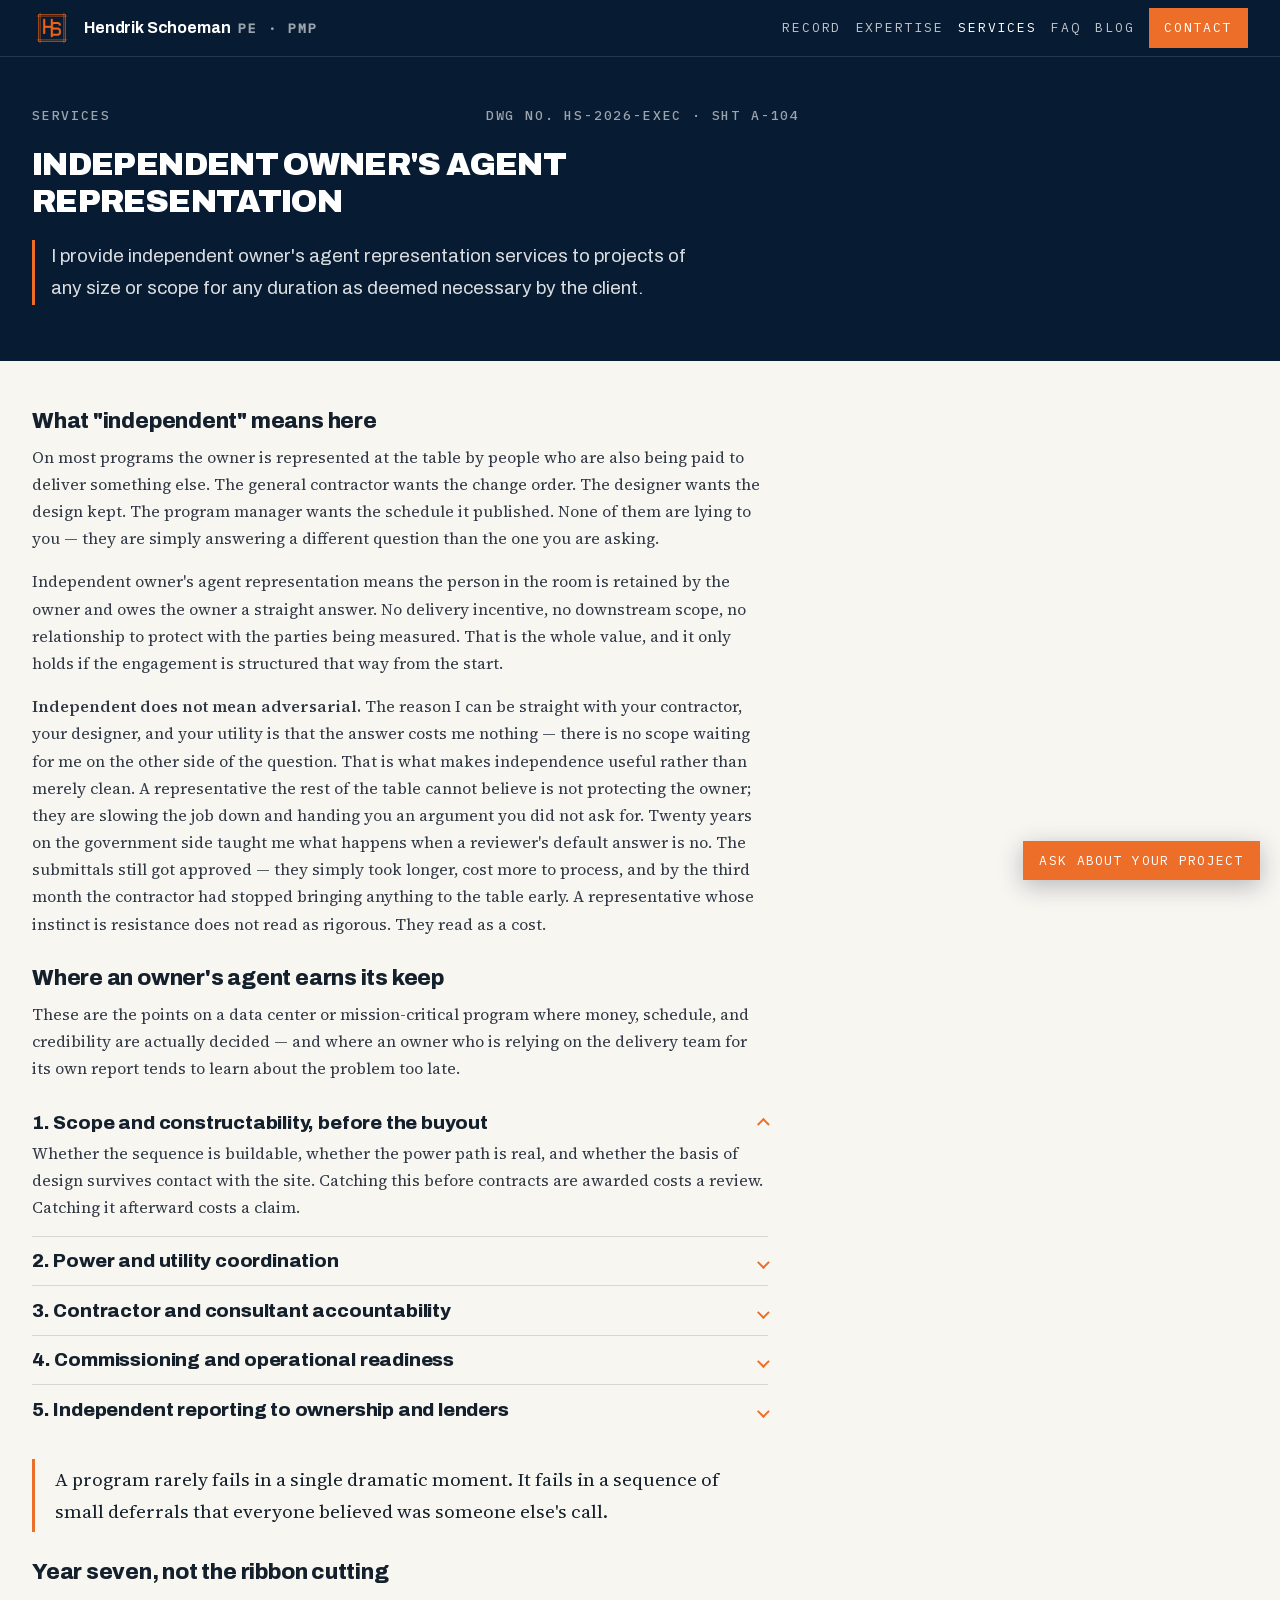
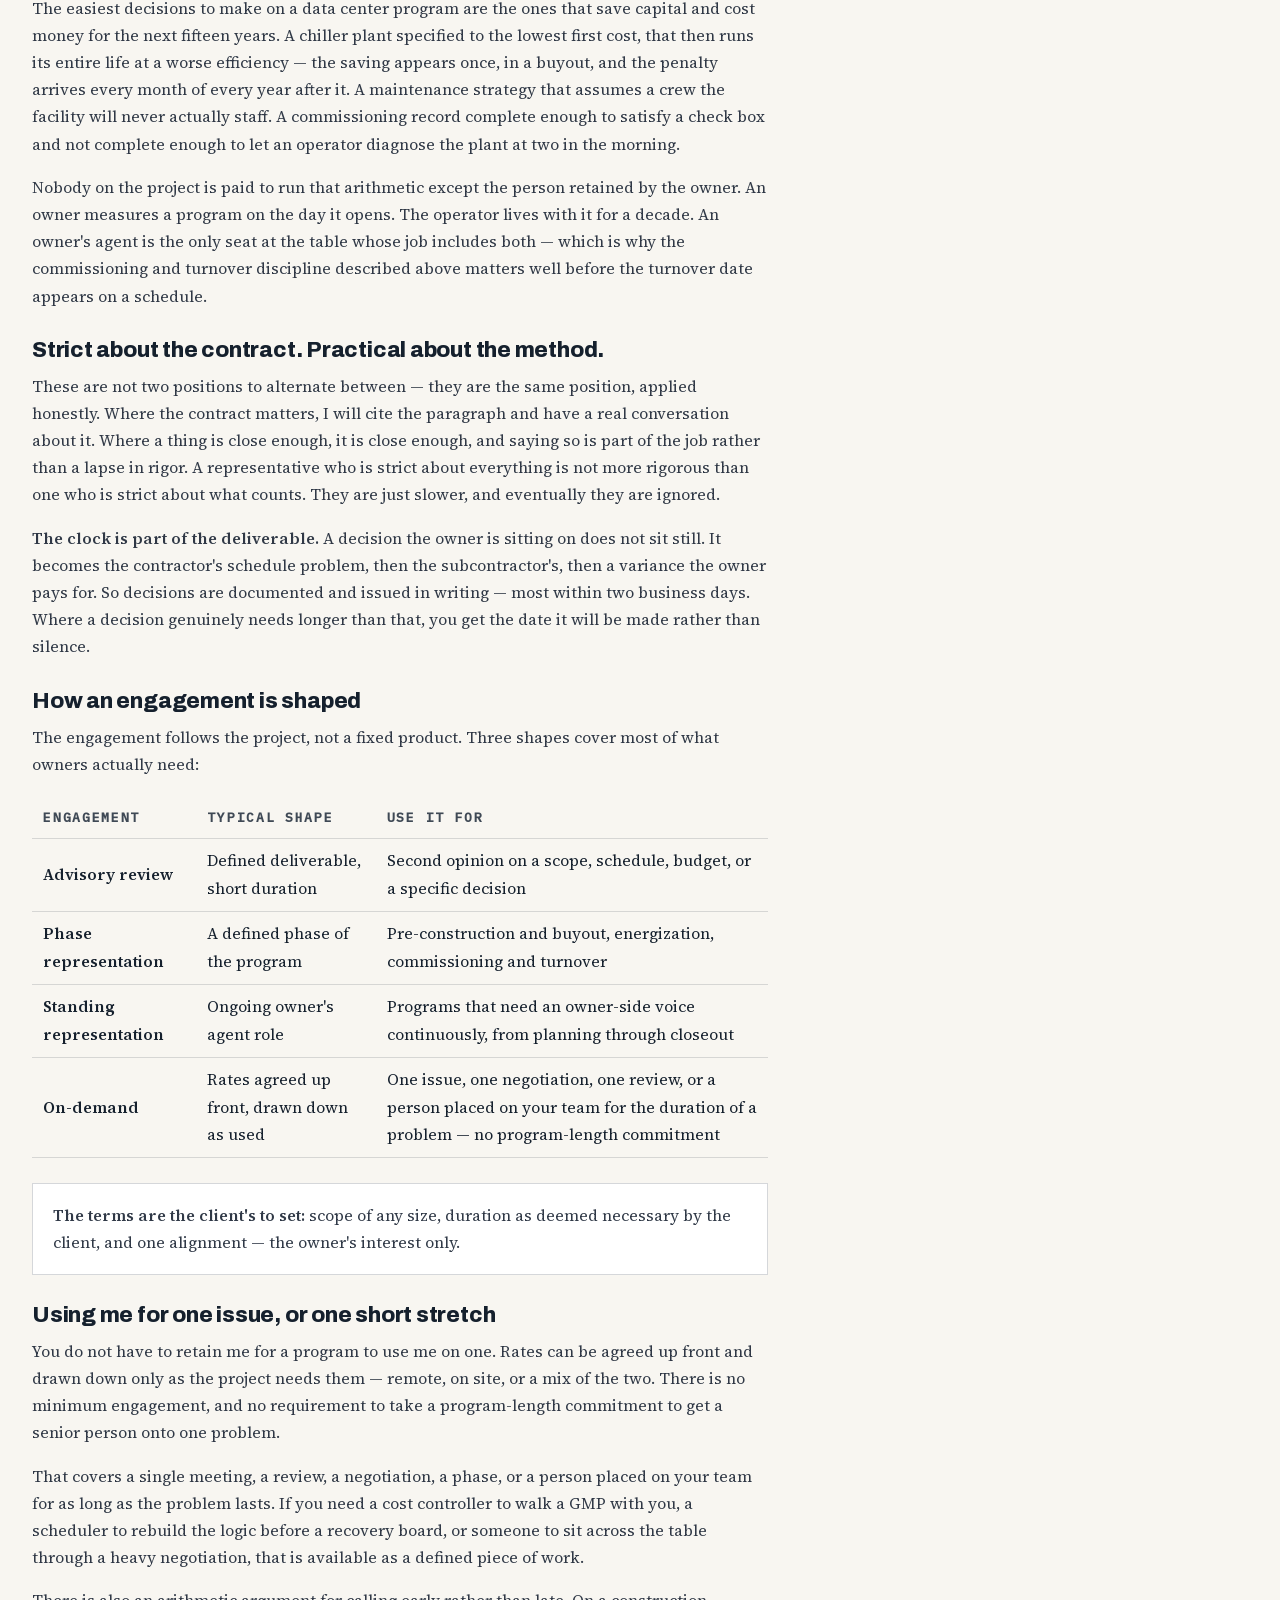
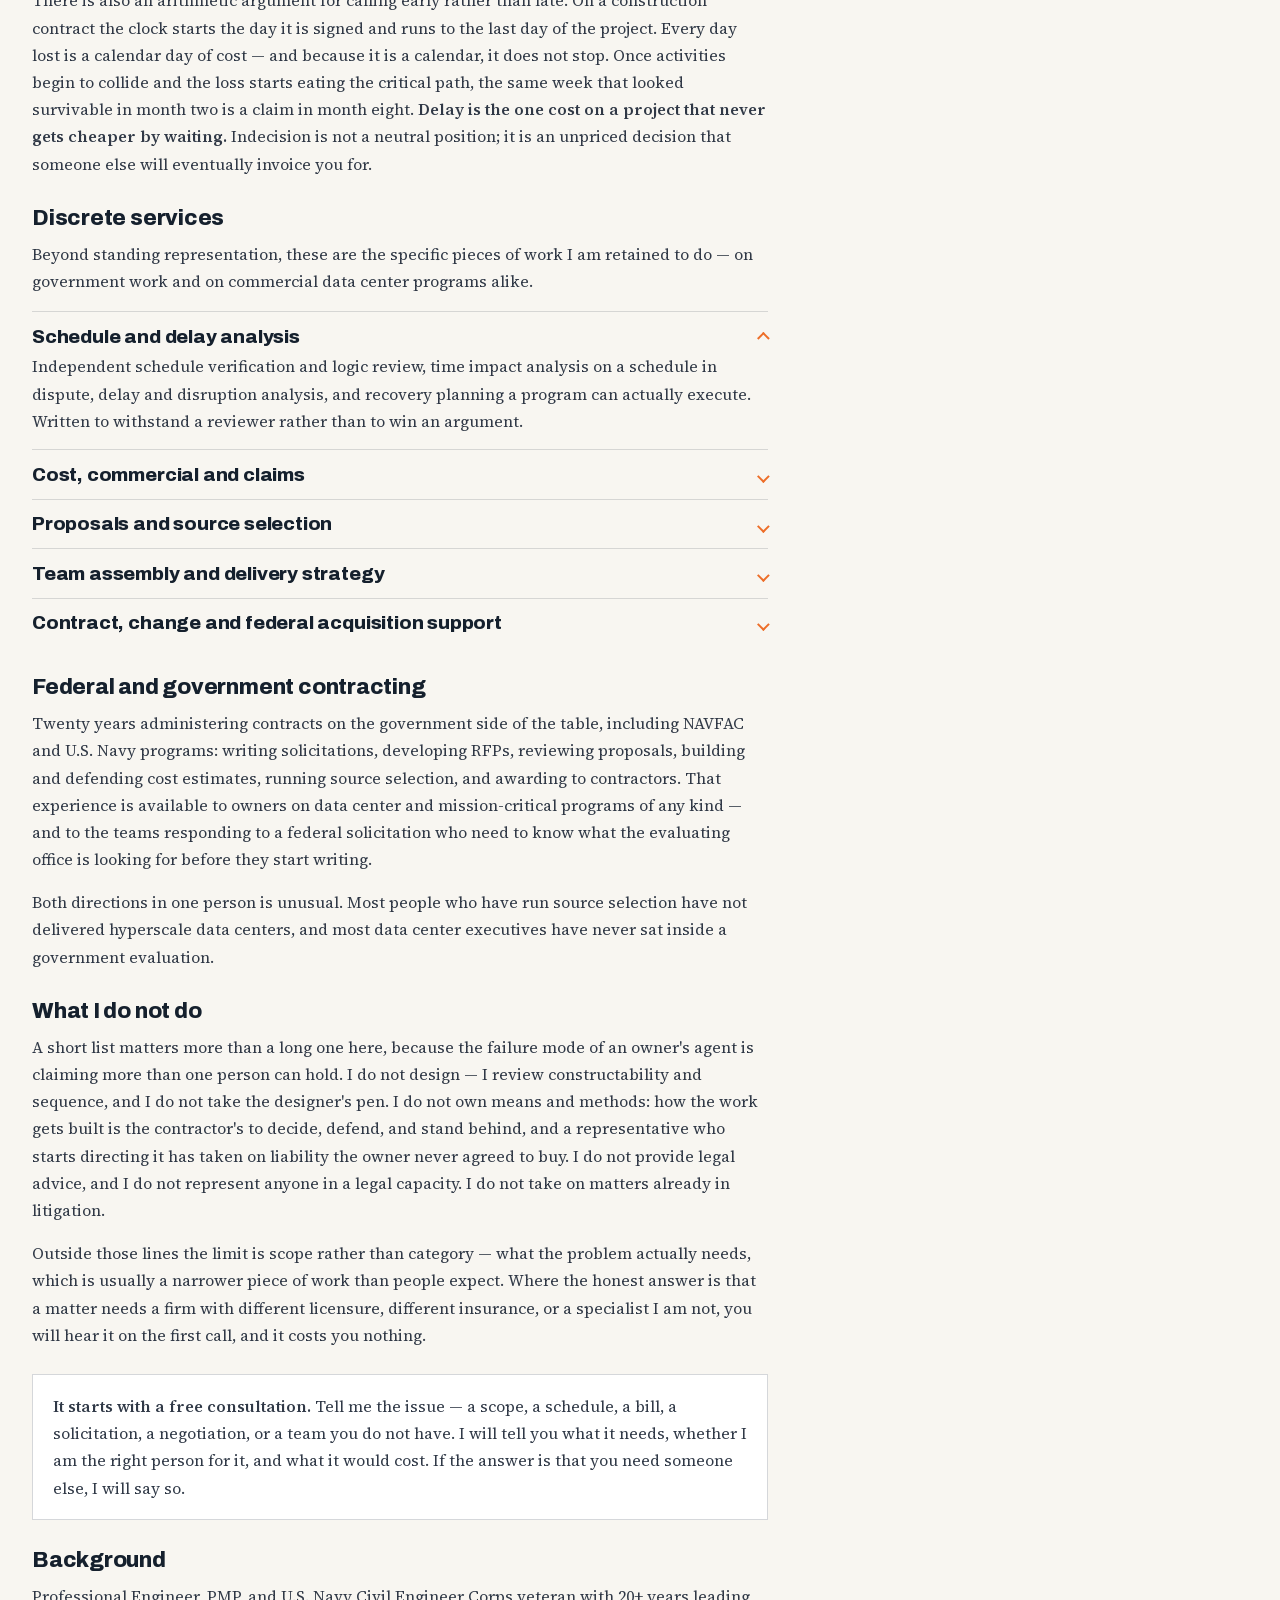
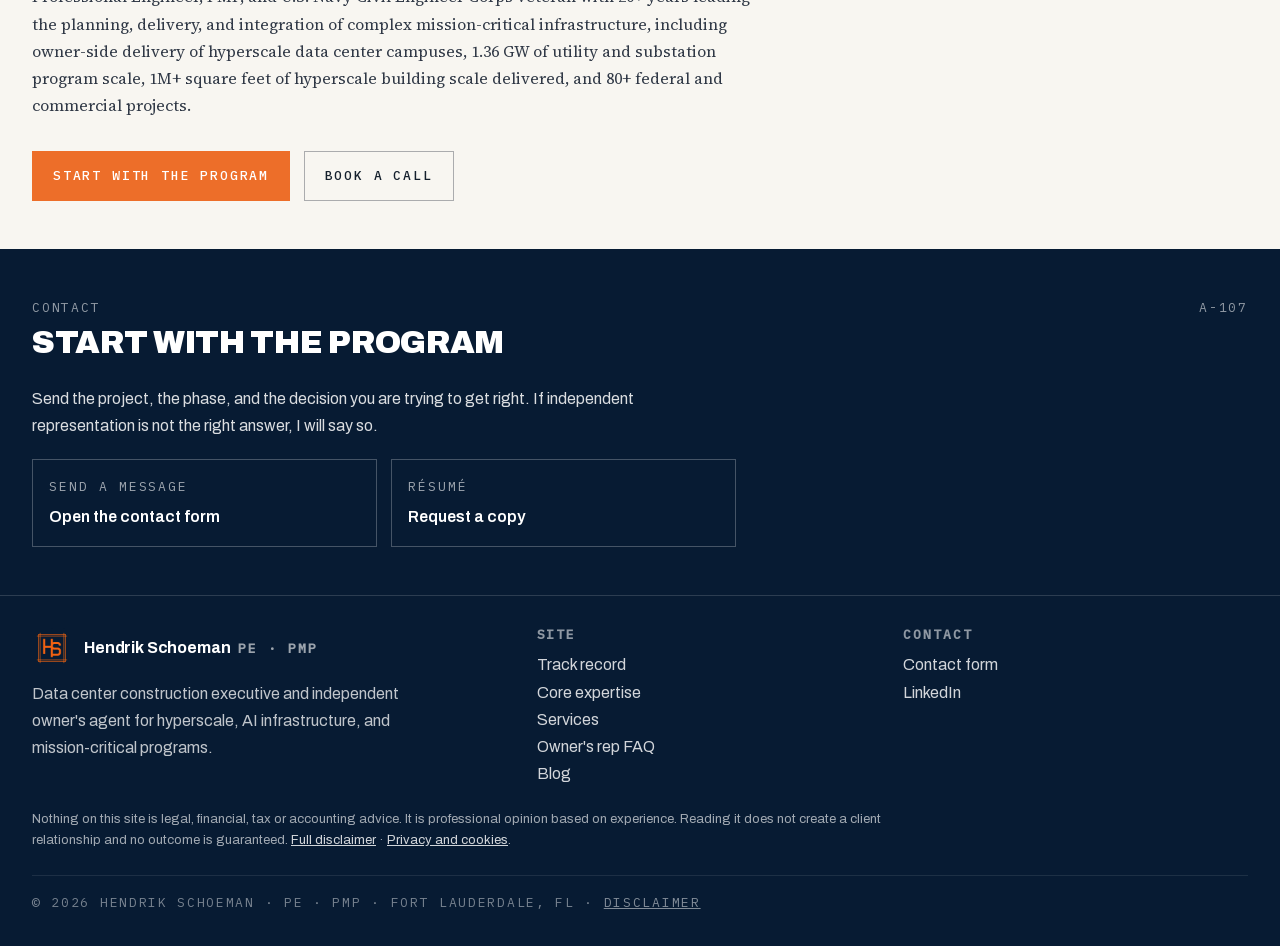
<file: services.html>
<!doctype html>
<html lang="en">
<head>
<meta charset="utf-8">
<meta name="viewport" content="width=device-width, initial-scale=1">
<title>Services — Independent Owner's Agent Representation | Hendrik Schoeman, PE, PMP</title>
<meta name="description" content="Independent owner's agent representation for data center and mission-critical projects of any size or scope, for any duration as deemed necessary by the client. Owner-side program and construction management, utility and power coordination, commissioning readiness, schedule recovery.">
<meta name="author" content="Hendrik Schoeman">
<meta name="robots" content="index, follow">
<link rel="canonical" href="https://hendrikexec.com/services.html">
<meta name="theme-color" content="#14203a">
<meta property="og:type" content="website">
<meta property="og:title" content="Services — Independent Owner's Agent Representation">
<meta property="og:description" content="Independent owner's agent representation for projects of any size or scope, for any duration as deemed necessary by the client.">
<meta property="og:url" content="https://hendrikexec.com/services.html">

<link rel="stylesheet" href="assets/fonts.css">
<link rel="stylesheet" href="styles.css">

<script type="application/ld+json">
{
  "@context": "https://schema.org",
  "@type": "Service",
  "name": "Independent owner's agent representation",
  "serviceType": ["Owner's agent / owner's representative for data center and mission-critical construction programs", "Government contracting and federal RFP proposal support", "Schedule delay analysis and time impact analysis", "Cost estimate review and GMP walkthrough", "Request for equitable adjustment (REA) development", "Owner-side team assembly and delivery strategy"],
  "provider": { "@type": "Person", "name": "Hendrik Schoeman", "honorificSuffix": "PE, PMP", "url": "https://hendrikexec.com/" },
  "areaServed": "United States",
  "description": "Independent owner's agent representation services for projects of any size or scope, for any duration as deemed necessary by the client. Also available as discrete short-duration work at pre-negotiated rates: schedule and delay analysis, cost estimate and GMP review, REA development, negotiation support, federal RFP proposal development and source selection support, and owner-side team assembly.",
  "url": "https://hendrikexec.com/services.html"
}
</script>
</head>
<body>
<a class="skip-link" href="#main">Skip to content</a>

<header class="site-header blueprint-grid">
  <div class="container bar">
    <a class="brand" href="./" aria-label="Hendrik Schoeman — home">
      <img src="assets/hs-monogram.webp" alt="HS monogram" width="40" height="40">
      <span class="brand-name">Hendrik Schoeman<span class="brand-cred">PE · PMP</span></span>
    </a>
    <nav class="site-nav" aria-label="Primary">
      <a href="index.html#record">Record</a>
      <a href="index.html#expertise">Expertise</a>
      <a href="services.html" aria-current="page">Services</a>
      <a href="faq.html">FAQ</a>
      <a href="blog">Blog</a>
      <a class="nav-cta" href="#contact">Contact</a>
    </nav>
  </div>
</header>

<main id="main">

  <section class="hero" style="padding:0;">
    <div class="container" style="padding-top:3rem;padding-bottom:2.5rem;">
      <div class="sheet-meta" style="max-width:48rem;">
        <span class="tech-label">Services</span>
        <span class="tech-label">DWG NO. HS-2026-EXEC · SHT A-104</span>
      </div>
      <h1 class="page-heading">Independent Owner's Agent Representation</h1>
      <p class="lede" style="border-left:3px solid var(--flag);padding-left:1rem;margin-top:1.25rem;">I provide independent owner's agent representation services to projects of any size or scope for any duration as deemed necessary by the client.</p>
    </div>
  </section>

  <section class="section sheet-light">
    <div class="container">
      <div class="article">
        <h2 style="margin-top:0;">What "independent" means here</h2>
        <p>On most programs the owner is represented at the table by people who are also being paid to deliver something else. The general contractor wants the change order. The designer wants the design kept. The program manager wants the schedule it published. None of them are lying to you — they are simply answering a different question than the one you are asking.</p>
        <p>Independent owner's agent representation means the person in the room is retained by the owner and owes the owner a straight answer. No delivery incentive, no downstream scope, no relationship to protect with the parties being measured. That is the whole value, and it only holds if the engagement is structured that way from the start.</p>
        <p><strong>Independent does not mean adversarial.</strong> The reason I can be straight with your contractor, your designer, and your utility is that the answer costs me nothing — there is no scope waiting for me on the other side of the question. That is what makes independence useful rather than merely clean. A representative the rest of the table cannot believe is not protecting the owner; they are slowing the job down and handing you an argument you did not ask for. Twenty years on the government side taught me what happens when a reviewer's default answer is no. The submittals still got approved — they simply took longer, cost more to process, and by the third month the contractor had stopped bringing anything to the table early. A representative whose instinct is resistance does not read as rigorous. They read as a cost.</p>

        <h2>Where an owner's agent earns its keep</h2>
        <p>These are the points on a data center or mission-critical program where money, schedule, and credibility are actually decided — and where an owner who is relying on the delivery team for its own report tends to learn about the problem too late.</p>

        <details class="faq-entry" open>
          <summary><h3>1. Scope and constructability, before the buyout</h3></summary>
          <p>Whether the sequence is buildable, whether the power path is real, and whether the basis of design survives contact with the site. Catching this before contracts are awarded costs a review. Catching it afterward costs a claim.</p>
        </details>

        <details class="faq-entry">
          <summary><h3>2. Power and utility coordination</h3></summary>
          <p>Service agreements, substation scope, medium-voltage distribution, long-lead equipment, and the utility's actual schedule rather than the one in the submittal. Energization drives Day-1, and it is almost never a construction problem — it is a coordination problem.</p>
        </details>

        <details class="faq-entry">
          <summary><h3>3. Contractor and consultant accountability</h3></summary>
          <p>Clear acceptance criteria, GMP and change review, and the uncomfortable conversation that happens at a point where it can still change the outcome — not in a post-mortem.</p>
        </details>

        <details class="faq-entry">
          <summary><h3>4. Commissioning and operational readiness</h3></summary>
          <p>Commissioning readiness is a design, procurement, and turnover discipline, not a phase at the end. An owner's agent keeps the end state visible from the beginning, so turnover does not become a negotiation.</p>
        </details>

        <details class="faq-entry">
          <summary><h3>5. Independent reporting to ownership and lenders</h3></summary>
          <p>One honest dashboard: what is on plan, what is drifting, what it will cost to recover, and what decision belongs to the owner. Written for an executive who has three other things on their desk.</p>
        </details>

        <blockquote>A program rarely fails in a single dramatic moment. It fails in a sequence of small deferrals that everyone believed was someone else's call.</blockquote>

        <h2>Year seven, not the ribbon cutting</h2>
        <p>The easiest decisions to make on a data center program are the ones that save capital and cost money for the next fifteen years. A chiller plant specified to the lowest first cost, that then runs its entire life at a worse efficiency — the saving appears once, in a buyout, and the penalty arrives every month of every year after it. A maintenance strategy that assumes a crew the facility will never actually staff. A commissioning record complete enough to satisfy a check box and not complete enough to let an operator diagnose the plant at two in the morning.</p>
        <p>Nobody on the project is paid to run that arithmetic except the person retained by the owner. An owner measures a program on the day it opens. The operator lives with it for a decade. An owner's agent is the only seat at the table whose job includes both — which is why the commissioning and turnover discipline described above matters well before the turnover date appears on a schedule.</p>

        <h2>Strict about the contract. Practical about the method.</h2>
        <p>These are not two positions to alternate between — they are the same position, applied honestly. Where the contract matters, I will cite the paragraph and have a real conversation about it. Where a thing is close enough, it is close enough, and saying so is part of the job rather than a lapse in rigor. A representative who is strict about everything is not more rigorous than one who is strict about what counts. They are just slower, and eventually they are ignored.</p>
        <p><strong>The clock is part of the deliverable.</strong> A decision the owner is sitting on does not sit still. It becomes the contractor's schedule problem, then the subcontractor's, then a variance the owner pays for. So decisions are documented and issued in writing — most within two business days. Where a decision genuinely needs longer than that, you get the date it will be made rather than silence.</p>

        <h2>How an engagement is shaped</h2>
        <p>The engagement follows the project, not a fixed product. Three shapes cover most of what owners actually need:</p>
        <div class="table-wrap">
        <table>
          <thead>
            <tr><th>Engagement</th><th>Typical shape</th><th>Use it for</th></tr>
          </thead>
          <tbody>
            <tr><td><strong>Advisory review</strong></td><td>Defined deliverable, short duration</td><td>Second opinion on a scope, schedule, budget, or a specific decision</td></tr>
            <tr><td><strong>Phase representation</strong></td><td>A defined phase of the program</td><td>Pre-construction and buyout, energization, commissioning and turnover</td></tr>
            <tr><td><strong>Standing representation</strong></td><td>Ongoing owner's agent role</td><td>Programs that need an owner-side voice continuously, from planning through closeout</td></tr>
            <tr><td><strong>On-demand</strong></td><td>Rates agreed up front, drawn down as used</td><td>One issue, one negotiation, one review, or a person placed on your team for the duration of a problem — no program-length commitment</td></tr>
          </tbody>
        </table>
        </div>

        <div class="callout">
          <p><strong>The terms are the client's to set:</strong> scope of any size, duration as deemed necessary by the client, and one alignment — the owner's interest only.</p>
        </div>

        <h2>Using me for one issue, or one short stretch</h2>
        <p>You do not have to retain me for a program to use me on one. Rates can be agreed up front and drawn down only as the project needs them — remote, on site, or a mix of the two. There is no minimum engagement, and no requirement to take a program-length commitment to get a senior person onto one problem.</p>
        <p>That covers a single meeting, a review, a negotiation, a phase, or a person placed on your team for as long as the problem lasts. If you need a cost controller to walk a GMP with you, a scheduler to rebuild the logic before a recovery board, or someone to sit across the table through a heavy negotiation, that is available as a defined piece of work.</p>
        <p>There is also an arithmetic argument for calling early rather than late. On a construction contract the clock starts the day it is signed and runs to the last day of the project. Every day lost is a calendar day of cost — and because it is a calendar, it does not stop. Once activities begin to collide and the loss starts eating the critical path, the same week that looked survivable in month two is a claim in month eight. <strong>Delay is the one cost on a project that never gets cheaper by waiting.</strong> Indecision is not a neutral position; it is an unpriced decision that someone else will eventually invoice you for.</p>

        <h2>Discrete services</h2>
        <p>Beyond standing representation, these are the specific pieces of work I am retained to do — on government work and on commercial data center programs alike.</p>

        <details class="faq-entry" open>
          <summary><h3>Schedule and delay analysis</h3></summary>
          <p>Independent schedule verification and logic review, time impact analysis on a schedule in dispute, delay and disruption analysis, and recovery planning a program can actually execute. Written to withstand a reviewer rather than to win an argument.</p>
        </details>

        <details class="faq-entry">
          <summary><h3>Cost, commercial and claims</h3></summary>
          <p>Cost estimate review and validation, guaranteed maximum price (GMP) walkthrough, change order and claim review, request for equitable adjustment (REA) development, and heavy negotiation support and strategy — including someone standing across the table when the number matters and the room is not friendly.</p>
        </details>

        <details class="faq-entry">
          <summary><h3>Proposals and source selection</h3></summary>
          <p>Response development against a government project RFP, cost and price volume preparation, and proposal review against what the evaluating agency actually scores rather than what the solicitation says on its face. On the other side of the same process: vendor and contractor selection, evaluation criteria design, and award recommendation support.</p>
        </details>

        <details class="faq-entry">
          <summary><h3>Team assembly and delivery strategy</h3></summary>
          <p>Working out what you actually need across scope, schedule and cost, writing the strategy that gets you there, and then assembling and staffing the team for the duration — planners, cost controllers, schedulers, project controls. If the answer is a full-time scheduler for eight months, that is what gets built, and the strategy behind it stays with someone accountable to you.</p>
        </details>

        <details class="faq-entry">
          <summary><h3>Contract, change and federal acquisition support</h3></summary>
          <p>À la carte support when a contract question needs an answer rather than a program. Reviewing a proposal before it goes in. Working a change order through with a government agency, or with a commercial owner, and keeping it on entitlement rather than on goodwill. Reading what the contracting officer is actually after rather than what the letter says on its face. Applying the Federal Acquisition Regulation to a specific situation and telling you what the position actually is.</p>
          <p>Twenty years administering contracts on the government side means the answer comes from having been the person sitting on the other end of the request — which is usually the difference between an argument and a resolution.</p>
        </details>

        <h2>Federal and government contracting</h2>
        <p>Twenty years administering contracts on the government side of the table, including NAVFAC and U.S. Navy programs: writing solicitations, developing RFPs, reviewing proposals, building and defending cost estimates, running source selection, and awarding to contractors. That experience is available to owners on data center and mission-critical programs of any kind — and to the teams responding to a federal solicitation who need to know what the evaluating office is looking for before they start writing.</p>
        <p>Both directions in one person is unusual. Most people who have run source selection have not delivered hyperscale data centers, and most data center executives have never sat inside a government evaluation.</p>

        <h2>What I do not do</h2>
        <p>A short list matters more than a long one here, because the failure mode of an owner's agent is claiming more than one person can hold. I do not design — I review constructability and sequence, and I do not take the designer's pen. I do not own means and methods: how the work gets built is the contractor's to decide, defend, and stand behind, and a representative who starts directing it has taken on liability the owner never agreed to buy. I do not provide legal advice, and I do not represent anyone in a legal capacity. I do not take on matters already in litigation.</p>
        <p>Outside those lines the limit is scope rather than category — what the problem actually needs, which is usually a narrower piece of work than people expect. Where the honest answer is that a matter needs a firm with different licensure, different insurance, or a specialist I am not, you will hear it on the first call, and it costs you nothing.</p>

        <div class="callout">
          <p><strong>It starts with a free consultation.</strong> Tell me the issue — a scope, a schedule, a bill, a solicitation, a negotiation, or a team you do not have. I will tell you what it needs, whether I am the right person for it, and what it would cost. If the answer is that you need someone else, I will say so.</p>
        </div>

        <h2>Background</h2>
        <p>Professional Engineer, PMP, and U.S. Navy Civil Engineer Corps veteran with 20+ years leading the planning, delivery, and integration of complex mission-critical infrastructure, including owner-side delivery of hyperscale data center campuses, 1.36 GW of utility and substation program scale, 1M+ square feet of hyperscale building scale delivered, and 80+ federal and commercial projects.</p>

        <div style="display:flex;flex-wrap:wrap;gap:.85rem;margin-top:2rem;">
          <a class="btn btn-flag" href="#contact-form" data-contact-open>Start with the program</a>
          <a class="btn btn-outline-dark" href="https://calendly.com/navycec/new-meeting" target="_blank" rel="noopener noreferrer">Book a call</a>
        </div>
      </div>
    </div>
  </section>

  <section class="section sheet-dark blueprint-grid" id="contact">
    <div class="container">
      <div class="sheet-head">
        <div>
          <div class="sheet-number">Contact</div>
          <h2>Start with the program</h2>
        </div>
        <div class="sheet-ref">A-107</div>
      </div>
      <p style="max-width:38rem;color:rgba(255,255,255,.85);">Send the project, the phase, and the decision you are trying to get right. If independent representation is not the right answer, I will say so.</p>
      <div class="contact-cards" style="margin-top:1.25rem;max-width:44rem;">
          <noscript><p style="margin:.9rem 0 0;font-size:.875rem;">The contact form needs JavaScript. Every other card here works without it — or reach out on <a href="https://linkedin.com/in/hendrikschoeman" target="_blank" rel="noopener noreferrer">LinkedIn</a>.</p></noscript>
        <a class="contact-card" href="#contact-form" data-contact-open><div class="contact-label">Send a Message</div><div class="contact-value">Open the contact form</div></a>
        <a class="contact-card" href="#contact-form" data-contact-open data-contact-intent="resume"><div class="contact-label">Résumé</div><div class="contact-value">Request a copy</div></a>
        
      </div>
    </div>
  </section>

</main>

<footer class="site-footer">
  <div class="container">
    <div class="footer-grid">
      <div>
        <div class="brand" style="margin-bottom:.75rem;">
          <img src="assets/hs-monogram.webp" alt="" width="32" height="32">
          <span class="brand-name">Hendrik Schoeman<span class="brand-cred">PE · PMP</span></span>
        </div>
        <p style="margin:0;max-width:26rem;">Data center construction executive and independent owner's agent for hyperscale, AI infrastructure, and mission-critical programs.</p>
      </div>
      <div>
        <h3>Site</h3>
        <p style="margin:0;">
          <a href="index.html#record">Track record</a><br>
          <a href="index.html#expertise">Core expertise</a><br>
          <a href="services.html">Services</a><br>
          <a href="faq.html">Owner's rep FAQ</a><br>
          <a href="blog">Blog</a>
        </p>
      </div>
      <div>
        <h3>Contact</h3>
        <p style="margin:0;">
          <a href="#contact-form" data-contact-open>Contact form</a><br>
          <a href="https://linkedin.com/in/hendrikschoeman" target="_blank" rel="noopener noreferrer">LinkedIn</a><br>
        </p>
      </div>
    </div>
    <p class="footer-legal" style="margin:1.35rem 0 .65rem;font-size:.8125rem;line-height:1.6;color:rgba(255,255,255,.62);max-width:54rem;">Nothing on this site is legal, financial, tax or accounting advice. It is professional opinion based on experience. Reading it does not create a client relationship and no outcome is guaranteed. <a href="disclaimer.html" style="text-decoration:underline;">Full disclaimer</a> · <a href="privacy.html" style="text-decoration:underline;">Privacy and cookies</a>.</p>
    <div class="footer-bottom">© 2026 Hendrik Schoeman · PE · PMP · Fort Lauderdale, FL · <a href="disclaimer.html" style="text-decoration:underline;">Disclaimer</a></div>
  </div>
</footer>
<script src="/assets/scope-chat.js" defer></script>
<script src="/assets/contact-form.js" defer></script>
<script src="/assets/faq-auto-contract.js" defer></script>
</body>
</html>
</file>
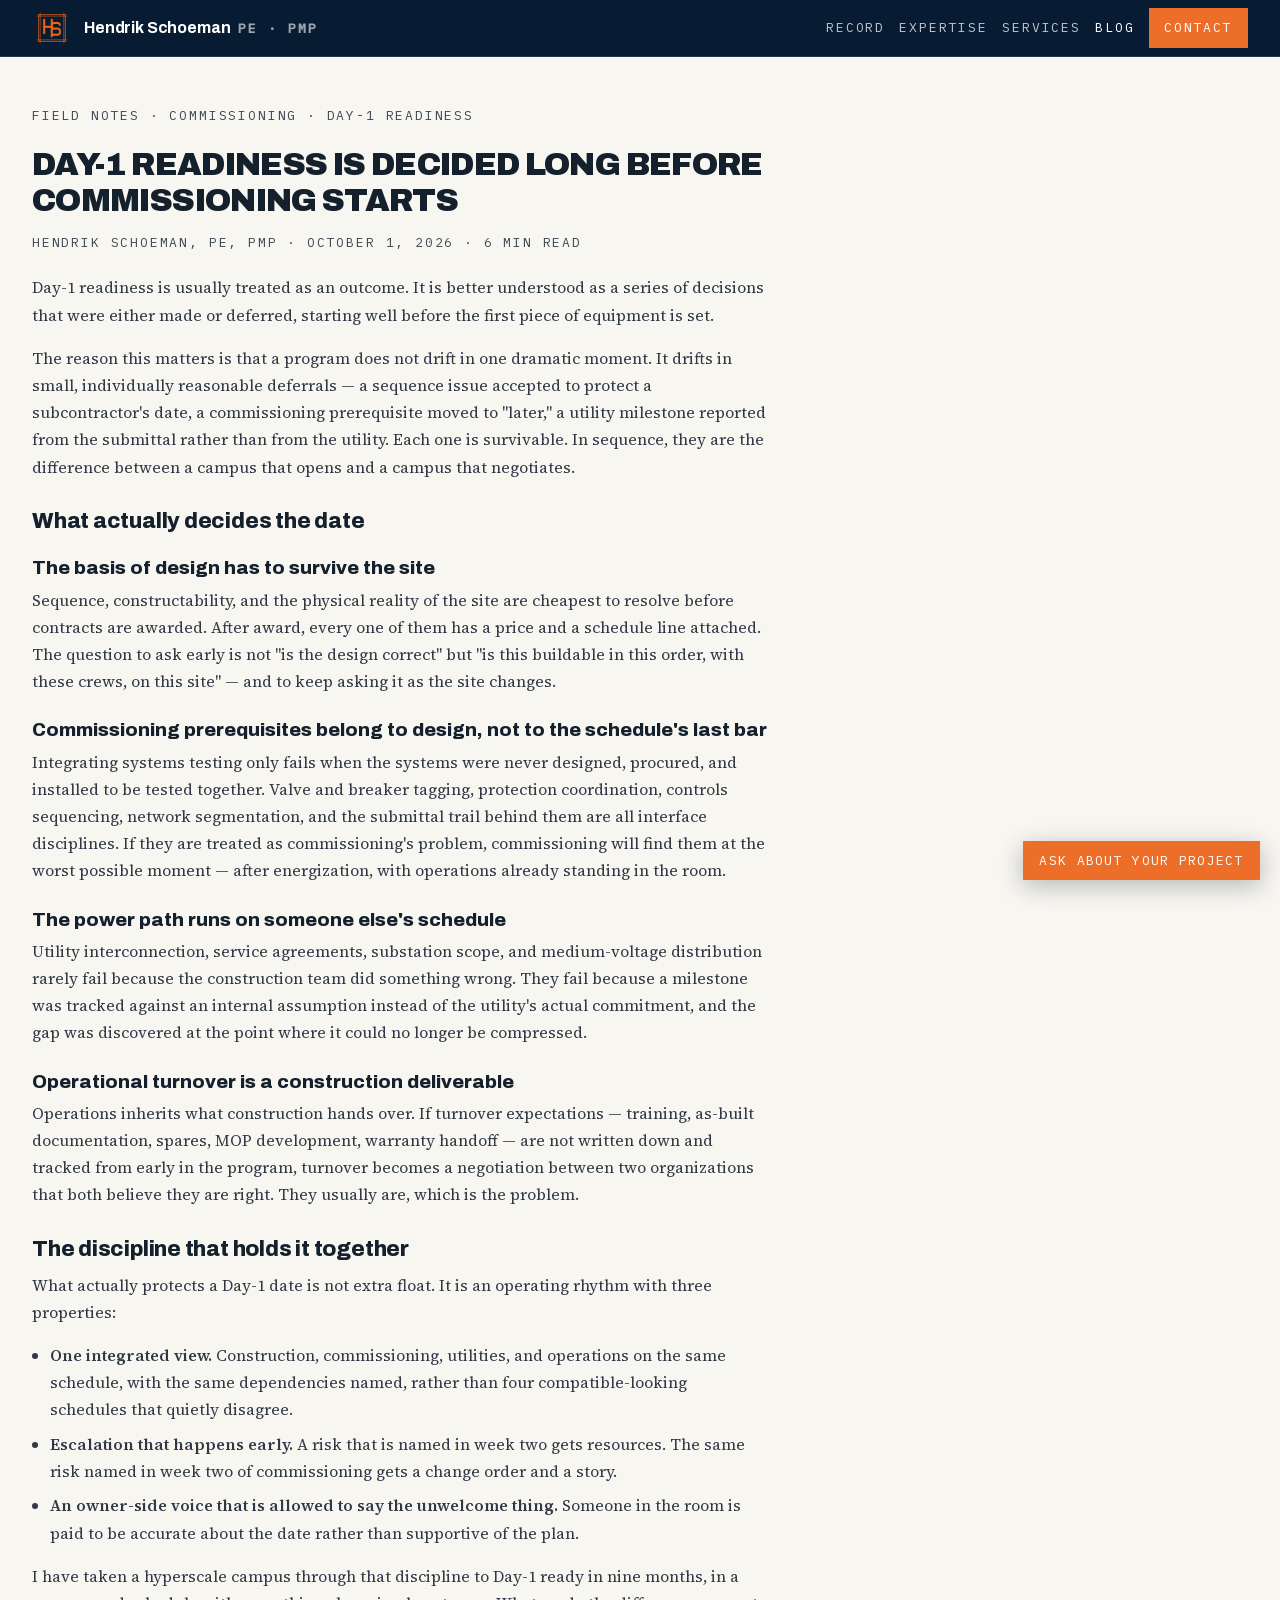
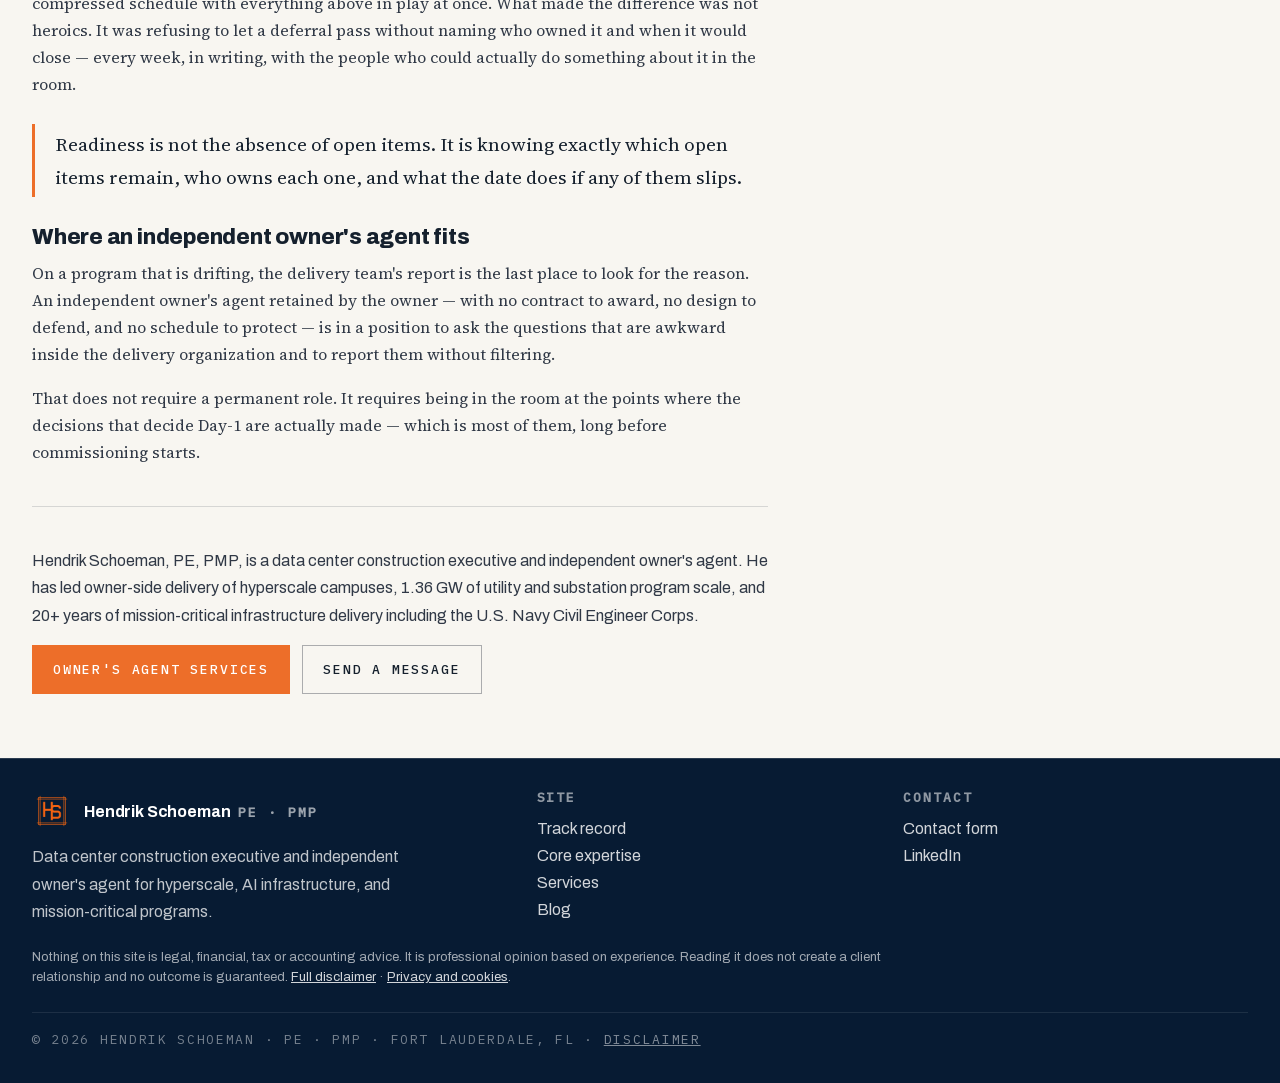
<file: blog/day-1-readiness.html>
<!doctype html>
<html lang="en">
<head>
<meta charset="utf-8">
<meta name="viewport" content="width=device-width, initial-scale=1">
<title>Day-1 Readiness Is Decided Long Before Commissioning Starts | Hendrik Schoeman, PE, PMP</title>
<meta name="description" content="Why a data center opens on Day-1 or drifts: the early program decisions that determine commissioning readiness, and the operating discipline that carries a campus through energization and operational turnover.">
<meta name="author" content="Hendrik Schoeman">
<meta name="robots" content="index, follow">
<link rel="canonical" href="https://hendrikexec.com/blog/day-1-readiness.html">
<meta name="theme-color" content="#14203a">
<meta property="og:type" content="article">
<meta property="og:title" content="Day-1 Readiness Is Decided Long Before Commissioning Starts">
<meta property="og:description" content="The early decisions that determine whether a data center opens on Day-1 — and the operating discipline that keeps a program honest.">
<meta property="og:url" content="https://hendrikexec.com/blog/day-1-readiness.html">

<link rel="stylesheet" href="../assets/fonts.css">
<link rel="stylesheet" href="../styles.css">

<script type="application/ld+json">
{
  "@context": "https://schema.org",
  "@type": "BlogPosting",
  "headline": "Day-1 Readiness Is Decided Long Before Commissioning Starts",
  "description": "The early program decisions that determine whether a data center opens on Day-1.",
  "datePublished": "2026-10-01",
  "dateModified": "2026-10-01",
  "author": { "@type": "Person", "name": "Hendrik Schoeman", "honorificSuffix": "PE, PMP", "url": "https://hendrikexec.com/" },
  "publisher": { "@type": "Person", "name": "Hendrik Schoeman" },
  "mainEntityOfPage": "https://hendrikexec.com/blog/day-1-readiness.html"
}
</script>
</head>
<body>
<a class="skip-link" href="#main">Skip to content</a>

<header class="site-header blueprint-grid" id="top">
  <div class="container bar">
    <a class="brand" href="../" aria-label="Hendrik Schoeman — home">
      <img src="../assets/hs-monogram.webp" alt="HS monogram" width="40" height="40">
      <span class="brand-name">Hendrik Schoeman<span class="brand-cred">PE · PMP</span></span>
    </a>
    <nav class="site-nav" aria-label="Primary">
      <a href="../index.html#record">Record</a>
      <a href="../index.html#expertise">Expertise</a>
      <a href="../services.html">Services</a>
      <a href="./" aria-current="page">Blog</a>
      <a class="nav-cta" href="../index.html#contact">Contact</a>
    </nav>
  </div>
</header>

<main id="main">
  <section class="section sheet-light">
    <div class="container">
      <article class="article">
        <p class="article-meta">Field Notes · Commissioning · Day-1 Readiness</p>
        <h1>Day-1 Readiness Is Decided Long Before Commissioning Starts</h1>
        <p class="article-meta" style="margin-top:.75rem;">Hendrik Schoeman, PE, PMP · <time datetime="2026-10-01">October 1, 2026</time> · 6 min read</p>

        <p>Day-1 readiness is usually treated as an outcome. It is better understood as a series of decisions that were either made or deferred, starting well before the first piece of equipment is set.</p>

        <p>The reason this matters is that a program does not drift in one dramatic moment. It drifts in small, individually reasonable deferrals — a sequence issue accepted to protect a subcontractor's date, a commissioning prerequisite moved to "later," a utility milestone reported from the submittal rather than from the utility. Each one is survivable. In sequence, they are the difference between a campus that opens and a campus that negotiates.</p>

        <h2>What actually decides the date</h2>

        <h3>The basis of design has to survive the site</h3>
        <p>Sequence, constructability, and the physical reality of the site are cheapest to resolve before contracts are awarded. After award, every one of them has a price and a schedule line attached. The question to ask early is not "is the design correct" but "is this buildable in this order, with these crews, on this site" — and to keep asking it as the site changes.</p>

        <h3>Commissioning prerequisites belong to design, not to the schedule's last bar</h3>
        <p>Integrating systems testing only fails when the systems were never designed, procured, and installed to be tested together. Valve and breaker tagging, protection coordination, controls sequencing, network segmentation, and the submittal trail behind them are all interface disciplines. If they are treated as commissioning's problem, commissioning will find them at the worst possible moment — after energization, with operations already standing in the room.</p>

        <h3>The power path runs on someone else's schedule</h3>
        <p>Utility interconnection, service agreements, substation scope, and medium-voltage distribution rarely fail because the construction team did something wrong. They fail because a milestone was tracked against an internal assumption instead of the utility's actual commitment, and the gap was discovered at the point where it could no longer be compressed.</p>

        <h3>Operational turnover is a construction deliverable</h3>
        <p>Operations inherits what construction hands over. If turnover expectations — training, as-built documentation, spares, MOP development, warranty handoff — are not written down and tracked from early in the program, turnover becomes a negotiation between two organizations that both believe they are right. They usually are, which is the problem.</p>

        <h2>The discipline that holds it together</h2>
        <p>What actually protects a Day-1 date is not extra float. It is an operating rhythm with three properties:</p>
        <ul>
          <li><strong>One integrated view.</strong> Construction, commissioning, utilities, and operations on the same schedule, with the same dependencies named, rather than four compatible-looking schedules that quietly disagree.</li>
          <li><strong>Escalation that happens early.</strong> A risk that is named in week two gets resources. The same risk named in week two of commissioning gets a change order and a story.</li>
          <li><strong>An owner-side voice that is allowed to say the unwelcome thing.</strong> Someone in the room is paid to be accurate about the date rather than supportive of the plan.</li>
        </ul>

        <p>I have taken a hyperscale campus through that discipline to Day-1 ready in nine months, in a compressed schedule with everything above in play at once. What made the difference was not heroics. It was refusing to let a deferral pass without naming who owned it and when it would close — every week, in writing, with the people who could actually do something about it in the room.</p>

        <blockquote>Readiness is not the absence of open items. It is knowing exactly which open items remain, who owns each one, and what the date does if any of them slips.</blockquote>

        <h2>Where an independent owner's agent fits</h2>
        <p>On a program that is drifting, the delivery team's report is the last place to look for the reason. An independent owner's agent retained by the owner — with no contract to award, no design to defend, and no schedule to protect — is in a position to ask the questions that are awkward inside the delivery organization and to report them without filtering.</p>

        <p>That does not require a permanent role. It requires being in the room at the points where the decisions that decide Day-1 are actually made — which is most of them, long before commissioning starts.</p>

        <hr style="border:0;border-top:1px solid rgba(26,35,51,.15);margin:2.5rem 0;">
        <p style="font-family:var(--font-display);">Hendrik Schoeman, PE, PMP, is a data center construction executive and independent owner's agent. He has led owner-side delivery of hyperscale campuses, 1.36 GW of utility and substation program scale, and 20+ years of mission-critical infrastructure delivery including the U.S. Navy Civil Engineer Corps.</p>
        <p><a class="btn btn-flag" href="../services.html">Owner's agent services</a> &nbsp; <a class="btn btn-outline-dark" href="../index.html#contact-form" data-contact-open>Send a message</a></p>
      </article>
    </div>
  </section>
</main>

<footer class="site-footer">
  <div class="container">
    <div class="footer-grid">
      <div>
        <div class="brand" style="margin-bottom:.75rem;">
          <img src="../assets/hs-monogram.webp" alt="" width="32" height="32">
          <span class="brand-name">Hendrik Schoeman<span class="brand-cred">PE · PMP</span></span>
        </div>
        <p style="margin:0;max-width:26rem;">Data center construction executive and independent owner's agent for hyperscale, AI infrastructure, and mission-critical programs.</p>
      </div>
      <div>
        <h3>Site</h3>
        <p style="margin:0;">
          <a href="../index.html#record">Track record</a><br>
          <a href="../index.html#expertise">Core expertise</a><br>
          <a href="../services.html">Services</a><br>
          <a href="./">Blog</a>
        </p>
      </div>
      <div>
        <h3>Contact</h3>
        <p style="margin:0;">
          <a href="../index.html#contact-form" data-contact-open>Contact form</a><br>
          <a href="https://linkedin.com/in/hendrikschoeman" target="_blank" rel="noopener noreferrer">LinkedIn</a>
        </p>
      </div>
    </div>
    <p class="footer-legal" style="margin:1.35rem 0 .65rem;font-size:.8125rem;line-height:1.6;color:rgba(255,255,255,.62);max-width:54rem;">Nothing on this site is legal, financial, tax or accounting advice. It is professional opinion based on experience. Reading it does not create a client relationship and no outcome is guaranteed. <a href="../disclaimer.html" style="text-decoration:underline;">Full disclaimer</a> · <a href="../privacy.html" style="text-decoration:underline;">Privacy and cookies</a>.</p>
    <div class="footer-bottom">© 2026 Hendrik Schoeman · PE · PMP · Fort Lauderdale, FL · <a href="../disclaimer.html" style="text-decoration:underline;">Disclaimer</a></div>
  </div>
</footer>

<a class="back-to-top" href="#top">
  <svg width="14" height="14" viewBox="0 0 24 24" fill="none" stroke="currentColor" stroke-width="2.2" aria-hidden="true"><path d="M12 19V5"/><path d="m5 12 7-7 7 7"/></svg>
  Back to top
</a>
<script src="../assets/back-to-top.js" defer></script>
<script src="/assets/scope-chat.js" defer></script>
<script src="/assets/contact-form.js" defer></script>
</body>
</html>
</file>
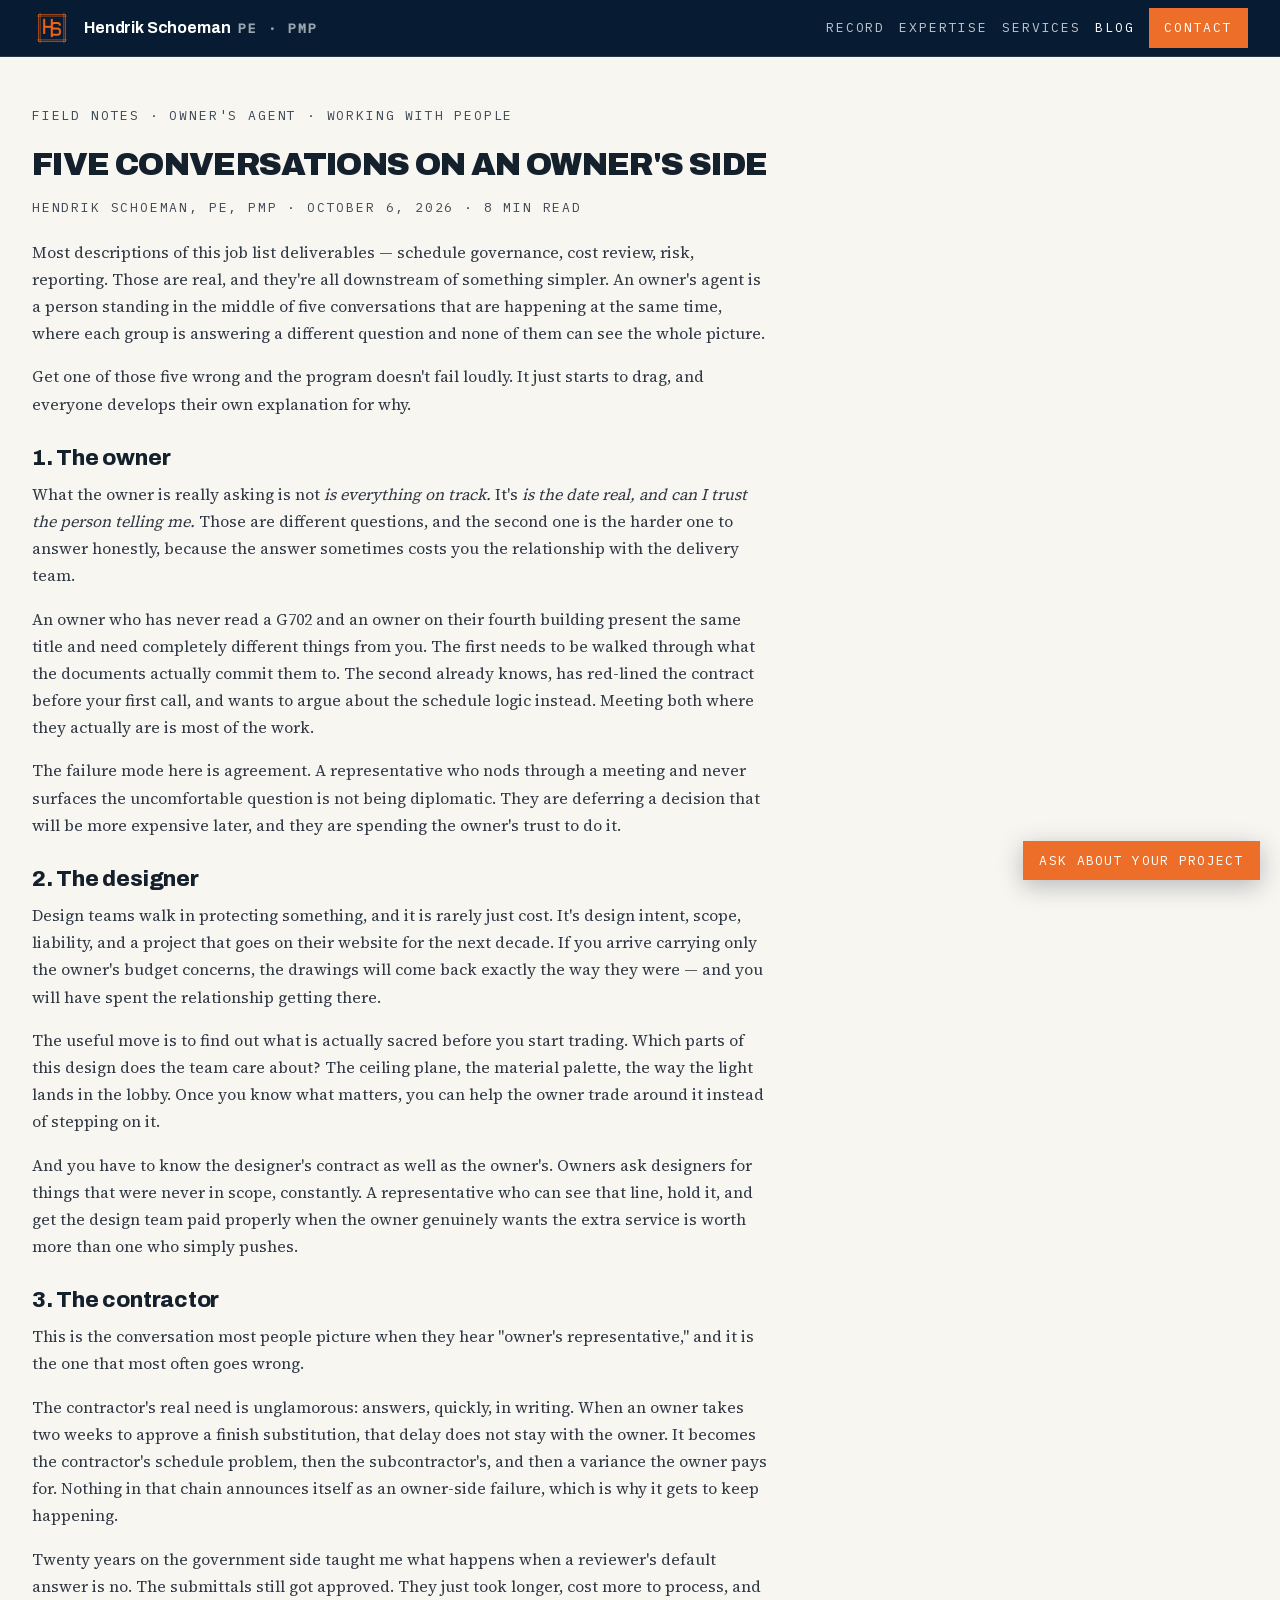
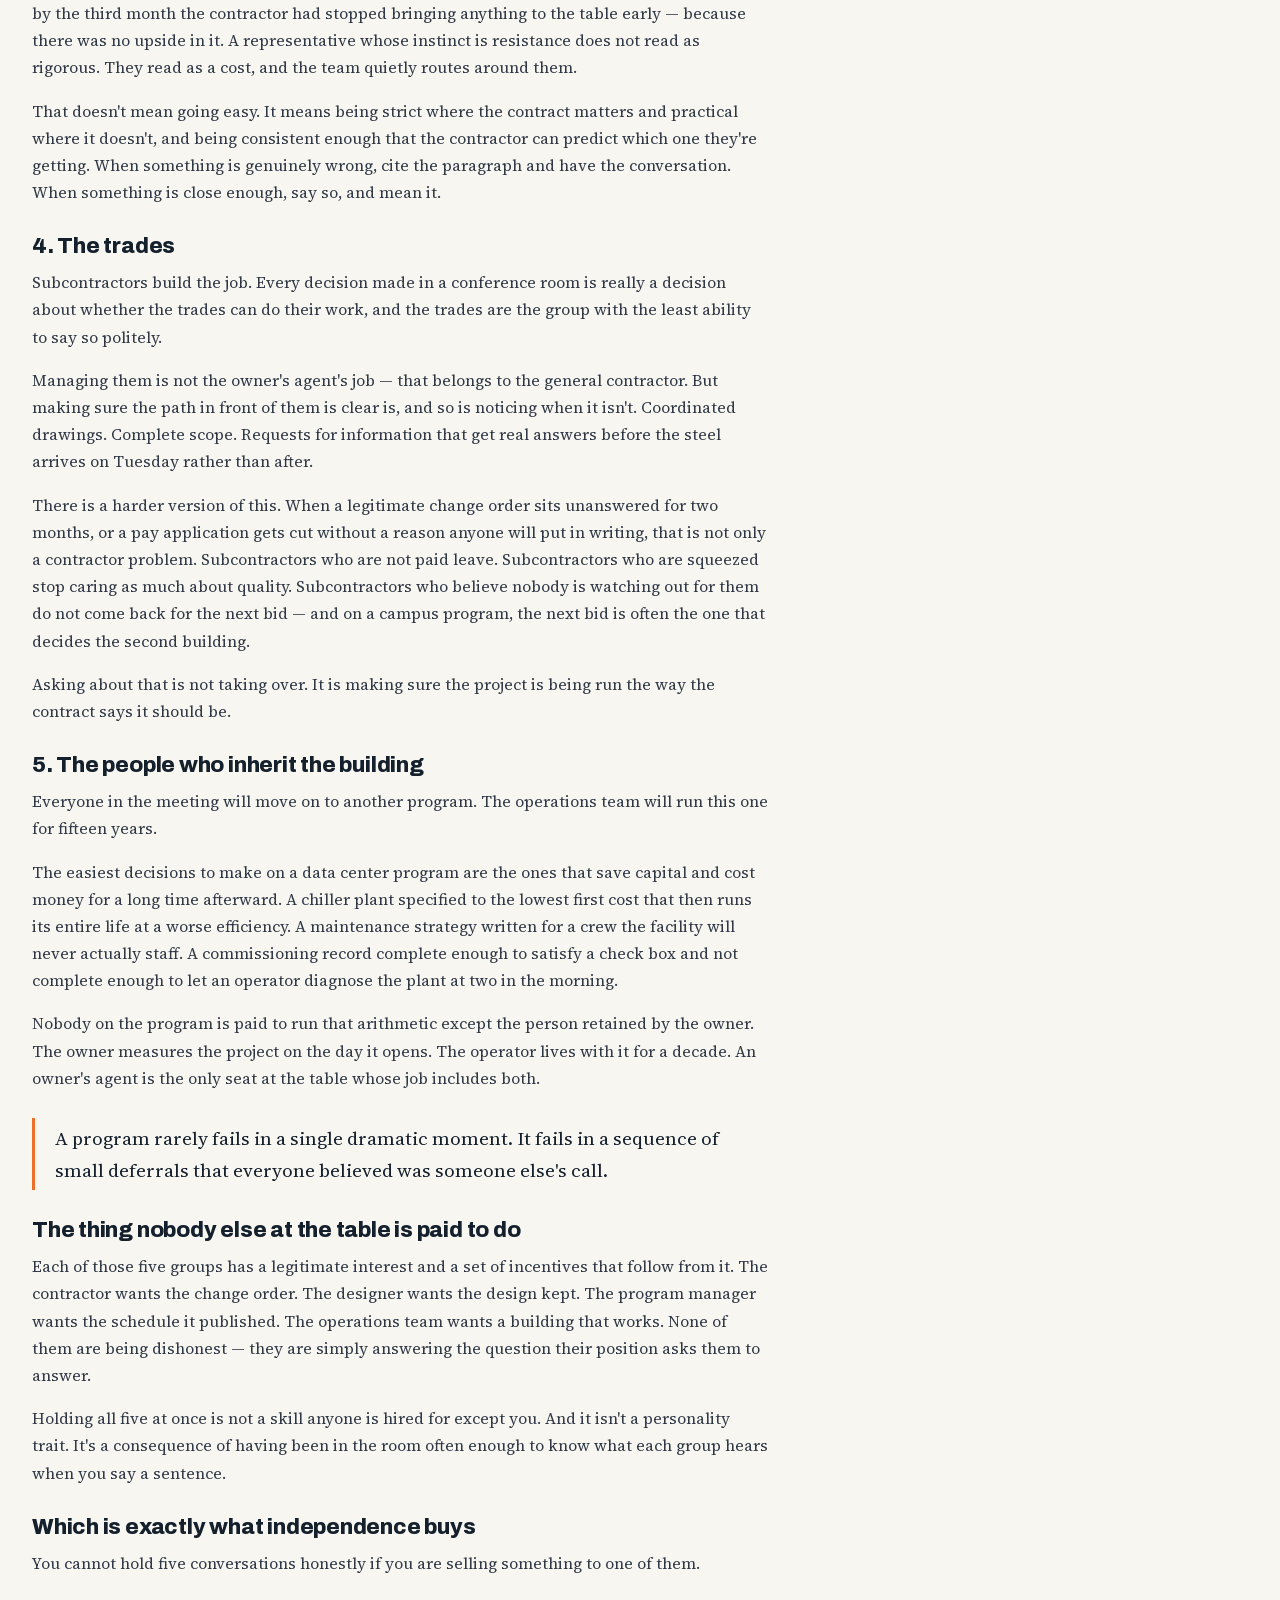
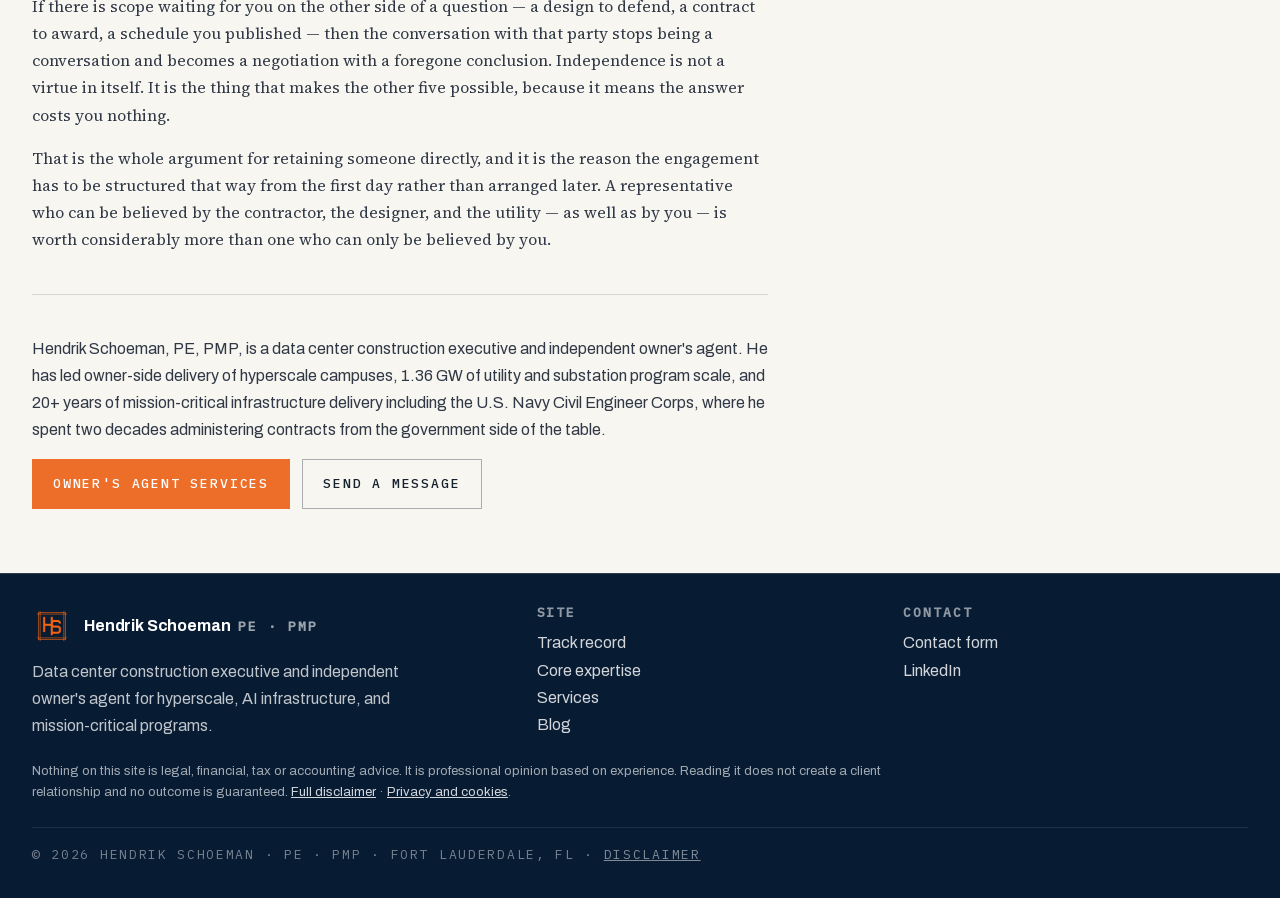
<file: blog/five-conversations.html>
<!doctype html>
<html lang="en">
<head>
<meta charset="utf-8">
<meta name="viewport" content="width=device-width, initial-scale=1">
<title>Five Conversations on an Owner's Side | Hendrik Schoeman, PE, PMP</title>
<meta name="description" content="An owner's agent sits between five groups who are each answering a different question. What the owner, the designer, the contractor, the trades and the operations team actually need — and what it costs when you get one of them wrong.">
<meta name="author" content="Hendrik Schoeman">
<meta name="robots" content="index, follow">
<link rel="canonical" href="https://hendrikexec.com/blog/five-conversations.html">
<meta name="theme-color" content="#14203a">
<meta property="og:type" content="article">
<meta property="og:title" content="Five Conversations on an Owner's Side">
<meta property="og:description" content="Five groups, five different questions. What each one needs from an owner's agent, and what it costs when one of them stops being heard.">
<meta property="og:url" content="https://hendrikexec.com/blog/five-conversations.html">

<link rel="stylesheet" href="../assets/fonts.css">
<link rel="stylesheet" href="../styles.css">

<script type="application/ld+json">
{
  "@context": "https://schema.org",
  "@type": "BlogPosting",
  "headline": "Five Conversations on an Owner's Side",
  "description": "Five groups, five different questions. What each one needs from an owner's agent.",
  "datePublished": "2026-10-06",
  "dateModified": "2026-10-06",
  "author": { "@type": "Person", "name": "Hendrik Schoeman", "honorificSuffix": "PE, PMP", "url": "https://hendrikexec.com/" },
  "publisher": { "@type": "Person", "name": "Hendrik Schoeman" },
  "mainEntityOfPage": "https://hendrikexec.com/blog/five-conversations.html"
}
</script>
</head>
<body>
<a class="skip-link" href="#main">Skip to content</a>

<header class="site-header blueprint-grid" id="top">
  <div class="container bar">
    <a class="brand" href="../" aria-label="Hendrik Schoeman — home">
      <img src="../assets/hs-monogram.webp" alt="HS monogram" width="40" height="40">
      <span class="brand-name">Hendrik Schoeman<span class="brand-cred">PE · PMP</span></span>
    </a>
    <nav class="site-nav" aria-label="Primary">
      <a href="../index.html#record">Record</a>
      <a href="../index.html#expertise">Expertise</a>
      <a href="../services.html">Services</a>
      <a href="./" aria-current="page">Blog</a>
      <a class="nav-cta" href="../index.html#contact">Contact</a>
    </nav>
  </div>
</header>

<main id="main">
  <section class="section sheet-light">
    <div class="container">
      <article class="article">
        <p class="article-meta">Field Notes · Owner's Agent · Working With People</p>
        <h1>Five Conversations on an Owner's Side</h1>
        <p class="article-meta" style="margin-top:.75rem;">Hendrik Schoeman, PE, PMP · <time datetime="2026-10-06">October 6, 2026</time> · 8 min read</p>

        <p>Most descriptions of this job list deliverables — schedule governance, cost review, risk, reporting. Those are real, and they're all downstream of something simpler. An owner's agent is a person standing in the middle of five conversations that are happening at the same time, where each group is answering a different question and none of them can see the whole picture.</p>

        <p>Get one of those five wrong and the program doesn't fail loudly. It just starts to drag, and everyone develops their own explanation for why.</p>

        <h2>1. The owner</h2>
        <p>What the owner is really asking is not <em>is everything on track.</em> It's <em>is the date real, and can I trust the person telling me.</em> Those are different questions, and the second one is the harder one to answer honestly, because the answer sometimes costs you the relationship with the delivery team.</p>
        <p>An owner who has never read a G702 and an owner on their fourth building present the same title and need completely different things from you. The first needs to be walked through what the documents actually commit them to. The second already knows, has red-lined the contract before your first call, and wants to argue about the schedule logic instead. Meeting both where they actually are is most of the work.</p>
        <p>The failure mode here is agreement. A representative who nods through a meeting and never surfaces the uncomfortable question is not being diplomatic. They are deferring a decision that will be more expensive later, and they are spending the owner's trust to do it.</p>

        <h2>2. The designer</h2>
        <p>Design teams walk in protecting something, and it is rarely just cost. It's design intent, scope, liability, and a project that goes on their website for the next decade. If you arrive carrying only the owner's budget concerns, the drawings will come back exactly the way they were — and you will have spent the relationship getting there.</p>
        <p>The useful move is to find out what is actually sacred before you start trading. Which parts of this design does the team care about? The ceiling plane, the material palette, the way the light lands in the lobby. Once you know what matters, you can help the owner trade around it instead of stepping on it.</p>
        <p>And you have to know the designer's contract as well as the owner's. Owners ask designers for things that were never in scope, constantly. A representative who can see that line, hold it, and get the design team paid properly when the owner genuinely wants the extra service is worth more than one who simply pushes.</p>

        <h2>3. The contractor</h2>
        <p>This is the conversation most people picture when they hear "owner's representative," and it is the one that most often goes wrong.</p>
        <p>The contractor's real need is unglamorous: answers, quickly, in writing. When an owner takes two weeks to approve a finish substitution, that delay does not stay with the owner. It becomes the contractor's schedule problem, then the subcontractor's, and then a variance the owner pays for. Nothing in that chain announces itself as an owner-side failure, which is why it gets to keep happening.</p>
        <p>Twenty years on the government side taught me what happens when a reviewer's default answer is no. The submittals still got approved. They just took longer, cost more to process, and by the third month the contractor had stopped bringing anything to the table early — because there was no upside in it. A representative whose instinct is resistance does not read as rigorous. They read as a cost, and the team quietly routes around them.</p>
        <p>That doesn't mean going easy. It means being strict where the contract matters and practical where it doesn't, and being consistent enough that the contractor can predict which one they're getting. When something is genuinely wrong, cite the paragraph and have the conversation. When something is close enough, say so, and mean it.</p>

        <h2>4. The trades</h2>
        <p>Subcontractors build the job. Every decision made in a conference room is really a decision about whether the trades can do their work, and the trades are the group with the least ability to say so politely.</p>
        <p>Managing them is not the owner's agent's job — that belongs to the general contractor. But making sure the path in front of them is clear is, and so is noticing when it isn't. Coordinated drawings. Complete scope. Requests for information that get real answers before the steel arrives on Tuesday rather than after.</p>
        <p>There is a harder version of this. When a legitimate change order sits unanswered for two months, or a pay application gets cut without a reason anyone will put in writing, that is not only a contractor problem. Subcontractors who are not paid leave. Subcontractors who are squeezed stop caring as much about quality. Subcontractors who believe nobody is watching out for them do not come back for the next bid — and on a campus program, the next bid is often the one that decides the second building.</p>
        <p>Asking about that is not taking over. It is making sure the project is being run the way the contract says it should be.</p>

        <h2>5. The people who inherit the building</h2>
        <p>Everyone in the meeting will move on to another program. The operations team will run this one for fifteen years.</p>
        <p>The easiest decisions to make on a data center program are the ones that save capital and cost money for a long time afterward. A chiller plant specified to the lowest first cost that then runs its entire life at a worse efficiency. A maintenance strategy written for a crew the facility will never actually staff. A commissioning record complete enough to satisfy a check box and not complete enough to let an operator diagnose the plant at two in the morning.</p>
        <p>Nobody on the program is paid to run that arithmetic except the person retained by the owner. The owner measures the project on the day it opens. The operator lives with it for a decade. An owner's agent is the only seat at the table whose job includes both.</p>

        <blockquote>A program rarely fails in a single dramatic moment. It fails in a sequence of small deferrals that everyone believed was someone else's call.</blockquote>

        <h2>The thing nobody else at the table is paid to do</h2>
        <p>Each of those five groups has a legitimate interest and a set of incentives that follow from it. The contractor wants the change order. The designer wants the design kept. The program manager wants the schedule it published. The operations team wants a building that works. None of them are being dishonest — they are simply answering the question their position asks them to answer.</p>
        <p>Holding all five at once is not a skill anyone is hired for except you. And it isn't a personality trait. It's a consequence of having been in the room often enough to know what each group hears when you say a sentence.</p>

        <h2>Which is exactly what independence buys</h2>
        <p>You cannot hold five conversations honestly if you are selling something to one of them.</p>
        <p>If there is scope waiting for you on the other side of a question — a design to defend, a contract to award, a schedule you published — then the conversation with that party stops being a conversation and becomes a negotiation with a foregone conclusion. Independence is not a virtue in itself. It is the thing that makes the other five possible, because it means the answer costs you nothing.</p>

        <p>That is the whole argument for retaining someone directly, and it is the reason the engagement has to be structured that way from the first day rather than arranged later. A representative who can be believed by the contractor, the designer, and the utility — as well as by you — is worth considerably more than one who can only be believed by you.</p>

        <hr style="border:0;border-top:1px solid rgba(26,35,51,.15);margin:2.5rem 0;">
        <p style="font-family:var(--font-display);">Hendrik Schoeman, PE, PMP, is a data center construction executive and independent owner's agent. He has led owner-side delivery of hyperscale campuses, 1.36 GW of utility and substation program scale, and 20+ years of mission-critical infrastructure delivery including the U.S. Navy Civil Engineer Corps, where he spent two decades administering contracts from the government side of the table.</p>
        <p><a class="btn btn-flag" href="../services.html">Owner's agent services</a> &nbsp; <a class="btn btn-outline-dark" href="../index.html#contact-form" data-contact-open>Send a message</a></p>
      </article>
    </div>
  </section>
</main>

<footer class="site-footer">
  <div class="container">
    <div class="footer-grid">
      <div>
        <div class="brand" style="margin-bottom:.75rem;">
          <img src="../assets/hs-monogram.webp" alt="" width="32" height="32">
          <span class="brand-name">Hendrik Schoeman<span class="brand-cred">PE · PMP</span></span>
        </div>
        <p style="margin:0;max-width:26rem;">Data center construction executive and independent owner's agent for hyperscale, AI infrastructure, and mission-critical programs.</p>
      </div>
      <div>
        <h3>Site</h3>
        <p style="margin:0;">
          <a href="../index.html#record">Track record</a><br>
          <a href="../index.html#expertise">Core expertise</a><br>
          <a href="../services.html">Services</a><br>
          <a href="./">Blog</a>
        </p>
      </div>
      <div>
        <h3>Contact</h3>
        <p style="margin:0;">
          <a href="../index.html#contact-form" data-contact-open>Contact form</a><br>
          <a href="https://linkedin.com/in/hendrikschoeman" target="_blank" rel="noopener noreferrer">LinkedIn</a>
        </p>
      </div>
    </div>
    <p class="footer-legal" style="margin:1.35rem 0 .65rem;font-size:.8125rem;line-height:1.6;color:rgba(255,255,255,.62);max-width:54rem;">Nothing on this site is legal, financial, tax or accounting advice. It is professional opinion based on experience. Reading it does not create a client relationship and no outcome is guaranteed. <a href="../disclaimer.html" style="text-decoration:underline;">Full disclaimer</a> · <a href="../privacy.html" style="text-decoration:underline;">Privacy and cookies</a>.</p>
    <div class="footer-bottom">© 2026 Hendrik Schoeman · PE · PMP · Fort Lauderdale, FL · <a href="../disclaimer.html" style="text-decoration:underline;">Disclaimer</a></div>
  </div>
</footer>

<a class="back-to-top" href="#top">
  <svg width="14" height="14" viewBox="0 0 24 24" fill="none" stroke="currentColor" stroke-width="2.2" aria-hidden="true"><path d="M12 19V5"/><path d="m5 12 7-7 7 7"/></svg>
  Back to top
</a>
<script src="../assets/back-to-top.js" defer></script>
<script src="/assets/scope-chat.js" defer></script>
<script src="/assets/contact-form.js" defer></script>
</body>
</html>
</file>
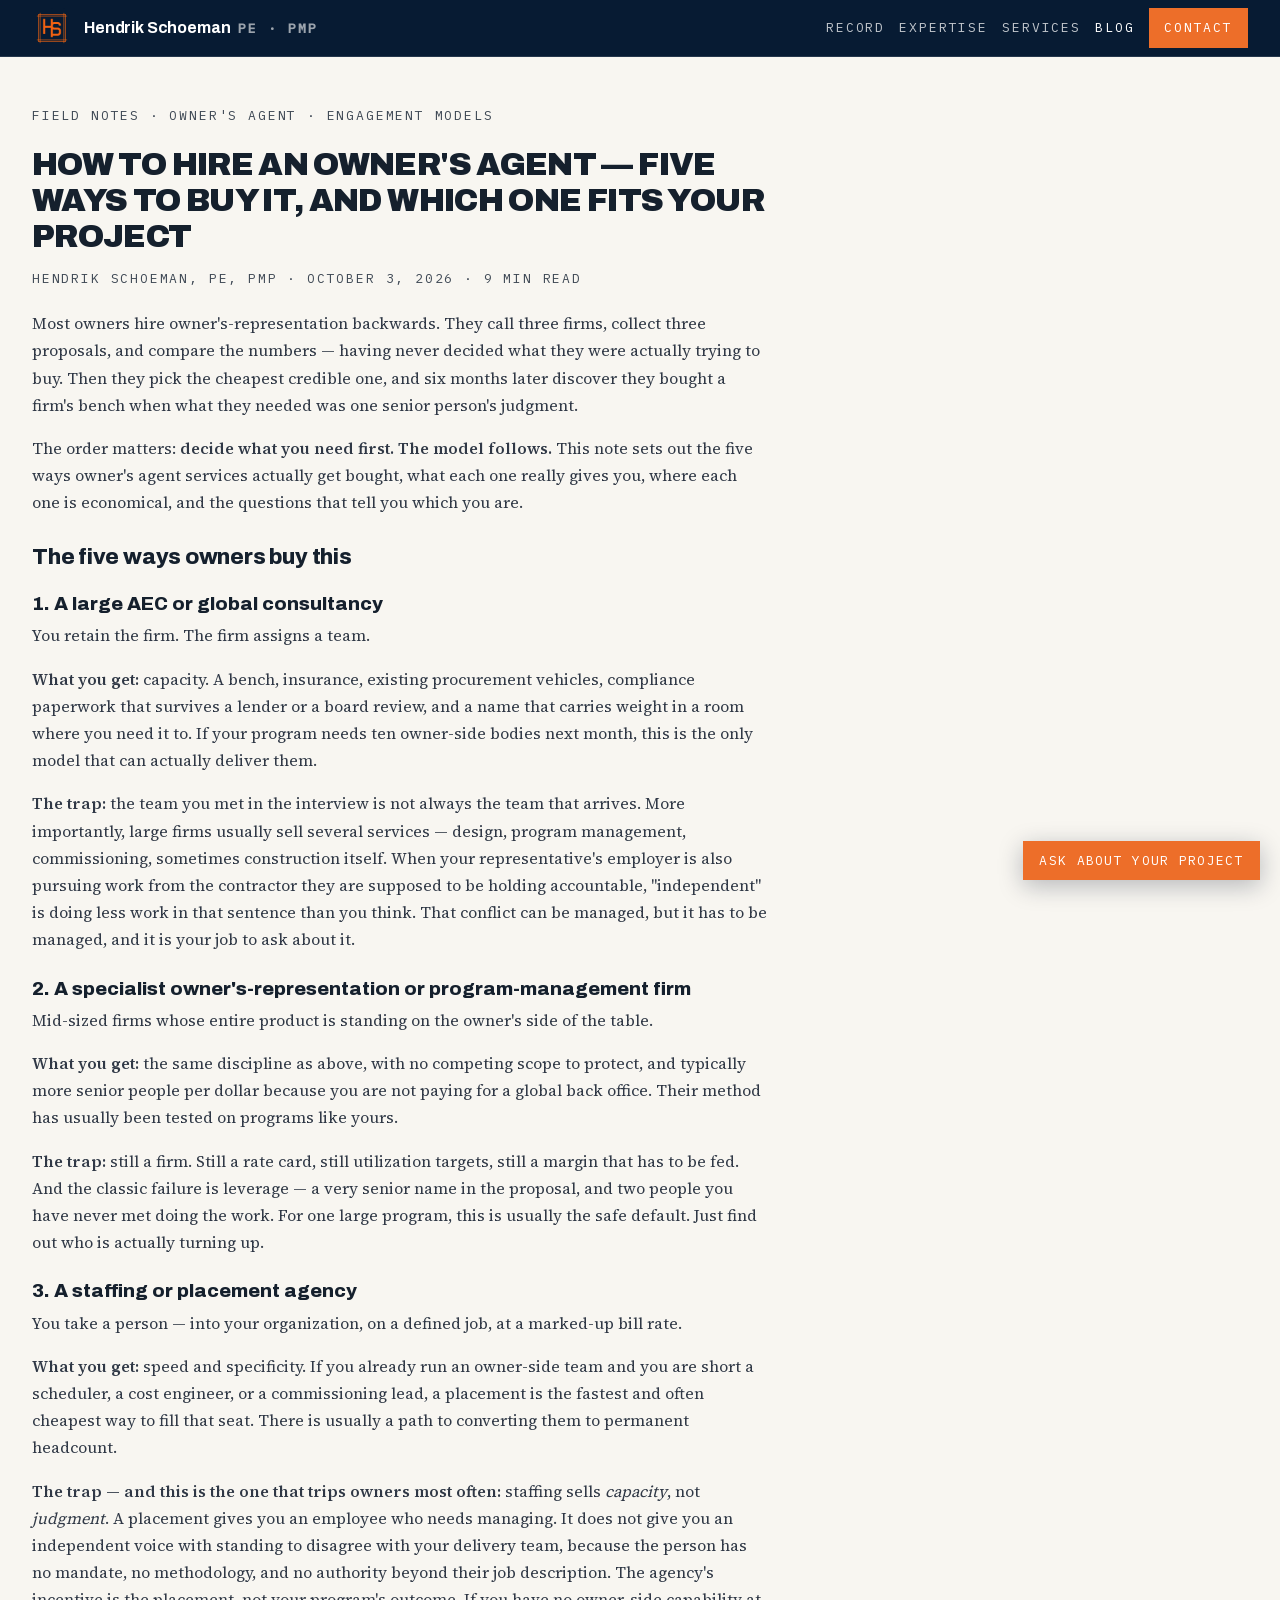
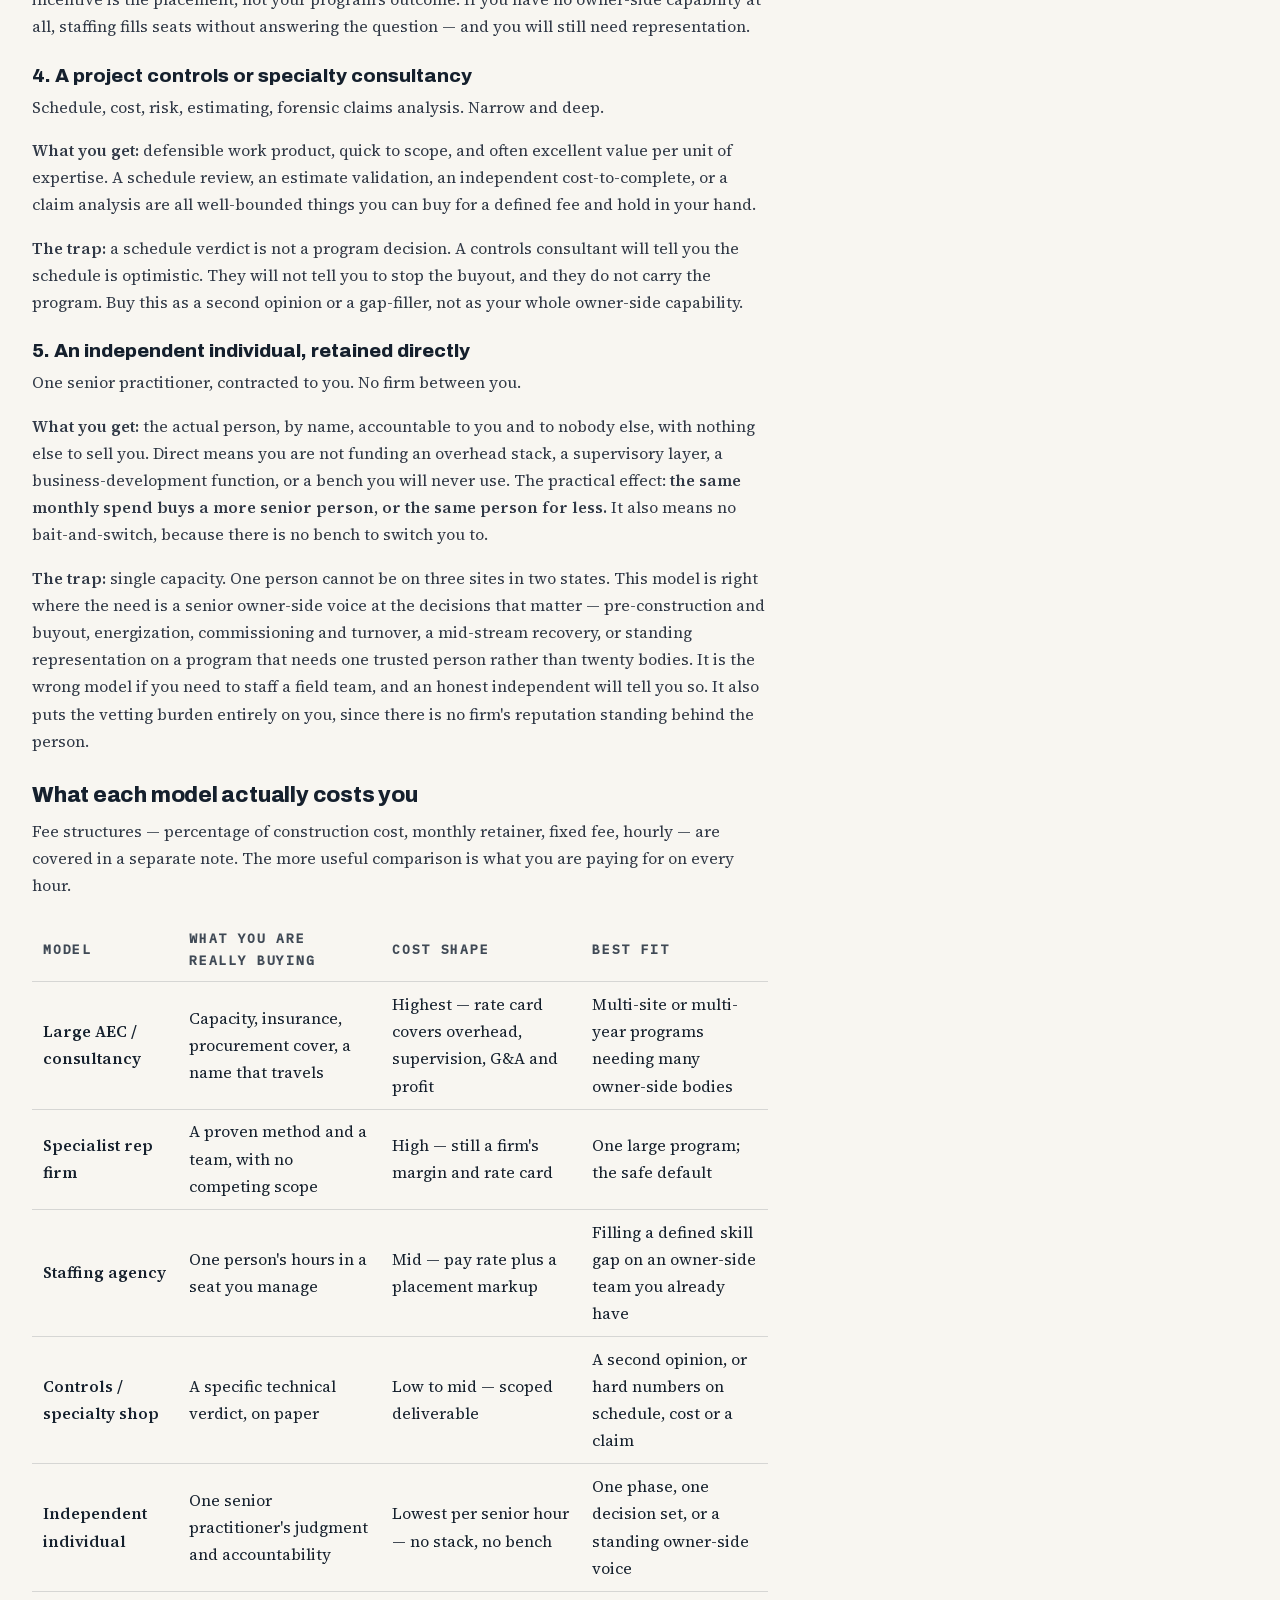
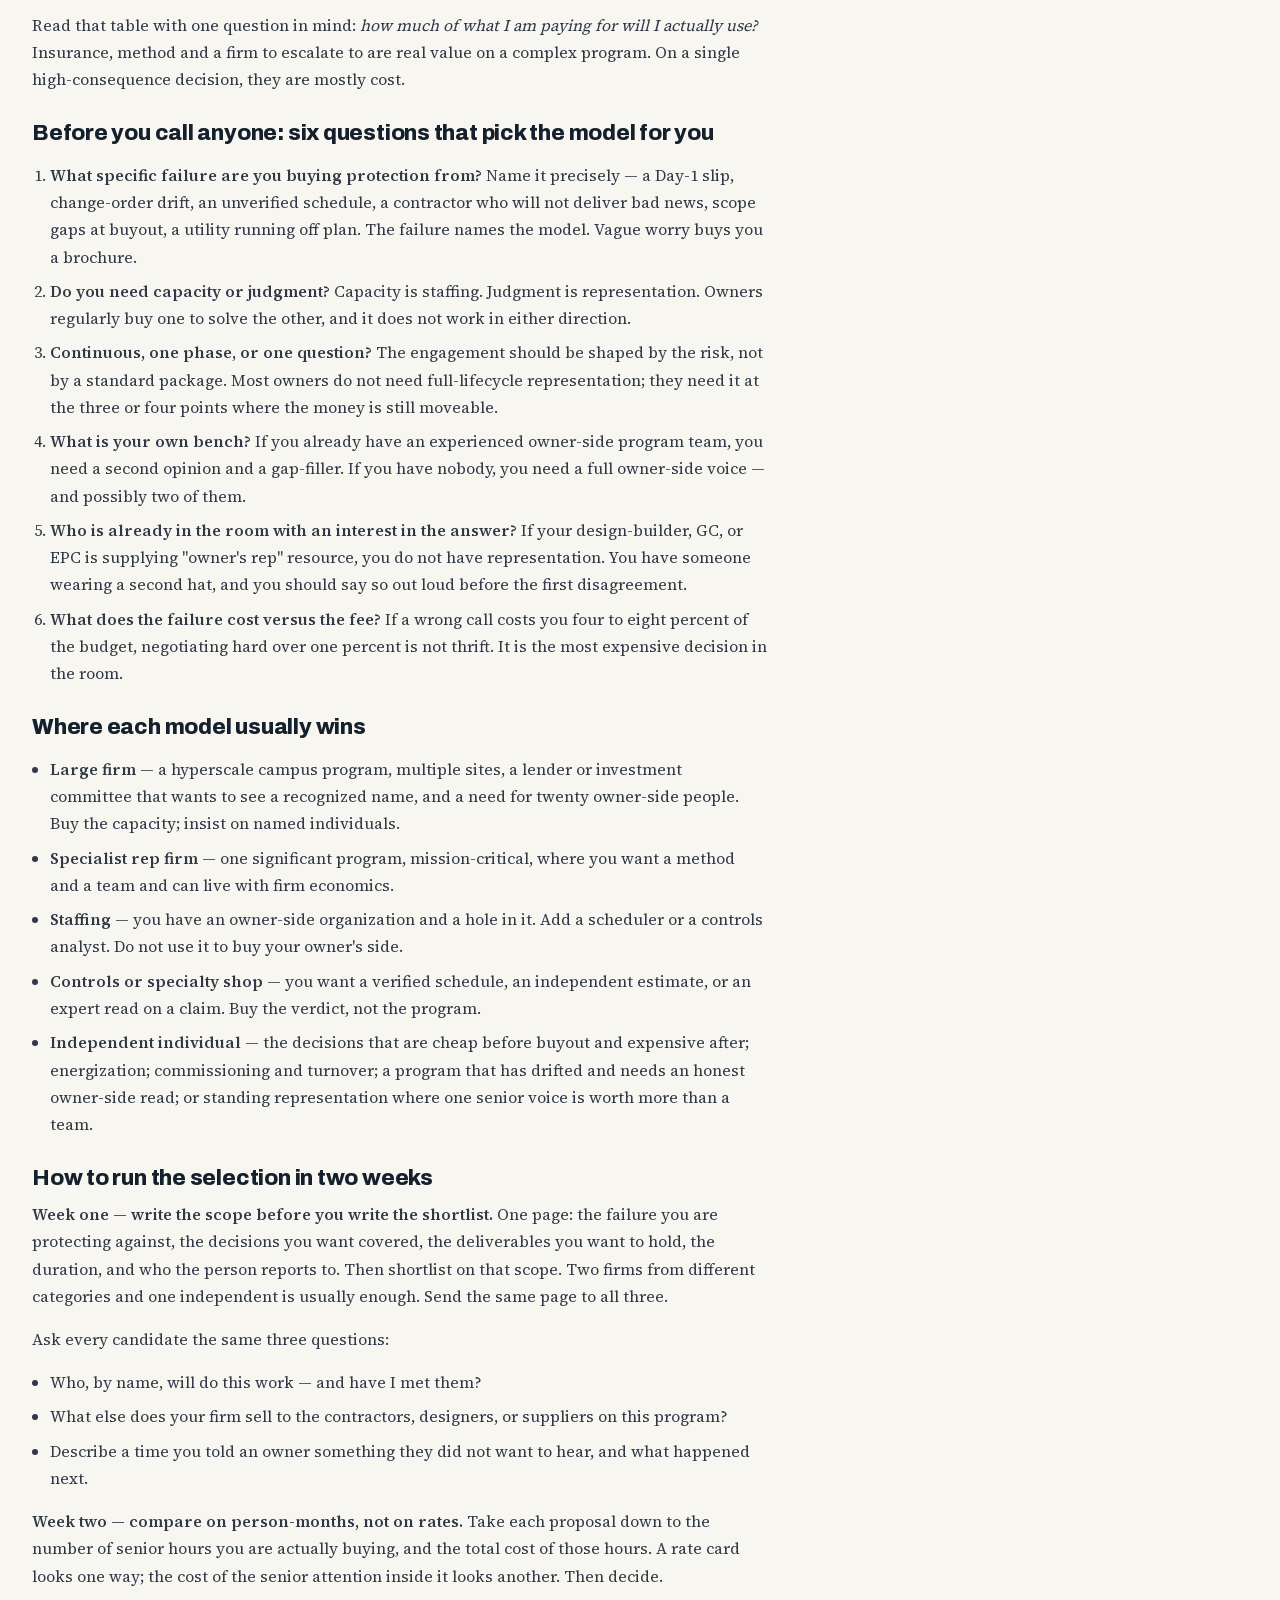
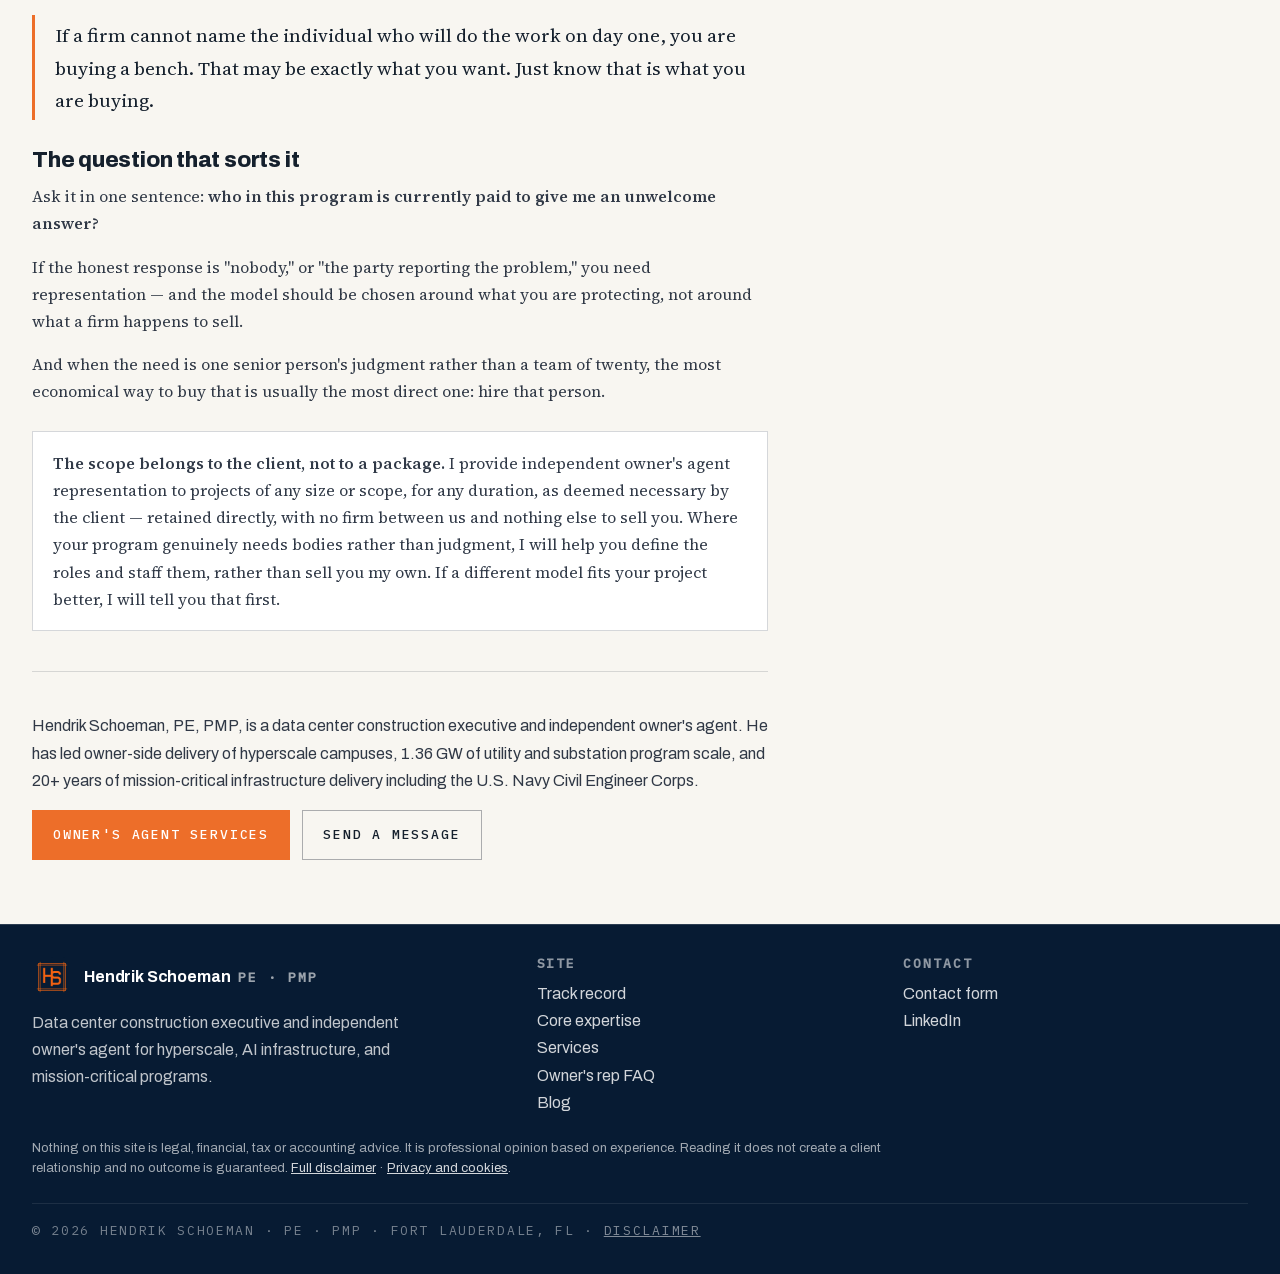
<file: blog/how-to-hire-an-owners-agent.html>
<!doctype html>
<html lang="en">
<head>
<meta charset="utf-8">
<meta name="viewport" content="width=device-width, initial-scale=1">
<title>How to Hire an Owner's Agent — Five Ways to Buy It, and Which One Fits Your Project | Hendrik Schoeman, PE, PMP</title>
<meta name="description" content="The five ways owners actually buy owner's agent representation — large AEC firms, specialist rep firms, staffing agencies, project controls shops, and independent individuals retained directly. What each one gives you, what it costs, where each model wins, and how to decide what you actually need before you buy.">
<meta name="author" content="Hendrik Schoeman">
<meta name="robots" content="index, follow">
<link rel="canonical" href="https://hendrikexec.com/blog/how-to-hire-an-owners-agent.html">
<meta name="theme-color" content="#14203a">
<meta property="og:type" content="article">
<meta property="og:title" content="How to Hire an Owner's Agent — Five Ways to Buy It, and Which One Fits Your Project">
<meta property="og:description" content="The five ways to buy owner's agent representation, the real economics of each, and how to work out what you actually need before you start calling firms.">
<meta property="og:url" content="https://hendrikexec.com/blog/how-to-hire-an-owners-agent.html">

<link rel="stylesheet" href="../assets/fonts.css">
<link rel="stylesheet" href="../styles.css">

<script type="application/ld+json">
{
  "@context": "https://schema.org",
  "@type": "BlogPosting",
  "headline": "How to Hire an Owner's Agent — Five Ways to Buy It, and Which One Fits Your Project",
  "description": "The five ways owners actually buy owner's agent representation, what each model gives you, what it costs, and how to decide what you need before you buy.",
  "datePublished": "2026-10-03",
  "dateModified": "2026-10-03",
  "author": { "@type": "Person", "name": "Hendrik Schoeman", "honorificSuffix": "PE, PMP", "url": "https://hendrikexec.com/" },
  "publisher": { "@type": "Person", "name": "Hendrik Schoeman" },
  "mainEntityOfPage": "https://hendrikexec.com/blog/how-to-hire-an-owners-agent.html"
}
</script>
</head>
<body>
<a class="skip-link" href="#main">Skip to content</a>

<header class="site-header blueprint-grid" id="top">
  <div class="container bar">
    <a class="brand" href="../" aria-label="Hendrik Schoeman — home">
      <img src="../assets/hs-monogram.webp" alt="HS monogram" width="40" height="40">
      <span class="brand-name">Hendrik Schoeman<span class="brand-cred">PE · PMP</span></span>
    </a>
    <nav class="site-nav" aria-label="Primary">
      <a href="../index.html#record">Record</a>
      <a href="../index.html#expertise">Expertise</a>
      <a href="../services.html">Services</a>
      <a href="./" aria-current="page">Blog</a>
      <a class="nav-cta" href="../index.html#contact">Contact</a>
    </nav>
  </div>
</header>

<main id="main">
  <section class="section sheet-light">
    <div class="container">
      <article class="article">
        <p class="article-meta">Field Notes · Owner's Agent · Engagement Models</p>
        <h1>How to Hire an Owner's Agent — Five Ways to Buy It, and Which One Fits Your Project</h1>
        <p class="article-meta" style="margin-top:.75rem;">Hendrik Schoeman, PE, PMP · <time datetime="2026-10-03">October 3, 2026</time> · 9 min read</p>

        <p>Most owners hire owner's-representation backwards. They call three firms, collect three proposals, and compare the numbers — having never decided what they were actually trying to buy. Then they pick the cheapest credible one, and six months later discover they bought a firm's bench when what they needed was one senior person's judgment.</p>

        <p>The order matters: <strong>decide what you need first. The model follows.</strong> This note sets out the five ways owner's agent services actually get bought, what each one really gives you, where each one is economical, and the questions that tell you which you are.</p>

        <h2>The five ways owners buy this</h2>

        <h3>1. A large AEC or global consultancy</h3>
        <p>You retain the firm. The firm assigns a team.</p>
        <p><strong>What you get:</strong> capacity. A bench, insurance, existing procurement vehicles, compliance paperwork that survives a lender or a board review, and a name that carries weight in a room where you need it to. If your program needs ten owner-side bodies next month, this is the only model that can actually deliver them.</p>
        <p><strong>The trap:</strong> the team you met in the interview is not always the team that arrives. More importantly, large firms usually sell several services — design, program management, commissioning, sometimes construction itself. When your representative's employer is also pursuing work from the contractor they are supposed to be holding accountable, "independent" is doing less work in that sentence than you think. That conflict can be managed, but it has to be managed, and it is your job to ask about it.</p>

        <h3>2. A specialist owner's-representation or program-management firm</h3>
        <p>Mid-sized firms whose entire product is standing on the owner's side of the table.</p>
        <p><strong>What you get:</strong> the same discipline as above, with no competing scope to protect, and typically more senior people per dollar because you are not paying for a global back office. Their method has usually been tested on programs like yours.</p>
        <p><strong>The trap:</strong> still a firm. Still a rate card, still utilization targets, still a margin that has to be fed. And the classic failure is leverage — a very senior name in the proposal, and two people you have never met doing the work. For one large program, this is usually the safe default. Just find out who is actually turning up.</p>

        <h3>3. A staffing or placement agency</h3>
        <p>You take a person — into your organization, on a defined job, at a marked-up bill rate.</p>
        <p><strong>What you get:</strong> speed and specificity. If you already run an owner-side team and you are short a scheduler, a cost engineer, or a commissioning lead, a placement is the fastest and often cheapest way to fill that seat. There is usually a path to converting them to permanent headcount.</p>
        <p><strong>The trap — and this is the one that trips owners most often:</strong> staffing sells <em>capacity</em>, not <em>judgment</em>. A placement gives you an employee who needs managing. It does not give you an independent voice with standing to disagree with your delivery team, because the person has no mandate, no methodology, and no authority beyond their job description. The agency's incentive is the placement, not your program's outcome. If you have no owner-side capability at all, staffing fills seats without answering the question — and you will still need representation.</p>

        <h3>4. A project controls or specialty consultancy</h3>
        <p>Schedule, cost, risk, estimating, forensic claims analysis. Narrow and deep.</p>
        <p><strong>What you get:</strong> defensible work product, quick to scope, and often excellent value per unit of expertise. A schedule review, an estimate validation, an independent cost-to-complete, or a claim analysis are all well-bounded things you can buy for a defined fee and hold in your hand.</p>
        <p><strong>The trap:</strong> a schedule verdict is not a program decision. A controls consultant will tell you the schedule is optimistic. They will not tell you to stop the buyout, and they do not carry the program. Buy this as a second opinion or a gap-filler, not as your whole owner-side capability.</p>

        <h3>5. An independent individual, retained directly</h3>
        <p>One senior practitioner, contracted to you. No firm between you.</p>
        <p><strong>What you get:</strong> the actual person, by name, accountable to you and to nobody else, with nothing else to sell you. Direct means you are not funding an overhead stack, a supervisory layer, a business-development function, or a bench you will never use. The practical effect: <strong>the same monthly spend buys a more senior person, or the same person for less.</strong> It also means no bait-and-switch, because there is no bench to switch you to.</p>
        <p><strong>The trap:</strong> single capacity. One person cannot be on three sites in two states. This model is right where the need is a senior owner-side voice at the decisions that matter — pre-construction and buyout, energization, commissioning and turnover, a mid-stream recovery, or standing representation on a program that needs one trusted person rather than twenty bodies. It is the wrong model if you need to staff a field team, and an honest independent will tell you so. It also puts the vetting burden entirely on you, since there is no firm's reputation standing behind the person.</p>

        <h2>What each model actually costs you</h2>
        <p>Fee structures — percentage of construction cost, monthly retainer, fixed fee, hourly — are covered in a separate note. The more useful comparison is what you are paying for on every hour.</p>
        <div class="table-wrap">
        <table>
          <thead>
            <tr><th>Model</th><th>What you are really buying</th><th>Cost shape</th><th>Best fit</th></tr>
          </thead>
          <tbody>
            <tr><td><strong>Large AEC / consultancy</strong></td><td>Capacity, insurance, procurement cover, a name that travels</td><td>Highest — rate card covers overhead, supervision, G&amp;A and profit</td><td>Multi-site or multi-year programs needing many owner-side bodies</td></tr>
            <tr><td><strong>Specialist rep firm</strong></td><td>A proven method and a team, with no competing scope</td><td>High — still a firm's margin and rate card</td><td>One large program; the safe default</td></tr>
            <tr><td><strong>Staffing agency</strong></td><td>One person's hours in a seat you manage</td><td>Mid — pay rate plus a placement markup</td><td>Filling a defined skill gap on an owner-side team you already have</td></tr>
            <tr><td><strong>Controls / specialty shop</strong></td><td>A specific technical verdict, on paper</td><td>Low to mid — scoped deliverable</td><td>A second opinion, or hard numbers on schedule, cost or a claim</td></tr>
            <tr><td><strong>Independent individual</strong></td><td>One senior practitioner's judgment and accountability</td><td>Lowest per senior hour — no stack, no bench</td><td>One phase, one decision set, or a standing owner-side voice</td></tr>
          </tbody>
        </table>
        </div>
        <p>Read that table with one question in mind: <em>how much of what I am paying for will I actually use?</em> Insurance, method and a firm to escalate to are real value on a complex program. On a single high-consequence decision, they are mostly cost.</p>

        <h2>Before you call anyone: six questions that pick the model for you</h2>
        <ol>
          <li><strong>What specific failure are you buying protection from?</strong> Name it precisely — a Day-1 slip, change-order drift, an unverified schedule, a contractor who will not deliver bad news, scope gaps at buyout, a utility running off plan. The failure names the model. Vague worry buys you a brochure.</li>
          <li><strong>Do you need capacity or judgment?</strong> Capacity is staffing. Judgment is representation. Owners regularly buy one to solve the other, and it does not work in either direction.</li>
          <li><strong>Continuous, one phase, or one question?</strong> The engagement should be shaped by the risk, not by a standard package. Most owners do not need full-lifecycle representation; they need it at the three or four points where the money is still moveable.</li>
          <li><strong>What is your own bench?</strong> If you already have an experienced owner-side program team, you need a second opinion and a gap-filler. If you have nobody, you need a full owner-side voice — and possibly two of them.</li>
          <li><strong>Who is already in the room with an interest in the answer?</strong> If your design-builder, GC, or EPC is supplying "owner's rep" resource, you do not have representation. You have someone wearing a second hat, and you should say so out loud before the first disagreement.</li>
          <li><strong>What does the failure cost versus the fee?</strong> If a wrong call costs you four to eight percent of the budget, negotiating hard over one percent is not thrift. It is the most expensive decision in the room.</li>
        </ol>

        <h2>Where each model usually wins</h2>
        <ul>
          <li><strong>Large firm</strong> — a hyperscale campus program, multiple sites, a lender or investment committee that wants to see a recognized name, and a need for twenty owner-side people. Buy the capacity; insist on named individuals.</li>
          <li><strong>Specialist rep firm</strong> — one significant program, mission-critical, where you want a method and a team and can live with firm economics.</li>
          <li><strong>Staffing</strong> — you have an owner-side organization and a hole in it. Add a scheduler or a controls analyst. Do not use it to buy your owner's side.</li>
          <li><strong>Controls or specialty shop</strong> — you want a verified schedule, an independent estimate, or an expert read on a claim. Buy the verdict, not the program.</li>
          <li><strong>Independent individual</strong> — the decisions that are cheap before buyout and expensive after; energization; commissioning and turnover; a program that has drifted and needs an honest owner-side read; or standing representation where one senior voice is worth more than a team.</li>
        </ul>

        <h2>How to run the selection in two weeks</h2>
        <p><strong>Week one — write the scope before you write the shortlist.</strong> One page: the failure you are protecting against, the decisions you want covered, the deliverables you want to hold, the duration, and who the person reports to. Then shortlist on that scope. Two firms from different categories and one independent is usually enough. Send the same page to all three.</p>
        <p>Ask every candidate the same three questions:</p>
        <ul>
          <li>Who, by name, will do this work — and have I met them?</li>
          <li>What else does your firm sell to the contractors, designers, or suppliers on this program?</li>
          <li>Describe a time you told an owner something they did not want to hear, and what happened next.</li>
        </ul>
        <p><strong>Week two — compare on person-months, not on rates.</strong> Take each proposal down to the number of senior hours you are actually buying, and the total cost of those hours. A rate card looks one way; the cost of the senior attention inside it looks another. Then decide.</p>

        <blockquote>If a firm cannot name the individual who will do the work on day one, you are buying a bench. That may be exactly what you want. Just know that is what you are buying.</blockquote>

        <h2>The question that sorts it</h2>
        <p>Ask it in one sentence: <strong>who in this program is currently paid to give me an unwelcome answer?</strong></p>
        <p>If the honest response is "nobody," or "the party reporting the problem," you need representation — and the model should be chosen around what you are protecting, not around what a firm happens to sell.</p>
        <p>And when the need is one senior person's judgment rather than a team of twenty, the most economical way to buy that is usually the most direct one: hire that person.</p>

        <div class="callout">
          <p><strong>The scope belongs to the client, not to a package.</strong> I provide independent owner's agent representation to projects of any size or scope, for any duration, as deemed necessary by the client — retained directly, with no firm between us and nothing else to sell you. Where your program genuinely needs bodies rather than judgment, I will help you define the roles and staff them, rather than sell you my own. If a different model fits your project better, I will tell you that first.</p>
        </div>

        <hr style="border:0;border-top:1px solid rgba(26,35,51,.15);margin:2.5rem 0;">
        <p style="font-family:var(--font-display);">Hendrik Schoeman, PE, PMP, is a data center construction executive and independent owner's agent. He has led owner-side delivery of hyperscale campuses, 1.36 GW of utility and substation program scale, and 20+ years of mission-critical infrastructure delivery including the U.S. Navy Civil Engineer Corps.</p>
        <p><a class="btn btn-flag" href="../services.html">Owner's agent services</a> &nbsp; <a class="btn btn-outline-dark" href="../index.html#contact-form" data-contact-open>Send a message</a></p>
      </article>
    </div>
  </section>
</main>

<footer class="site-footer">
  <div class="container">
    <div class="footer-grid">
      <div>
        <div class="brand" style="margin-bottom:.75rem;">
          <img src="../assets/hs-monogram.webp" alt="" width="32" height="32">
          <span class="brand-name">Hendrik Schoeman<span class="brand-cred">PE · PMP</span></span>
        </div>
        <p style="margin:0;max-width:26rem;">Data center construction executive and independent owner's agent for hyperscale, AI infrastructure, and mission-critical programs.</p>
      </div>
      <div>
        <h3>Site</h3>
        <p style="margin:0;">
          <a href="../index.html#record">Track record</a><br>
          <a href="../index.html#expertise">Core expertise</a><br>
          <a href="../services.html">Services</a><br>
          <a href="../faq.html">Owner's rep FAQ</a><br>
          <a href="./">Blog</a>
        </p>
      </div>
      <div>
        <h3>Contact</h3>
        <p style="margin:0;">
          <a href="../index.html#contact-form" data-contact-open>Contact form</a><br>
          <a href="https://linkedin.com/in/hendrikschoeman" target="_blank" rel="noopener noreferrer">LinkedIn</a>
        </p>
      </div>
    </div>
    <p class="footer-legal" style="margin:1.35rem 0 .65rem;font-size:.8125rem;line-height:1.6;color:rgba(255,255,255,.62);max-width:54rem;">Nothing on this site is legal, financial, tax or accounting advice. It is professional opinion based on experience. Reading it does not create a client relationship and no outcome is guaranteed. <a href="../disclaimer.html" style="text-decoration:underline;">Full disclaimer</a> · <a href="../privacy.html" style="text-decoration:underline;">Privacy and cookies</a>.</p>
    <div class="footer-bottom">© 2026 Hendrik Schoeman · PE · PMP · Fort Lauderdale, FL · <a href="../disclaimer.html" style="text-decoration:underline;">Disclaimer</a></div>
  </div>
</footer>

<a class="back-to-top" href="#top">
  <svg width="14" height="14" viewBox="0 0 24 24" fill="none" stroke="currentColor" stroke-width="2.2" aria-hidden="true"><path d="M12 19V5"/><path d="m5 12 7-7 7 7"/></svg>
  Back to top
</a>
<script src="../assets/back-to-top.js" defer></script>
<script src="/assets/scope-chat.js" defer></script>
<script src="/assets/contact-form.js" defer></script>
</body>
</html>
</file>
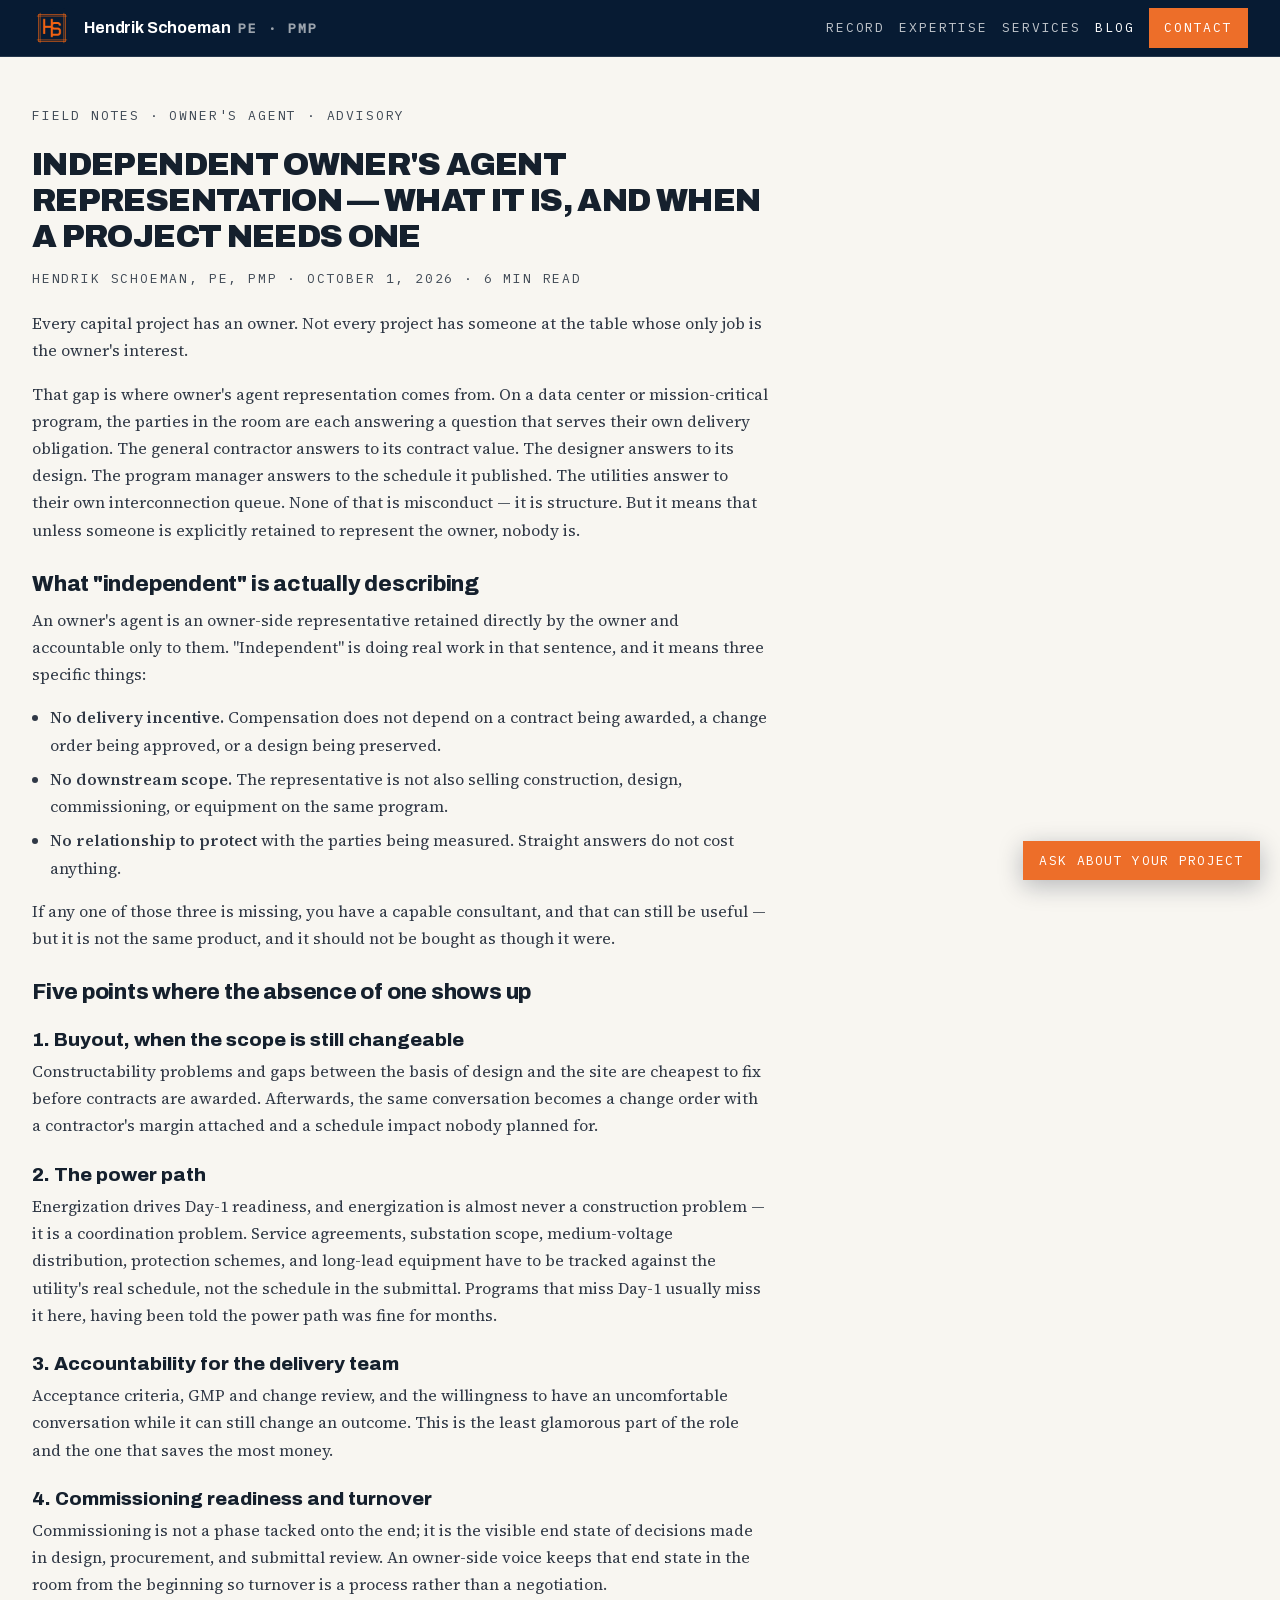
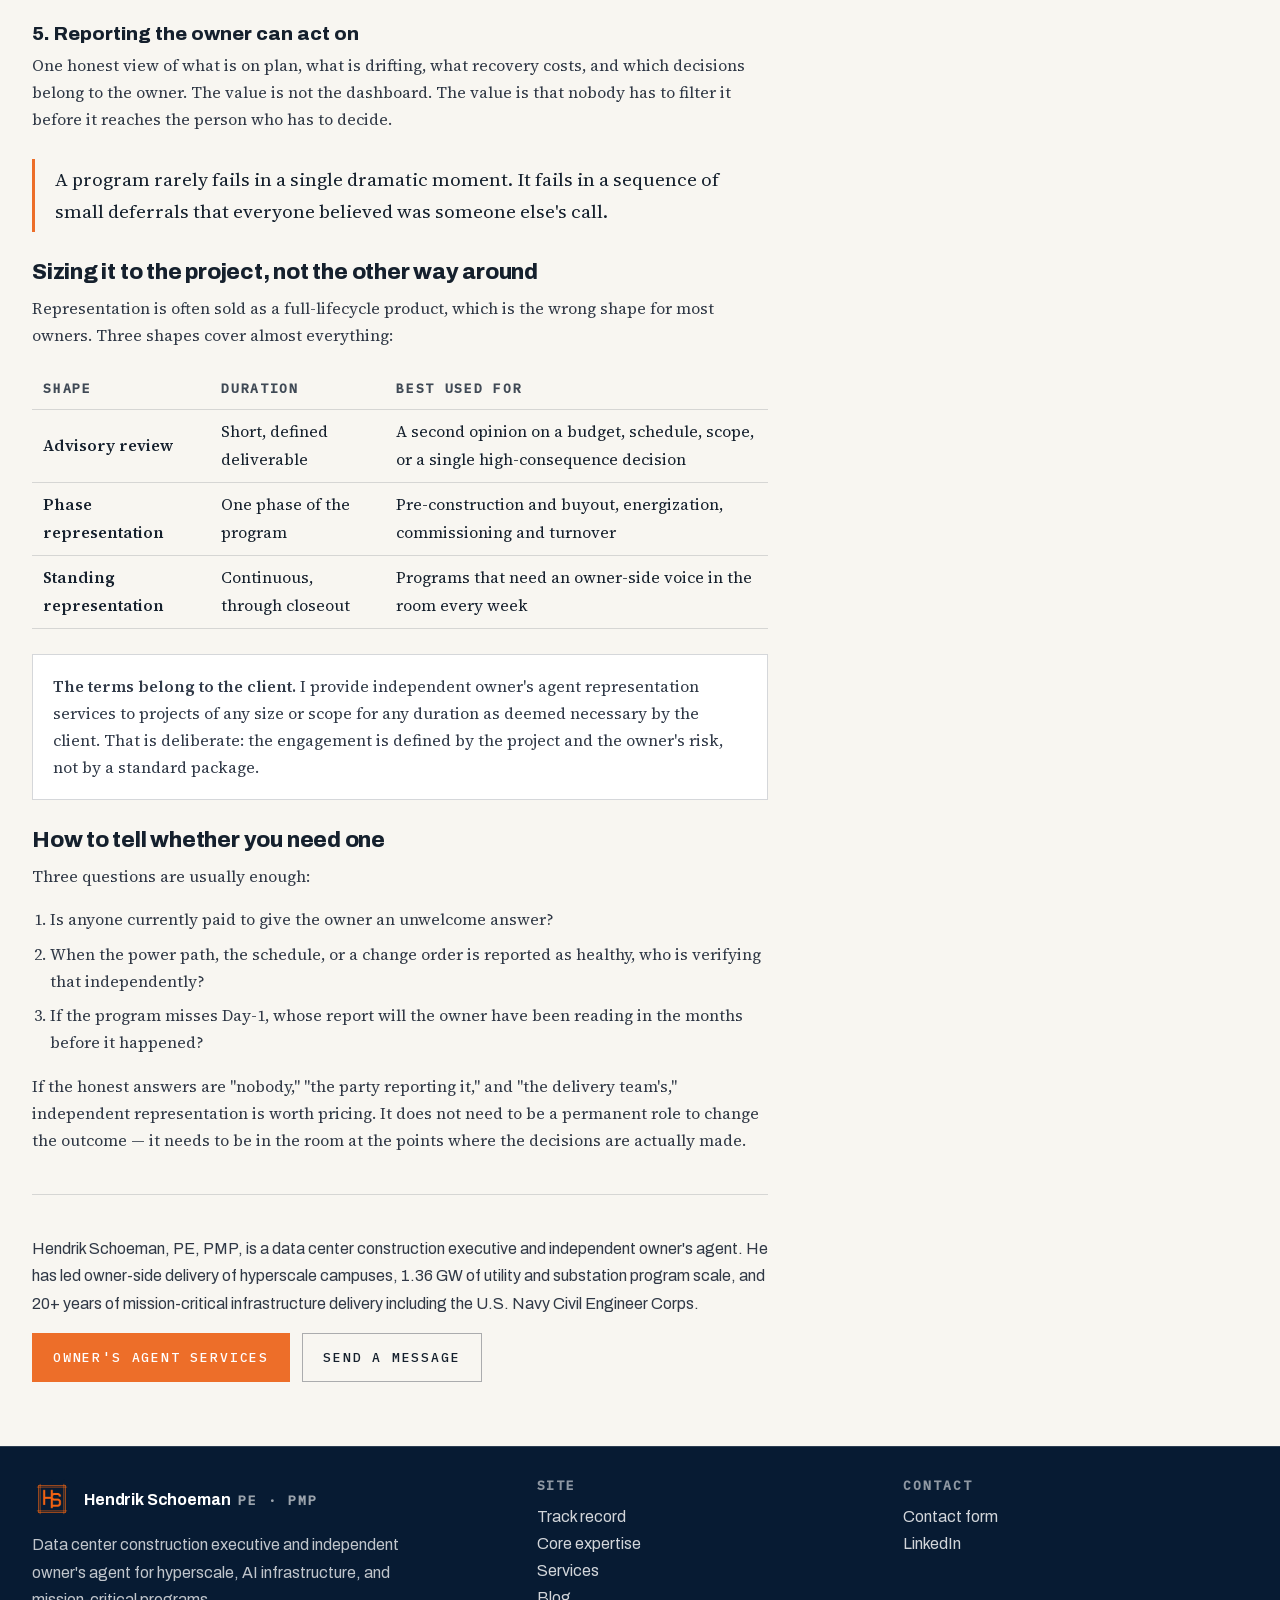
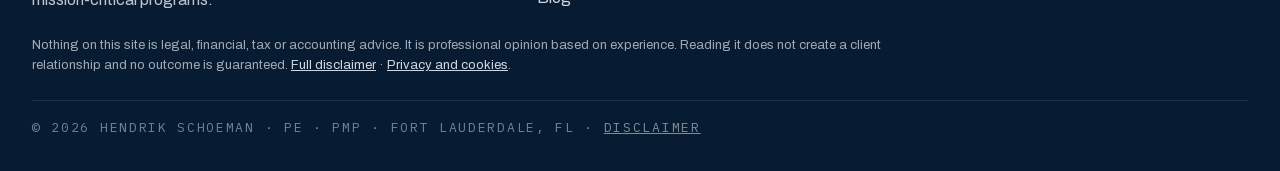
<file: blog/independent-owners-agent-representation.html>
<!doctype html>
<html lang="en">
<head>
<meta charset="utf-8">
<meta name="viewport" content="width=device-width, initial-scale=1">
<title>Independent Owner's Agent Representation — What It Is, and When a Project Needs One | Hendrik Schoeman, PE, PMP</title>
<meta name="description" content="Independent owner's agent representation explained: what independence actually means, the five points where owners lose money without it, and how to size an engagement to the project.">
<meta name="author" content="Hendrik Schoeman">
<meta name="robots" content="index, follow">
<link rel="canonical" href="https://hendrikexec.com/blog/independent-owners-agent-representation.html">
<meta name="theme-color" content="#14203a">
<meta property="og:type" content="article">
<meta property="og:title" content="Independent Owner's Agent Representation — What It Is, and When a Project Needs One">
<meta property="og:description" content="What independence actually means, the five points where owners lose money without it, and how to size the engagement.">
<meta property="og:url" content="https://hendrikexec.com/blog/independent-owners-agent-representation.html">

<link rel="stylesheet" href="../assets/fonts.css">
<link rel="stylesheet" href="../styles.css">

<script type="application/ld+json">
{
  "@context": "https://schema.org",
  "@type": "BlogPosting",
  "headline": "Independent Owner's Agent Representation — What It Is, and When a Project Needs One",
  "description": "What independent owner's agent representation means, where it earns its keep, and how to size an engagement.",
  "datePublished": "2026-10-01",
  "dateModified": "2026-10-01",
  "author": { "@type": "Person", "name": "Hendrik Schoeman", "honorificSuffix": "PE, PMP", "url": "https://hendrikexec.com/" },
  "publisher": { "@type": "Person", "name": "Hendrik Schoeman" },
  "mainEntityOfPage": "https://hendrikexec.com/blog/independent-owners-agent-representation.html"
}
</script>
</head>
<body>
<a class="skip-link" href="#main">Skip to content</a>

<header class="site-header blueprint-grid" id="top">
  <div class="container bar">
    <a class="brand" href="../" aria-label="Hendrik Schoeman — home">
      <img src="../assets/hs-monogram.webp" alt="HS monogram" width="40" height="40">
      <span class="brand-name">Hendrik Schoeman<span class="brand-cred">PE · PMP</span></span>
    </a>
    <nav class="site-nav" aria-label="Primary">
      <a href="../index.html#record">Record</a>
      <a href="../index.html#expertise">Expertise</a>
      <a href="../services.html">Services</a>
      <a href="./" aria-current="page">Blog</a>
      <a class="nav-cta" href="../index.html#contact">Contact</a>
    </nav>
  </div>
</header>

<main id="main">
  <section class="section sheet-light">
    <div class="container">
      <article class="article">
        <p class="article-meta">Field Notes · Owner's Agent · Advisory</p>
        <h1>Independent Owner's Agent Representation — What It Is, and When a Project Needs One</h1>
        <p class="article-meta" style="margin-top:.75rem;">Hendrik Schoeman, PE, PMP · <time datetime="2026-10-01">October 1, 2026</time> · 6 min read</p>

        <p>Every capital project has an owner. Not every project has someone at the table whose only job is the owner's interest.</p>

        <p>That gap is where owner's agent representation comes from. On a data center or mission-critical program, the parties in the room are each answering a question that serves their own delivery obligation. The general contractor answers to its contract value. The designer answers to its design. The program manager answers to the schedule it published. The utilities answer to their own interconnection queue. None of that is misconduct — it is structure. But it means that unless someone is explicitly retained to represent the owner, nobody is.</p>

        <h2>What "independent" is actually describing</h2>
        <p>An owner's agent is an owner-side representative retained directly by the owner and accountable only to them. "Independent" is doing real work in that sentence, and it means three specific things:</p>
        <ul>
          <li><strong>No delivery incentive.</strong> Compensation does not depend on a contract being awarded, a change order being approved, or a design being preserved.</li>
          <li><strong>No downstream scope.</strong> The representative is not also selling construction, design, commissioning, or equipment on the same program.</li>
          <li><strong>No relationship to protect</strong> with the parties being measured. Straight answers do not cost anything.</li>
        </ul>
        <p>If any one of those three is missing, you have a capable consultant, and that can still be useful — but it is not the same product, and it should not be bought as though it were.</p>

        <h2>Five points where the absence of one shows up</h2>

        <h3>1. Buyout, when the scope is still changeable</h3>
        <p>Constructability problems and gaps between the basis of design and the site are cheapest to fix before contracts are awarded. Afterwards, the same conversation becomes a change order with a contractor's margin attached and a schedule impact nobody planned for.</p>

        <h3>2. The power path</h3>
        <p>Energization drives Day-1 readiness, and energization is almost never a construction problem — it is a coordination problem. Service agreements, substation scope, medium-voltage distribution, protection schemes, and long-lead equipment have to be tracked against the utility's real schedule, not the schedule in the submittal. Programs that miss Day-1 usually miss it here, having been told the power path was fine for months.</p>

        <h3>3. Accountability for the delivery team</h3>
        <p>Acceptance criteria, GMP and change review, and the willingness to have an uncomfortable conversation while it can still change an outcome. This is the least glamorous part of the role and the one that saves the most money.</p>

        <h3>4. Commissioning readiness and turnover</h3>
        <p>Commissioning is not a phase tacked onto the end; it is the visible end state of decisions made in design, procurement, and submittal review. An owner-side voice keeps that end state in the room from the beginning so turnover is a process rather than a negotiation.</p>

        <h3>5. Reporting the owner can act on</h3>
        <p>One honest view of what is on plan, what is drifting, what recovery costs, and which decisions belong to the owner. The value is not the dashboard. The value is that nobody has to filter it before it reaches the person who has to decide.</p>

        <blockquote>A program rarely fails in a single dramatic moment. It fails in a sequence of small deferrals that everyone believed was someone else's call.</blockquote>

        <h2>Sizing it to the project, not the other way around</h2>
        <p>Representation is often sold as a full-lifecycle product, which is the wrong shape for most owners. Three shapes cover almost everything:</p>
        <div class="table-wrap">
        <table>
          <thead><tr><th>Shape</th><th>Duration</th><th>Best used for</th></tr></thead>
          <tbody>
            <tr><td><strong>Advisory review</strong></td><td>Short, defined deliverable</td><td>A second opinion on a budget, schedule, scope, or a single high-consequence decision</td></tr>
            <tr><td><strong>Phase representation</strong></td><td>One phase of the program</td><td>Pre-construction and buyout, energization, commissioning and turnover</td></tr>
            <tr><td><strong>Standing representation</strong></td><td>Continuous, through closeout</td><td>Programs that need an owner-side voice in the room every week</td></tr>
          </tbody>
        </table>
        </div>

        <div class="callout">
          <p><strong>The terms belong to the client.</strong> I provide independent owner's agent representation services to projects of any size or scope for any duration as deemed necessary by the client. That is deliberate: the engagement is defined by the project and the owner's risk, not by a standard package.</p>
        </div>

        <h2>How to tell whether you need one</h2>
        <p>Three questions are usually enough:</p>
        <ol>
          <li>Is anyone currently paid to give the owner an unwelcome answer?</li>
          <li>When the power path, the schedule, or a change order is reported as healthy, who is verifying that independently?</li>
          <li>If the program misses Day-1, whose report will the owner have been reading in the months before it happened?</li>
        </ol>
        <p>If the honest answers are "nobody," "the party reporting it," and "the delivery team's," independent representation is worth pricing. It does not need to be a permanent role to change the outcome — it needs to be in the room at the points where the decisions are actually made.</p>

        <hr style="border:0;border-top:1px solid rgba(26,35,51,.15);margin:2.5rem 0;">
        <p style="font-family:var(--font-display);">Hendrik Schoeman, PE, PMP, is a data center construction executive and independent owner's agent. He has led owner-side delivery of hyperscale campuses, 1.36 GW of utility and substation program scale, and 20+ years of mission-critical infrastructure delivery including the U.S. Navy Civil Engineer Corps.</p>
        <p><a class="btn btn-flag" href="../services.html">Owner's agent services</a> &nbsp; <a class="btn btn-outline-dark" href="../index.html#contact-form" data-contact-open>Send a message</a></p>
      </article>
    </div>
  </section>
</main>

<footer class="site-footer">
  <div class="container">
    <div class="footer-grid">
      <div>
        <div class="brand" style="margin-bottom:.75rem;">
          <img src="../assets/hs-monogram.webp" alt="" width="32" height="32">
          <span class="brand-name">Hendrik Schoeman<span class="brand-cred">PE · PMP</span></span>
        </div>
        <p style="margin:0;max-width:26rem;">Data center construction executive and independent owner's agent for hyperscale, AI infrastructure, and mission-critical programs.</p>
      </div>
      <div>
        <h3>Site</h3>
        <p style="margin:0;">
          <a href="../index.html#record">Track record</a><br>
          <a href="../index.html#expertise">Core expertise</a><br>
          <a href="../services.html">Services</a><br>
          <a href="./">Blog</a>
        </p>
      </div>
      <div>
        <h3>Contact</h3>
        <p style="margin:0;">
          <a href="../index.html#contact-form" data-contact-open>Contact form</a><br>
          <a href="https://linkedin.com/in/hendrikschoeman" target="_blank" rel="noopener noreferrer">LinkedIn</a>
        </p>
      </div>
    </div>
    <p class="footer-legal" style="margin:1.35rem 0 .65rem;font-size:.8125rem;line-height:1.6;color:rgba(255,255,255,.62);max-width:54rem;">Nothing on this site is legal, financial, tax or accounting advice. It is professional opinion based on experience. Reading it does not create a client relationship and no outcome is guaranteed. <a href="../disclaimer.html" style="text-decoration:underline;">Full disclaimer</a> · <a href="../privacy.html" style="text-decoration:underline;">Privacy and cookies</a>.</p>
    <div class="footer-bottom">© 2026 Hendrik Schoeman · PE · PMP · Fort Lauderdale, FL · <a href="../disclaimer.html" style="text-decoration:underline;">Disclaimer</a></div>
  </div>
</footer>

<a class="back-to-top" href="#top">
  <svg width="14" height="14" viewBox="0 0 24 24" fill="none" stroke="currentColor" stroke-width="2.2" aria-hidden="true"><path d="M12 19V5"/><path d="m5 12 7-7 7 7"/></svg>
  Back to top
</a>
<script src="../assets/back-to-top.js" defer></script>
<script src="/assets/scope-chat.js" defer></script>
<script src="/assets/contact-form.js" defer></script>
</body>
</html>
</file>
<file: assets/fonts.css>
/* Self-hosted webfonts. Previously these were loaded from fonts.googleapis.com,
   which sent every visitor's IP address to Google on every page load -- the one
   genuine privacy exposure on an otherwise script-free site. Files in /assets/fonts/.
   To regenerate: GET the Google CSS API with a woff2-capable User-Agent and rewrite
   each src url() to the local copy. */

@font-face{font-family:'Archivo';font-style:normal;font-weight:300;font-stretch:100%;font-display:swap;src:url('fonts/archivo-300-vietnamese.woff2') format('woff2');unicode-range:U+0102-0103, U+0110-0111, U+0128-0129, U+0168-0169, U+01A0-01A1, U+01AF-01B0, U+0300-0301, U+0303-0304, U+0308-0309, U+0323, U+0329, U+1EA0-1EF9, U+20AB;}
@font-face{font-family:'Archivo';font-style:normal;font-weight:300;font-stretch:100%;font-display:swap;src:url('fonts/archivo-300-latin-ext.woff2') format('woff2');unicode-range:U+0100-02BA, U+02BD-02C5, U+02C7-02CC, U+02CE-02D7, U+02DD-02FF, U+0304, U+0308, U+0329, U+1D00-1DBF, U+1E00-1E9F, U+1EF2-1EFF, U+2020, U+20A0-20AB, U+20AD-20C0, U+2113, U+2C60-2C7F, U+A720-A7FF;}
@font-face{font-family:'Archivo';font-style:normal;font-weight:300;font-stretch:100%;font-display:swap;src:url('fonts/archivo-300-latin.woff2') format('woff2');unicode-range:U+0000-00FF, U+0131, U+0152-0153, U+02BB-02BC, U+02C6, U+02DA, U+02DC, U+0304, U+0308, U+0329, U+2000-206F, U+20AC, U+2122, U+2191, U+2193, U+2212, U+2215, U+FEFF, U+FFFD;}
@font-face{font-family:'Archivo';font-style:normal;font-weight:400;font-stretch:100%;font-display:swap;src:url('fonts/archivo-400-vietnamese.woff2') format('woff2');unicode-range:U+0102-0103, U+0110-0111, U+0128-0129, U+0168-0169, U+01A0-01A1, U+01AF-01B0, U+0300-0301, U+0303-0304, U+0308-0309, U+0323, U+0329, U+1EA0-1EF9, U+20AB;}
@font-face{font-family:'Archivo';font-style:normal;font-weight:400;font-stretch:100%;font-display:swap;src:url('fonts/archivo-400-latin-ext.woff2') format('woff2');unicode-range:U+0100-02BA, U+02BD-02C5, U+02C7-02CC, U+02CE-02D7, U+02DD-02FF, U+0304, U+0308, U+0329, U+1D00-1DBF, U+1E00-1E9F, U+1EF2-1EFF, U+2020, U+20A0-20AB, U+20AD-20C0, U+2113, U+2C60-2C7F, U+A720-A7FF;}
@font-face{font-family:'Archivo';font-style:normal;font-weight:400;font-stretch:100%;font-display:swap;src:url('fonts/archivo-400-latin.woff2') format('woff2');unicode-range:U+0000-00FF, U+0131, U+0152-0153, U+02BB-02BC, U+02C6, U+02DA, U+02DC, U+0304, U+0308, U+0329, U+2000-206F, U+20AC, U+2122, U+2191, U+2193, U+2212, U+2215, U+FEFF, U+FFFD;}
@font-face{font-family:'Archivo';font-style:normal;font-weight:600;font-stretch:100%;font-display:swap;src:url('fonts/archivo-600-vietnamese.woff2') format('woff2');unicode-range:U+0102-0103, U+0110-0111, U+0128-0129, U+0168-0169, U+01A0-01A1, U+01AF-01B0, U+0300-0301, U+0303-0304, U+0308-0309, U+0323, U+0329, U+1EA0-1EF9, U+20AB;}
@font-face{font-family:'Archivo';font-style:normal;font-weight:600;font-stretch:100%;font-display:swap;src:url('fonts/archivo-600-latin-ext.woff2') format('woff2');unicode-range:U+0100-02BA, U+02BD-02C5, U+02C7-02CC, U+02CE-02D7, U+02DD-02FF, U+0304, U+0308, U+0329, U+1D00-1DBF, U+1E00-1E9F, U+1EF2-1EFF, U+2020, U+20A0-20AB, U+20AD-20C0, U+2113, U+2C60-2C7F, U+A720-A7FF;}
@font-face{font-family:'Archivo';font-style:normal;font-weight:600;font-stretch:100%;font-display:swap;src:url('fonts/archivo-600-latin.woff2') format('woff2');unicode-range:U+0000-00FF, U+0131, U+0152-0153, U+02BB-02BC, U+02C6, U+02DA, U+02DC, U+0304, U+0308, U+0329, U+2000-206F, U+20AC, U+2122, U+2191, U+2193, U+2212, U+2215, U+FEFF, U+FFFD;}
@font-face{font-family:'Archivo';font-style:normal;font-weight:700;font-stretch:100%;font-display:swap;src:url('fonts/archivo-700-vietnamese.woff2') format('woff2');unicode-range:U+0102-0103, U+0110-0111, U+0128-0129, U+0168-0169, U+01A0-01A1, U+01AF-01B0, U+0300-0301, U+0303-0304, U+0308-0309, U+0323, U+0329, U+1EA0-1EF9, U+20AB;}
@font-face{font-family:'Archivo';font-style:normal;font-weight:700;font-stretch:100%;font-display:swap;src:url('fonts/archivo-700-latin-ext.woff2') format('woff2');unicode-range:U+0100-02BA, U+02BD-02C5, U+02C7-02CC, U+02CE-02D7, U+02DD-02FF, U+0304, U+0308, U+0329, U+1D00-1DBF, U+1E00-1E9F, U+1EF2-1EFF, U+2020, U+20A0-20AB, U+20AD-20C0, U+2113, U+2C60-2C7F, U+A720-A7FF;}
@font-face{font-family:'Archivo';font-style:normal;font-weight:700;font-stretch:100%;font-display:swap;src:url('fonts/archivo-700-latin.woff2') format('woff2');unicode-range:U+0000-00FF, U+0131, U+0152-0153, U+02BB-02BC, U+02C6, U+02DA, U+02DC, U+0304, U+0308, U+0329, U+2000-206F, U+20AC, U+2122, U+2191, U+2193, U+2212, U+2215, U+FEFF, U+FFFD;}
@font-face{font-family:'Archivo';font-style:normal;font-weight:800;font-stretch:100%;font-display:swap;src:url('fonts/archivo-800-vietnamese.woff2') format('woff2');unicode-range:U+0102-0103, U+0110-0111, U+0128-0129, U+0168-0169, U+01A0-01A1, U+01AF-01B0, U+0300-0301, U+0303-0304, U+0308-0309, U+0323, U+0329, U+1EA0-1EF9, U+20AB;}
@font-face{font-family:'Archivo';font-style:normal;font-weight:800;font-stretch:100%;font-display:swap;src:url('fonts/archivo-800-latin-ext.woff2') format('woff2');unicode-range:U+0100-02BA, U+02BD-02C5, U+02C7-02CC, U+02CE-02D7, U+02DD-02FF, U+0304, U+0308, U+0329, U+1D00-1DBF, U+1E00-1E9F, U+1EF2-1EFF, U+2020, U+20A0-20AB, U+20AD-20C0, U+2113, U+2C60-2C7F, U+A720-A7FF;}
@font-face{font-family:'Archivo';font-style:normal;font-weight:800;font-stretch:100%;font-display:swap;src:url('fonts/archivo-800-latin.woff2') format('woff2');unicode-range:U+0000-00FF, U+0131, U+0152-0153, U+02BB-02BC, U+02C6, U+02DA, U+02DC, U+0304, U+0308, U+0329, U+2000-206F, U+20AC, U+2122, U+2191, U+2193, U+2212, U+2215, U+FEFF, U+FFFD;}
@font-face{font-family:'Archivo';font-style:normal;font-weight:900;font-stretch:100%;font-display:swap;src:url('fonts/archivo-900-vietnamese.woff2') format('woff2');unicode-range:U+0102-0103, U+0110-0111, U+0128-0129, U+0168-0169, U+01A0-01A1, U+01AF-01B0, U+0300-0301, U+0303-0304, U+0308-0309, U+0323, U+0329, U+1EA0-1EF9, U+20AB;}
@font-face{font-family:'Archivo';font-style:normal;font-weight:900;font-stretch:100%;font-display:swap;src:url('fonts/archivo-900-latin-ext.woff2') format('woff2');unicode-range:U+0100-02BA, U+02BD-02C5, U+02C7-02CC, U+02CE-02D7, U+02DD-02FF, U+0304, U+0308, U+0329, U+1D00-1DBF, U+1E00-1E9F, U+1EF2-1EFF, U+2020, U+20A0-20AB, U+20AD-20C0, U+2113, U+2C60-2C7F, U+A720-A7FF;}
@font-face{font-family:'Archivo';font-style:normal;font-weight:900;font-stretch:100%;font-display:swap;src:url('fonts/archivo-900-latin.woff2') format('woff2');unicode-range:U+0000-00FF, U+0131, U+0152-0153, U+02BB-02BC, U+02C6, U+02DA, U+02DC, U+0304, U+0308, U+0329, U+2000-206F, U+20AC, U+2122, U+2191, U+2193, U+2212, U+2215, U+FEFF, U+FFFD;}
@font-face{font-family:'IBM Plex Mono';font-style:normal;font-weight:400;font-display:swap;src:url('fonts/ibmplexmono-400-cyrillic-ext.woff2') format('woff2');unicode-range:U+0460-052F, U+1C80-1C8A, U+20B4, U+2DE0-2DFF, U+A640-A69F, U+FE2E-FE2F;}
@font-face{font-family:'IBM Plex Mono';font-style:normal;font-weight:400;font-display:swap;src:url('fonts/ibmplexmono-400-cyrillic.woff2') format('woff2');unicode-range:U+0301, U+0400-045F, U+0490-0491, U+04B0-04B1, U+2116;}
@font-face{font-family:'IBM Plex Mono';font-style:normal;font-weight:400;font-display:swap;src:url('fonts/ibmplexmono-400-vietnamese.woff2') format('woff2');unicode-range:U+0102-0103, U+0110-0111, U+0128-0129, U+0168-0169, U+01A0-01A1, U+01AF-01B0, U+0300-0301, U+0303-0304, U+0308-0309, U+0323, U+0329, U+1EA0-1EF9, U+20AB;}
@font-face{font-family:'IBM Plex Mono';font-style:normal;font-weight:400;font-display:swap;src:url('fonts/ibmplexmono-400-latin-ext.woff2') format('woff2');unicode-range:U+0100-02BA, U+02BD-02C5, U+02C7-02CC, U+02CE-02D7, U+02DD-02FF, U+0304, U+0308, U+0329, U+1D00-1DBF, U+1E00-1E9F, U+1EF2-1EFF, U+2020, U+20A0-20AB, U+20AD-20C0, U+2113, U+2C60-2C7F, U+A720-A7FF;}
@font-face{font-family:'IBM Plex Mono';font-style:normal;font-weight:400;font-display:swap;src:url('fonts/ibmplexmono-400-latin.woff2') format('woff2');unicode-range:U+0000-00FF, U+0131, U+0152-0153, U+02BB-02BC, U+02C6, U+02DA, U+02DC, U+0304, U+0308, U+0329, U+2000-206F, U+20AC, U+2122, U+2191, U+2193, U+2212, U+2215, U+FEFF, U+FFFD;}
@font-face{font-family:'IBM Plex Mono';font-style:normal;font-weight:500;font-display:swap;src:url('fonts/ibmplexmono-500-cyrillic-ext.woff2') format('woff2');unicode-range:U+0460-052F, U+1C80-1C8A, U+20B4, U+2DE0-2DFF, U+A640-A69F, U+FE2E-FE2F;}
@font-face{font-family:'IBM Plex Mono';font-style:normal;font-weight:500;font-display:swap;src:url('fonts/ibmplexmono-500-cyrillic.woff2') format('woff2');unicode-range:U+0301, U+0400-045F, U+0490-0491, U+04B0-04B1, U+2116;}
@font-face{font-family:'IBM Plex Mono';font-style:normal;font-weight:500;font-display:swap;src:url('fonts/ibmplexmono-500-vietnamese.woff2') format('woff2');unicode-range:U+0102-0103, U+0110-0111, U+0128-0129, U+0168-0169, U+01A0-01A1, U+01AF-01B0, U+0300-0301, U+0303-0304, U+0308-0309, U+0323, U+0329, U+1EA0-1EF9, U+20AB;}
@font-face{font-family:'IBM Plex Mono';font-style:normal;font-weight:500;font-display:swap;src:url('fonts/ibmplexmono-500-latin-ext.woff2') format('woff2');unicode-range:U+0100-02BA, U+02BD-02C5, U+02C7-02CC, U+02CE-02D7, U+02DD-02FF, U+0304, U+0308, U+0329, U+1D00-1DBF, U+1E00-1E9F, U+1EF2-1EFF, U+2020, U+20A0-20AB, U+20AD-20C0, U+2113, U+2C60-2C7F, U+A720-A7FF;}
@font-face{font-family:'IBM Plex Mono';font-style:normal;font-weight:500;font-display:swap;src:url('fonts/ibmplexmono-500-latin.woff2') format('woff2');unicode-range:U+0000-00FF, U+0131, U+0152-0153, U+02BB-02BC, U+02C6, U+02DA, U+02DC, U+0304, U+0308, U+0329, U+2000-206F, U+20AC, U+2122, U+2191, U+2193, U+2212, U+2215, U+FEFF, U+FFFD;}
@font-face{font-family:'Source Serif 4';font-style:normal;font-weight:400;font-display:swap;src:url('fonts/sourceserif4-400-cyrillic-ext.woff2') format('woff2');unicode-range:U+0460-052F, U+1C80-1C8A, U+20B4, U+2DE0-2DFF, U+A640-A69F, U+FE2E-FE2F;}
@font-face{font-family:'Source Serif 4';font-style:normal;font-weight:400;font-display:swap;src:url('fonts/sourceserif4-400-cyrillic.woff2') format('woff2');unicode-range:U+0301, U+0400-045F, U+0490-0491, U+04B0-04B1, U+2116;}
@font-face{font-family:'Source Serif 4';font-style:normal;font-weight:400;font-display:swap;src:url('fonts/sourceserif4-400-greek.woff2') format('woff2');unicode-range:U+0370-0377, U+037A-037F, U+0384-038A, U+038C, U+038E-03A1, U+03A3-03FF;}
@font-face{font-family:'Source Serif 4';font-style:normal;font-weight:400;font-display:swap;src:url('fonts/sourceserif4-400-vietnamese.woff2') format('woff2');unicode-range:U+0102-0103, U+0110-0111, U+0128-0129, U+0168-0169, U+01A0-01A1, U+01AF-01B0, U+0300-0301, U+0303-0304, U+0308-0309, U+0323, U+0329, U+1EA0-1EF9, U+20AB;}
@font-face{font-family:'Source Serif 4';font-style:normal;font-weight:400;font-display:swap;src:url('fonts/sourceserif4-400-latin-ext.woff2') format('woff2');unicode-range:U+0100-02BA, U+02BD-02C5, U+02C7-02CC, U+02CE-02D7, U+02DD-02FF, U+0304, U+0308, U+0329, U+1D00-1DBF, U+1E00-1E9F, U+1EF2-1EFF, U+2020, U+20A0-20AB, U+20AD-20C0, U+2113, U+2C60-2C7F, U+A720-A7FF;}
@font-face{font-family:'Source Serif 4';font-style:normal;font-weight:400;font-display:swap;src:url('fonts/sourceserif4-400-latin.woff2') format('woff2');unicode-range:U+0000-00FF, U+0131, U+0152-0153, U+02BB-02BC, U+02C6, U+02DA, U+02DC, U+0304, U+0308, U+0329, U+2000-206F, U+20AC, U+2122, U+2191, U+2193, U+2212, U+2215, U+FEFF, U+FFFD;}
@font-face{font-family:'Source Serif 4';font-style:normal;font-weight:600;font-display:swap;src:url('fonts/sourceserif4-600-cyrillic-ext.woff2') format('woff2');unicode-range:U+0460-052F, U+1C80-1C8A, U+20B4, U+2DE0-2DFF, U+A640-A69F, U+FE2E-FE2F;}
@font-face{font-family:'Source Serif 4';font-style:normal;font-weight:600;font-display:swap;src:url('fonts/sourceserif4-600-cyrillic.woff2') format('woff2');unicode-range:U+0301, U+0400-045F, U+0490-0491, U+04B0-04B1, U+2116;}
@font-face{font-family:'Source Serif 4';font-style:normal;font-weight:600;font-display:swap;src:url('fonts/sourceserif4-600-greek.woff2') format('woff2');unicode-range:U+0370-0377, U+037A-037F, U+0384-038A, U+038C, U+038E-03A1, U+03A3-03FF;}
@font-face{font-family:'Source Serif 4';font-style:normal;font-weight:600;font-display:swap;src:url('fonts/sourceserif4-600-vietnamese.woff2') format('woff2');unicode-range:U+0102-0103, U+0110-0111, U+0128-0129, U+0168-0169, U+01A0-01A1, U+01AF-01B0, U+0300-0301, U+0303-0304, U+0308-0309, U+0323, U+0329, U+1EA0-1EF9, U+20AB;}
@font-face{font-family:'Source Serif 4';font-style:normal;font-weight:600;font-display:swap;src:url('fonts/sourceserif4-600-latin-ext.woff2') format('woff2');unicode-range:U+0100-02BA, U+02BD-02C5, U+02C7-02CC, U+02CE-02D7, U+02DD-02FF, U+0304, U+0308, U+0329, U+1D00-1DBF, U+1E00-1E9F, U+1EF2-1EFF, U+2020, U+20A0-20AB, U+20AD-20C0, U+2113, U+2C60-2C7F, U+A720-A7FF;}
@font-face{font-family:'Source Serif 4';font-style:normal;font-weight:600;font-display:swap;src:url('fonts/sourceserif4-600-latin.woff2') format('woff2');unicode-range:U+0000-00FF, U+0131, U+0152-0153, U+02BB-02BC, U+02C6, U+02DA, U+02DC, U+0304, U+0308, U+0329, U+2000-206F, U+20AC, U+2122, U+2191, U+2193, U+2212, U+2215, U+FEFF, U+FFFD;}
</file>
<file: styles.css>
/*
============================================================================
SCRIPT TITLE: HendrikExec public site — design system
============================================================================
Project:  hendrikexec.com executive profile, services, and blog
File:     hendrikexec-site/styles.css
Purpose:  One stylesheet for every page of the public site. Plain CSS, no
          build step, no framework, matching the repository convention in
          the root CLAUDE.md.
Design:   Continues the original published profile's drawing-sheet language —
          navy sheets, paper sheets, IBM Plex Mono technical labels, numbered
          sections with sheet references, orange flag accent.
          Type is driven by a single token scale in :root; no page should
          set font-size inline.
Does not: run scripts, load trackers, or fetch anything from a third party (fonts are self-hosted).
============================================================================
*/

/* ---------- tokens ---------- */

:root {
    --navy: oklch(22% 0.055 255);
    --navy-light: oklch(30% 0.06 255);
    --paper: oklch(97.2% 0.006 85);
    --ink: oklch(24% 0.03 255);
    --flag: oklch(68% 0.175 45);
    --muted: oklch(40% 0.025 255);

    --font-display: "Archivo", "Helvetica Neue", Arial, sans-serif;
    --font-mono: "IBM Plex Mono", ui-monospace, monospace;
    --font-serif: "Source Serif 4", Georgia, serif;

    --page: 1280px;

    /* type scale — every font-size on the site comes from these tokens */
    --step--1: 0.8125rem;                        /* 13px  smallest meaningful text */
    --step-0: 1rem;                               /* 16px  body */
    --step-1: 1.1875rem;                          /* 19px  lede, card titles, sub-headings */
    --step-2: 1.375rem;                           /* 22px  section sub-headings */
    --step-3: clamp(1.6rem, 2.8vw, 2rem);         /* 25.6–32px  article H1 */
    --display: clamp(1.6rem, 2vw + 0.75rem, 2rem);  /* 25.6–32px  page display */

    /* prose measure */
    --measure: 46rem;
    --measure-hero: 42rem;

    --line: rgba(26, 35, 51, 0.15);
    --line-strong: rgba(26, 35, 51, 0.18);
    --line-light: rgba(255, 255, 255, 0.25);
    --line-light-soft: rgba(255, 255, 255, 0.15);
}

*, *::before, *::after { box-sizing: border-box; }

html { -webkit-text-size-adjust: 100%; }

body {
    margin: 0;
    background: var(--paper);
    color: var(--ink);
    font-family: var(--font-display);
    font-size: var(--step-0);
    line-height: 1.7;
    -webkit-font-smoothing: antialiased;
}

img { max-width: 100%; height: auto; display: block; }

a { color: inherit; }

h1, h2, h3, h4 { margin: 0; font-family: var(--font-display); line-height: 1.12; }

p { margin: 0 0 1rem; }

:focus-visible { outline: 2px solid var(--flag); outline-offset: 3px; }

.skip-link {
    position: absolute;
    left: -9999px;
    top: 0;
    background: var(--flag);
    color: #fff;
    padding: 0.6rem 1rem;
    z-index: 100;
}
.skip-link:focus { left: 0.5rem; top: 0.5rem; }

/* ---------- shared pieces ---------- */

.container {
    width: 100%;
    margin: 0 auto;
    padding-left: 1rem;
    padding-right: 1rem;
}
@media (min-width: 640px) { .container { padding-left: 1.5rem; padding-right: 1.5rem; } }
@media (min-width: 1024px) { .container { max-width: var(--page); padding-left: 2rem; padding-right: 2rem; } }

.tech-label {
    font-family: var(--font-mono);
    text-transform: uppercase;
    letter-spacing: 0.14em;
    font-size: var(--step--1);
    font-weight: 500;
}

.blueprint-grid {
    background-image:
        linear-gradient(rgba(255, 255, 255, 0.035) 1px, transparent 1px),
        linear-gradient(90deg, rgba(255, 255, 255, 0.035) 1px, transparent 1px);
    background-size: 32px 32px;
}

.dim-line {
    opacity: 0.35;
    background: currentColor;
    height: 1px;
    position: relative;
}
.dim-line::before, .dim-line::after {
    content: "";
    background: currentColor;
    width: 1px;
    height: 9px;
    position: absolute;
    top: -4px;
}
.dim-line::before { left: 0; }
.dim-line::after { right: 0; }

.sheet-dark { background: var(--navy); color: #fff; }
.sheet-light { background: var(--paper); color: var(--ink); }

/* section head: 01 / Scope / What I Deliver / A-101 */
.sheet-head {
    display: flex;
    flex-wrap: wrap;
    align-items: baseline;
    justify-content: space-between;
    gap: 0.75rem 1rem;
    margin-bottom: 1.5rem;
}
.sheet-head .sheet-number {
    font-family: var(--font-mono);
    font-size: var(--step--1);
    letter-spacing: 0.14em;
    text-transform: uppercase;
    opacity: 0.55;
}
.sheet-head h2 {
    font-size: var(--step-3);
    font-weight: 900;
    text-transform: uppercase;
    letter-spacing: -0.01em;
    margin-top: 0.35rem;
}
.sheet-head .sheet-ref {
    font-family: var(--font-mono);
    font-size: var(--step--1);
    letter-spacing: 0.14em;
    text-transform: uppercase;
    opacity: 0.55;
    white-space: nowrap;
}

.section { padding: 2.25rem 0; }
@media (min-width: 768px) { .section { padding: 3rem 0; } }

/* ---------- buttons ---------- */

.btn {
    display: inline-flex;
    align-items: center;
    gap: 0.5rem;
    font-family: var(--font-mono);
    font-size: var(--step--1);
    font-weight: 500;
    letter-spacing: 0.14em;
    text-transform: uppercase;
    text-decoration: none;
    padding: 0.8rem 1.25rem;
    border: 1px solid transparent;
    transition: filter 0.15s ease, background-color 0.15s ease, border-color 0.15s ease, transform 0.1s ease;
}
.btn:active { transform: scale(0.98); }
.btn-flag { background: var(--flag); color: #fff; }
.btn-flag:hover { filter: brightness(1.1); }
.btn-navy { background: var(--navy); color: #fff; }
.btn-navy:hover { background: var(--navy-light); }
.btn-outline-light { border-color: rgba(255, 255, 255, 0.45); color: #fff; }
.btn-outline-light:hover { border-color: #fff; }
.btn-outline-dark { border-color: rgba(26, 35, 51, 0.35); color: var(--ink); }
.btn-outline-dark:hover { border-color: var(--ink); }

/* ---------- header ---------- */

.site-header {
    position: sticky;
    top: 0;
    z-index: 50;
    background: var(--navy);
    border-bottom: 1px solid rgba(255, 255, 255, 0.12);
    color: #fff;
}
.site-header .bar {
    display: flex;
    align-items: center;
    justify-content: space-between;
    gap: 1rem;
    min-height: 3.5rem;
    padding-top: 0.4rem;
    padding-bottom: 0.4rem;
}
.brand {
    display: flex;
    align-items: center;
    gap: 0.75rem;
    text-decoration: none;
    color: #fff;
}
.brand img { width: 2.5rem; height: 2.5rem; object-fit: contain; }
.brand .brand-name { font-weight: 700; letter-spacing: -0.01em; }
.brand .brand-cred { font-family: var(--font-mono); font-size: var(--step--1); letter-spacing: 0.15em; opacity: 0.6; margin-left: 0.5rem; }

.site-nav { display: flex; align-items: center; gap: 0.9rem; flex-wrap: wrap; }
.site-nav a {
    font-family: var(--font-mono);
    font-size: var(--step--1);
    letter-spacing: 0.14em;
    text-transform: uppercase;
    text-decoration: none;
    color: rgba(255, 255, 255, 0.75);
    padding: 0.4rem 0;
    transition: color 0.15s ease;
}
.site-nav a:hover, .site-nav a[aria-current="page"] { color: #fff; }
.site-nav a.nav-cta {
    background: var(--flag);
    color: #fff;
    padding: 0.55rem 0.95rem;
}
.site-nav a.nav-cta:hover { filter: brightness(1.1); }

/* ---------- hero (drawing sheet title block) ---------- */

.hero { position: relative; overflow: hidden; background: var(--navy); color: #fff; }
.hero .hero-bg {
    position: absolute;
    inset: 0;
    width: 100%;
    height: 100%;
    object-fit: cover;
    opacity: 0.6;
}
.hero .hero-veil {
    position: absolute;
    inset: 0;
    background: linear-gradient(90deg, var(--navy) 0%, rgba(20, 32, 58, 0.86) 45%, rgba(20, 32, 58, 0.4) 100%);
}
.hero .container { position: relative; padding-top: 2.25rem; padding-bottom: 2rem; }

.title-block {
    border: 1px solid var(--line-light);
    display: grid;
    grid-template-columns: 1fr;
}
@media (min-width: 1024px) { .title-block { grid-template-columns: 300px 1fr; } }

.title-block .aside { border-bottom: 1px solid var(--line-light); }
@media (min-width: 1024px) {
    .title-block .aside { border-bottom: 0; border-right: 1px solid var(--line-light); }
}
.aside-cell { padding: 1rem; border-bottom: 1px solid var(--line-light); }
.aside-cell:last-child { border-bottom: 0; }
.seal { display: flex; align-items: center; gap: 0.75rem; }
.seal img { width: 3rem; height: 3rem; object-fit: contain; }
.seal .seal-cred { color: var(--flag); }
.name-stack {
    margin-top: 0.6rem;
    font-size: var(--step-1);
    font-weight: 900;
    line-height: 1.12;
    letter-spacing: -0.01em;
}
.spec-list { margin: 0; font-size: var(--step-0); }
.spec-list div {
    display: flex;
    align-items: baseline;
    justify-content: space-between;
    gap: 0.75rem;
    padding: 0.6rem 1.25rem;
    border-bottom: 1px solid var(--line-light-soft);
}
.spec-list div:last-child { border-bottom: 0; }
.spec-list dt {
    font-family: var(--font-mono);
    font-size: var(--step--1);
    letter-spacing: 0.14em;
    opacity: 0.55;
}
.spec-list dd { margin: 0; text-align: right; font-weight: 600; color: rgba(255, 255, 255, 0.92); }

.title-block .main { padding: 1.25rem; display: flex; flex-direction: column; justify-content: space-between; }
@media (min-width: 768px) { .title-block .main { padding: 2.25rem; } }
.sheet-meta {
    display: flex;
    align-items: baseline;
    justify-content: space-between;
    gap: 1rem;
    margin-bottom: 1.25rem;
    opacity: 0.6;
}
.title-block h1 {
    font-size: var(--display);
    font-weight: 900;
    text-transform: uppercase;
    letter-spacing: -0.02em;
    line-height: 1.14;
    overflow-wrap: anywhere;
    margin-bottom: 1rem;
}
.title-block h1 .thin { display: block; font-weight: 300; text-transform: none; font-size: 0.5em; letter-spacing: 0.01em; opacity: 0.85; margin-top: 0.5rem; }
.role-line { color: var(--flag); margin-bottom: 1.25rem; }
.lede { font-size: var(--step-1); color: rgba(255, 255, 255, 0.85); max-width: var(--measure-hero); }
.org-line { font-family: var(--font-mono); font-size: var(--step--1); letter-spacing: 0.14em; text-transform: uppercase; opacity: 0.55; margin: 1.25rem 0 1.5rem; }
.hero-actions { display: flex; flex-wrap: wrap; gap: 0.85rem; margin-bottom: 0.85rem; }

/* display headline used on services / faq / blog index heroes */
.page-heading {
    font-size: var(--display);
    font-weight: 900;
    text-transform: uppercase;
    letter-spacing: -0.02em;
    line-height: 1.14;
    overflow-wrap: anywhere;
    /* Wider than the body measure on purpose: an uppercase headline that wraps
       to three lines reads as shouting regardless of its point size. */
    max-width: 52rem;
}

/* metrics strip */
.metrics {
    display: grid;
    grid-template-columns: repeat(2, minmax(0, 1fr));
    border-top: 1px solid var(--line-light);
    margin-top: 0.85rem;
}
@media (min-width: 1024px) { .metrics { grid-template-columns: repeat(4, minmax(0, 1fr)); } }
.metrics .metric { min-width: 0; padding: 1rem 1.25rem 1rem 0; border-bottom: 1px solid var(--line-light-soft); }
@media (min-width: 1024px) { .metrics .metric { border-right: 1px solid var(--line-light-soft); padding-right: 1.5rem; } .metrics .metric:last-child { border-right: 0; } }
.metrics .value { font-size: var(--step-3); font-weight: 900; line-height: 1; }
.metrics .value .suffix { color: var(--flag); }
.metrics .unit { font-family: var(--font-mono); font-size: var(--step--1); letter-spacing: 0.14em; opacity: 0.6; margin-left: 0.25rem; }
.metrics .label { font-family: var(--font-mono); font-size: var(--step--1); letter-spacing: 0.08em; text-transform: uppercase; opacity: 0.6; margin-top: 0.5rem; line-height: 1.4; }

/* credential badges + keyword columns */
.badge-row { display: flex; flex-wrap: wrap; gap: 0.55rem; }
.badge {
    font-family: var(--font-mono);
    font-size: var(--step--1);
    letter-spacing: 0.14em;
    text-transform: uppercase;
    border: 1px solid rgba(255, 255, 255, 0.3);
    padding: 0.45rem 0.8rem;
}
.badge-dark { border-color: rgba(26, 35, 51, 0.25); }

.icon-list { list-style: none; margin: 0; padding: 0; display: grid; gap: 0.65rem; }
.icon-list li { display: flex; align-items: flex-start; gap: 0.75rem; }
.icon-list li::before {
    content: "";
    flex: 0 0 auto;
    width: 0.45rem;
    height: 0.45rem;
    margin-top: 0.55rem;
    background: var(--flag);
}
.icon-list.on-light li::before { background: var(--navy); }
.icon-list .strong { font-weight: 600; }

/* ---------- record ---------- */

.record-entry {
    border-top: 1px solid var(--line-light);
    padding: 1.35rem 0;
    display: grid;
    gap: 0.6rem;
}
@media (min-width: 900px) { .record-entry { grid-template-columns: 16rem 1fr; gap: 2rem; } }
.record-entry .period { font-family: var(--font-mono); font-size: var(--step--1); letter-spacing: 0.14em; opacity: 0.6; }
.record-entry h3 { font-size: var(--step-2); font-weight: 800; text-transform: uppercase; letter-spacing: -0.01em; margin: 0.35rem 0 0.2rem; }
.record-entry .org { font-weight: 700; color: rgba(255, 255, 255, 0.95); }
.record-entry .proof { color: rgba(255, 255, 255, 0.75); max-width: var(--measure); margin-top: 0.4rem; }
.tag-row { display: flex; flex-wrap: wrap; gap: 0.4rem 1rem; margin-top: 0.85rem; }
.tag-row span { font-size: var(--step-0); color: rgba(255, 255, 255, 0.62); }

/* ---------- services ---------- */

.service-grid { display: grid; gap: 1.25rem; }
@media (min-width: 768px) { .service-grid { grid-template-columns: repeat(2, minmax(0, 1fr)); } }
@media (min-width: 1024px) { .service-grid { grid-template-columns: repeat(3, minmax(0, 1fr)); } }
.service-card {
    border: 1px solid var(--line-strong);
    background: #fff;
    padding: 1.25rem;
}
.service-card h3 { font-size: var(--step-1); font-weight: 800; text-transform: uppercase; letter-spacing: -0.01em; margin-bottom: 0.5rem; }
.service-card p { margin: 0; color: rgba(26, 35, 51, 0.78); }
.service-card .index { font-family: var(--font-mono); font-size: var(--step--1); letter-spacing: 0.15em; color: var(--flag); margin-bottom: 0.6rem; }

.statement {
    border-left: 3px solid var(--flag);
    background: rgba(226, 112, 58, 0.06);
    padding: 1.25rem;
    margin: 0 0 1.5rem;
    font-family: var(--font-serif);
    font-size: var(--step-1);
    line-height: 1.55;
    color: var(--ink);
}
.statement strong { font-weight: 600; }

.terms { display: grid; gap: 0.85rem; margin-top: 1.5rem; }
@media (min-width: 768px) { .terms { grid-template-columns: repeat(3, minmax(0, 1fr)); } }
.term { border-top: 2px solid var(--navy); padding-top: 0.75rem; }
.term .term-label { font-family: var(--font-mono); font-size: var(--step--1); letter-spacing: 0.15em; text-transform: uppercase; color: var(--muted); }
.term .term-value { font-weight: 700; font-size: var(--step-0); }

/* ---------- blog ---------- */

/* responsive card grid: one up on phones, then auto-fits to 2 / 3 / 4 columns as
   the viewport allows. auto-fit collapses unused tracks, so the index reads as a
   clean row with two posts today and fills to 3–4 across as posts are added. */
.post-list { display: grid; gap: 1.25rem; margin-top: 1.5rem; grid-template-columns: repeat(auto-fit, minmax(15rem, 1fr)); }
.post-card {
    border: 1px solid var(--line-strong);
    background: #fff;
    padding: 1.25rem;
    display: flex;
    flex-direction: column;
    gap: 0.5rem;
}
.post-card .post-meta { font-family: var(--font-mono); font-size: var(--step--1); letter-spacing: 0.14em; text-transform: uppercase; color: var(--muted); }
.post-card h2, .post-card h3 { font-size: var(--step-1); font-weight: 800; letter-spacing: -0.01em; }
.post-card h2 a, .post-card h3 a { text-decoration: none; }
.post-card h2 a:hover, .post-card h3 a:hover { color: var(--flag); }
.post-card p { margin: 0; color: rgba(26, 35, 51, 0.78); }
.post-card .read-more { font-family: var(--font-mono); font-size: var(--step--1); letter-spacing: 0.13em; text-transform: uppercase; color: var(--flag); text-decoration: none; margin-top: auto; padding-top: 0.25rem; }
.post-card .read-more:hover { text-decoration: underline; }

.article { max-width: var(--measure); }
.article h1 { font-size: var(--step-3); font-weight: 900; letter-spacing: -0.02em; text-transform: uppercase; margin-bottom: 0.85rem; }
.article h2 { font-size: var(--step-2); font-weight: 800; letter-spacing: -0.01em; margin: 1.75rem 0 0.65rem; }
.article h3 { font-size: var(--step-1); font-weight: 800; margin: 1.5rem 0 0.5rem; }
.article p, .article li { font-family: var(--font-serif); font-size: var(--step-0); line-height: 1.7; color: rgba(26, 35, 51, 0.9); }
.article ul, .article ol { padding-left: 1.15rem; }
.article li { margin-bottom: 0.45rem; }
.article .article-meta { font-family: var(--font-mono); font-size: var(--step--1); letter-spacing: 0.14em; text-transform: uppercase; color: var(--muted); margin-bottom: 1.25rem; }
.article blockquote {
    margin: 1.6rem 0;
    border-left: 3px solid var(--flag);
    padding: 0.25rem 0 0.25rem 1.25rem;
    font-family: var(--font-serif);
    font-size: var(--step-1);
    color: var(--ink);
}
.article table { width: 100%; border-collapse: collapse; margin: 1.25rem 0; font-family: var(--font-serif); }
.table-wrap { width: 100%; overflow-x: auto; margin: 1.25rem 0; -webkit-overflow-scrolling: touch; }
.table-wrap table { margin: 0; min-width: 26rem; }
.article th, .article td { text-align: left; padding: 0.55rem 0.7rem; border-bottom: 1px solid var(--line); }
.article th { font-family: var(--font-mono); font-size: var(--step--1); letter-spacing: 0.13em; text-transform: uppercase; color: var(--muted); }
.article .callout {
    border: 1px solid var(--line-strong);
    background: #fff;
    padding: 1.1rem 1.25rem;
    margin: 1.6rem 0;
}
.article .callout p:last-child { margin-bottom: 0; }

/* ---------- collapsible rows (FAQ answers, services points) ---------- */

.faq-entry { border-top: 1px solid var(--line); }
.faq-entry:first-of-type { border-top: 0; }
.faq-entry > summary {
    display: flex;
    align-items: baseline;
    justify-content: space-between;
    gap: 1rem;
    cursor: pointer;
    list-style: none;
    padding: 0.85rem 0;
}
.faq-entry > summary::-webkit-details-marker { display: none; }
.faq-entry > summary::after {
    content: "";
    flex: 0 0 auto;
    width: 0.55rem;
    height: 0.55rem;
    margin-top: -0.2rem;
    border-right: 2px solid var(--flag);
    border-bottom: 2px solid var(--flag);
    transform: rotate(45deg);
    transition: transform 0.2s ease;
}
.faq-entry[open] > summary::after { transform: rotate(-135deg); }
.faq-entry > summary h3 {
    margin: 0;
    font-size: var(--step-1);
    font-weight: 800;
    letter-spacing: -0.01em;
}
.faq-entry > summary:hover h3 { color: var(--flag); }
.faq-entry > summary:focus-visible { outline: 2px solid var(--flag); outline-offset: 3px; border-radius: 2px; }
.faq-entry[open] > summary { padding-bottom: 0.4rem; }
.faq-entry > p { margin-top: 0; }
.faq-entry > *:last-child { margin-bottom: 0.9rem; }

/* ---------- FAQ page ---------- */

.faq-index {
    display: flex;
    flex-wrap: wrap;
    gap: 0.35rem 1.1rem;
    margin: 0 0 1.75rem;
    padding: 0 0 0.85rem;
    border-bottom: 1px solid var(--line);
    font-family: var(--font-mono);
    font-size: var(--step--1);
    letter-spacing: 0.12em;
    text-transform: uppercase;
}
/* The in-page FAQ index is navigation, not fine print — give it body size. */
.faq-index { font-size: var(--step-0); }
.faq-index a { color: var(--flag); text-decoration: none; padding: 0.2rem 0; }
.faq-index a:hover { text-decoration: underline; }
.faq-group { margin-bottom: 0.5rem; }

/* ---------- contact ---------- */

.contact-grid { display: grid; gap: 1.5rem; }
@media (min-width: 1024px) { .contact-grid { grid-template-columns: 1fr auto; gap: 2.5rem; align-items: start; } }
.contact-headline { font-size: var(--display); font-weight: 900; text-transform: uppercase; letter-spacing: -0.02em; margin-bottom: 1.25rem; }
.contact-headline span { display: block; }
.contact-cards { display: grid; gap: 0.85rem; min-width: 0; }
@media (min-width: 640px) { .contact-cards { grid-template-columns: repeat(2, minmax(0, 1fr)); } }
.contact-card {
    border: 1px solid var(--line-light);
    padding: 1rem;
    text-decoration: none;
    color: #fff;
    transition: border-color 0.15s ease, background-color 0.15s ease;
}
.contact-card:hover { border-color: #fff; background: rgba(255, 255, 255, 0.04); }
.contact-card .contact-label { font-family: var(--font-mono); font-size: var(--step--1); letter-spacing: 0.15em; text-transform: uppercase; opacity: 0.6; margin-bottom: 0.3rem; }
.contact-card .contact-value { font-weight: 600; word-break: break-word; }

.resume-card {
    display: inline-flex;
    align-items: center;
    gap: 0.85rem;
    border: 1px solid var(--flag);
    padding: 0.9rem 1.15rem;
    text-decoration: none;
    color: #fff;
    margin-top: 0.85rem;
}
.resume-card:hover { background: rgba(226, 112, 58, 0.15); }

/* ---------- back to top ---------- */

.back-to-top {
    position: fixed;
    right: 1.25rem;
    bottom: 1.25rem;
    z-index: 60;
    display: inline-flex;
    align-items: center;
    gap: 0.5rem;
    padding: 0.65rem 0.95rem;
    background: var(--navy);
    color: #fff;
    border: 1px solid var(--line-light);
    font-family: var(--font-mono);
    font-size: var(--step--1);
    letter-spacing: 0.12em;
    text-transform: uppercase;
    text-decoration: none;
    opacity: 0;
    visibility: hidden;
    transform: translateY(0.5rem);
    transition: opacity 0.18s ease, transform 0.18s ease, visibility 0.18s linear;
}
.back-to-top.is-visible { opacity: 1; visibility: visible; transform: none; }
.back-to-top:hover { background: var(--navy-light); }
.back-to-top:focus-visible { outline: 2px solid var(--flag); outline-offset: 3px; }
.back-to-top svg { display: block; }

/* ---------- footer ---------- */

.site-footer {
    background: var(--navy);
    color: rgba(255, 255, 255, 0.75);
    border-top: 1px solid var(--line-light-soft);
    padding: 2rem 0;
    font-size: var(--step-0);
}
.site-footer .footer-grid { display: grid; gap: 1.35rem; }
@media (min-width: 768px) { .site-footer .footer-grid { grid-template-columns: 1.4fr 1fr 1fr; } }
.site-footer h3 { font-family: var(--font-mono); font-size: var(--step--1); letter-spacing: 0.15em; text-transform: uppercase; color: rgba(255, 255, 255, 0.55); margin-bottom: 0.55rem; }
.site-footer a { color: rgba(255, 255, 255, 0.82); text-decoration: none; }
.site-footer a:hover { color: #fff; text-decoration: underline; }
.site-footer .footer-bottom {
    margin-top: 1.5rem;
    padding-top: 1rem;
    border-top: 1px solid var(--line-light-soft);
    font-family: var(--font-mono);
    font-size: var(--step--1);
    letter-spacing: 0.13em;
    text-transform: uppercase;
    opacity: 0.6;
}

@media (prefers-reduced-motion: reduce) {
    * { transition: none !important; animation: none !important; }
}
</file>
